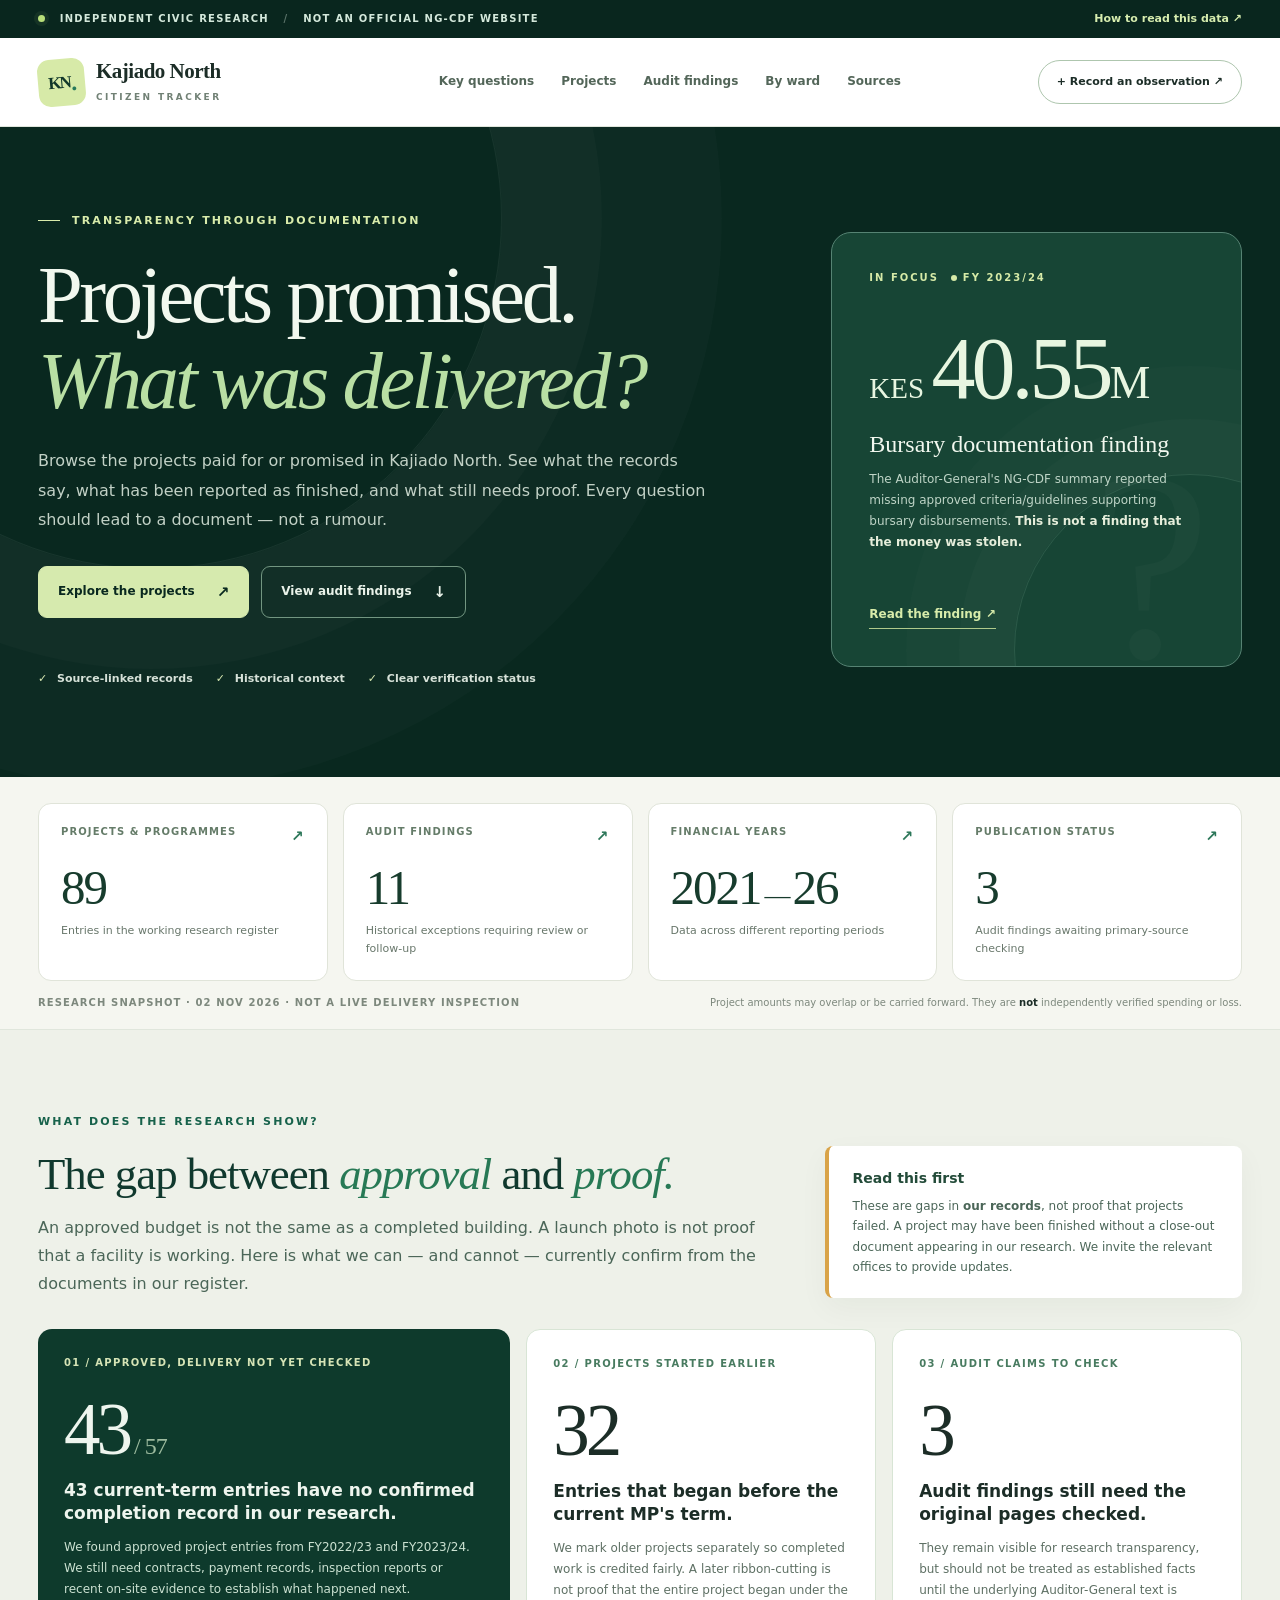
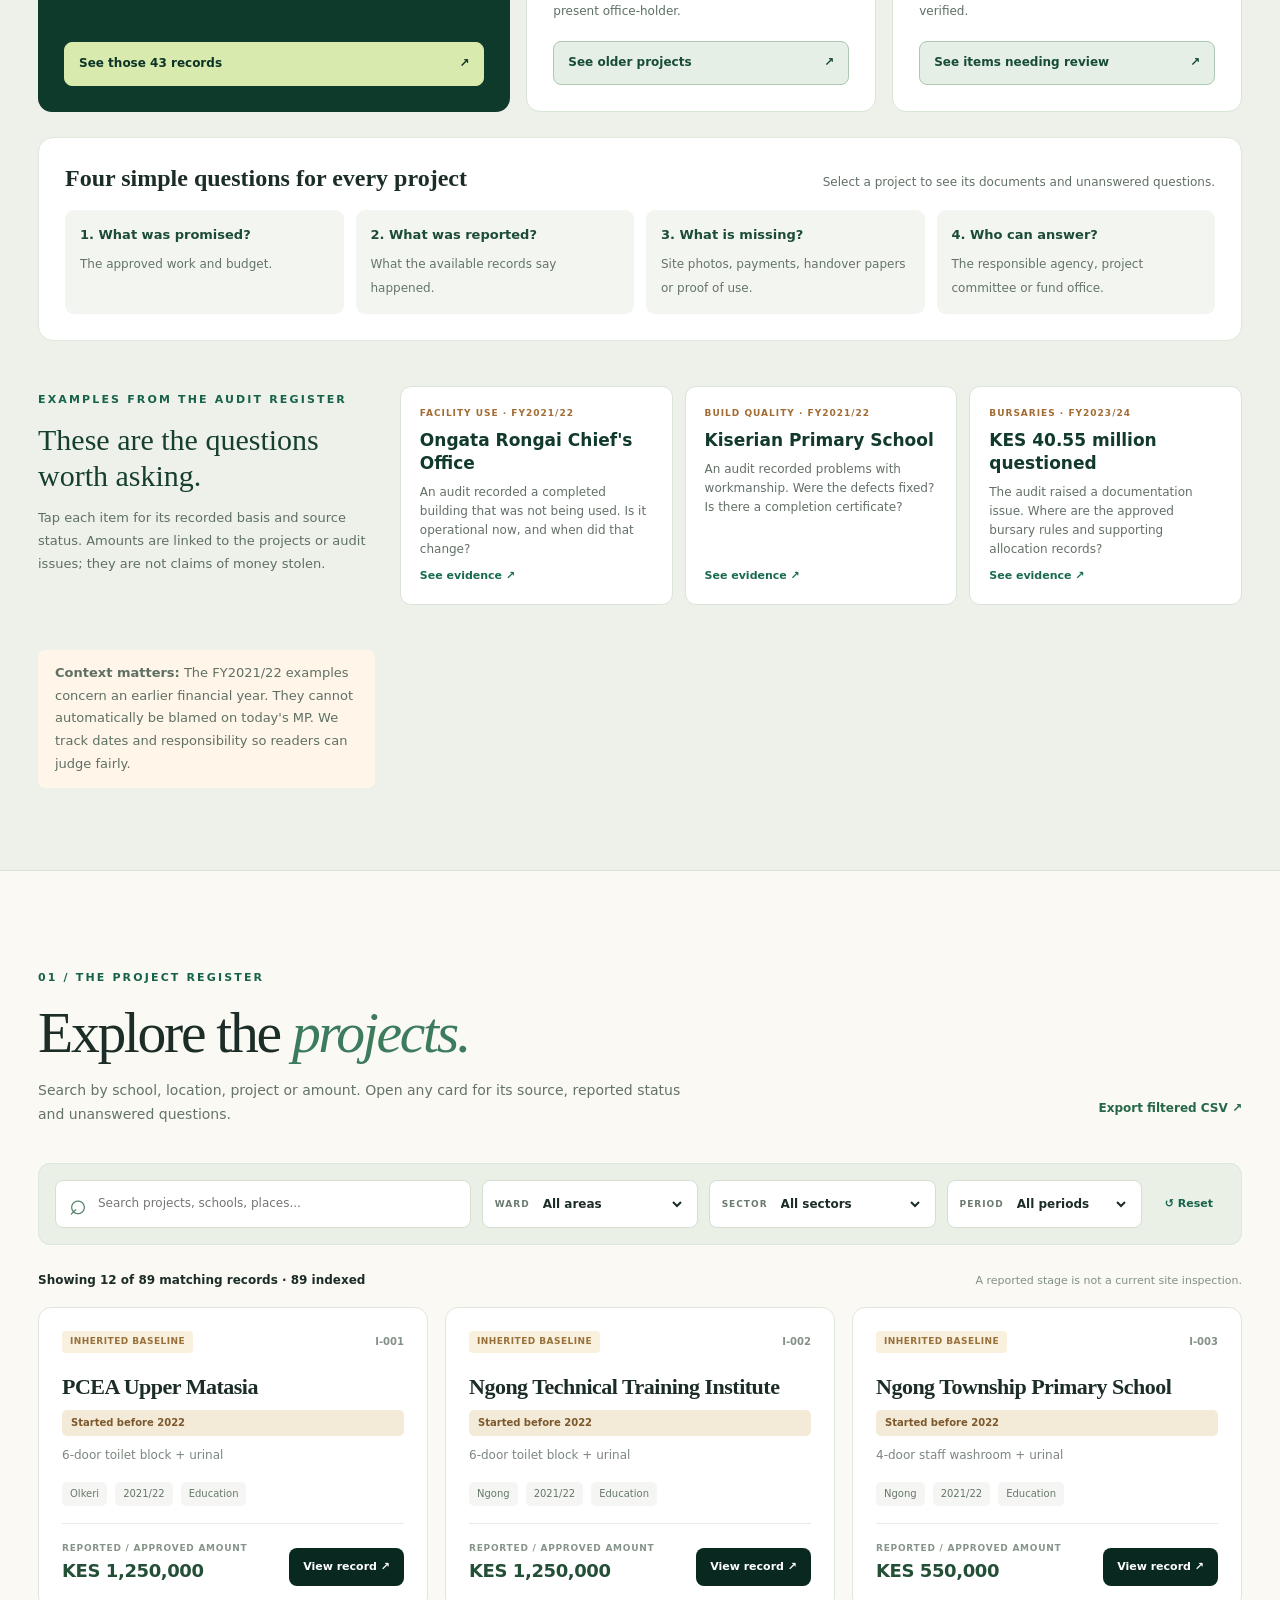
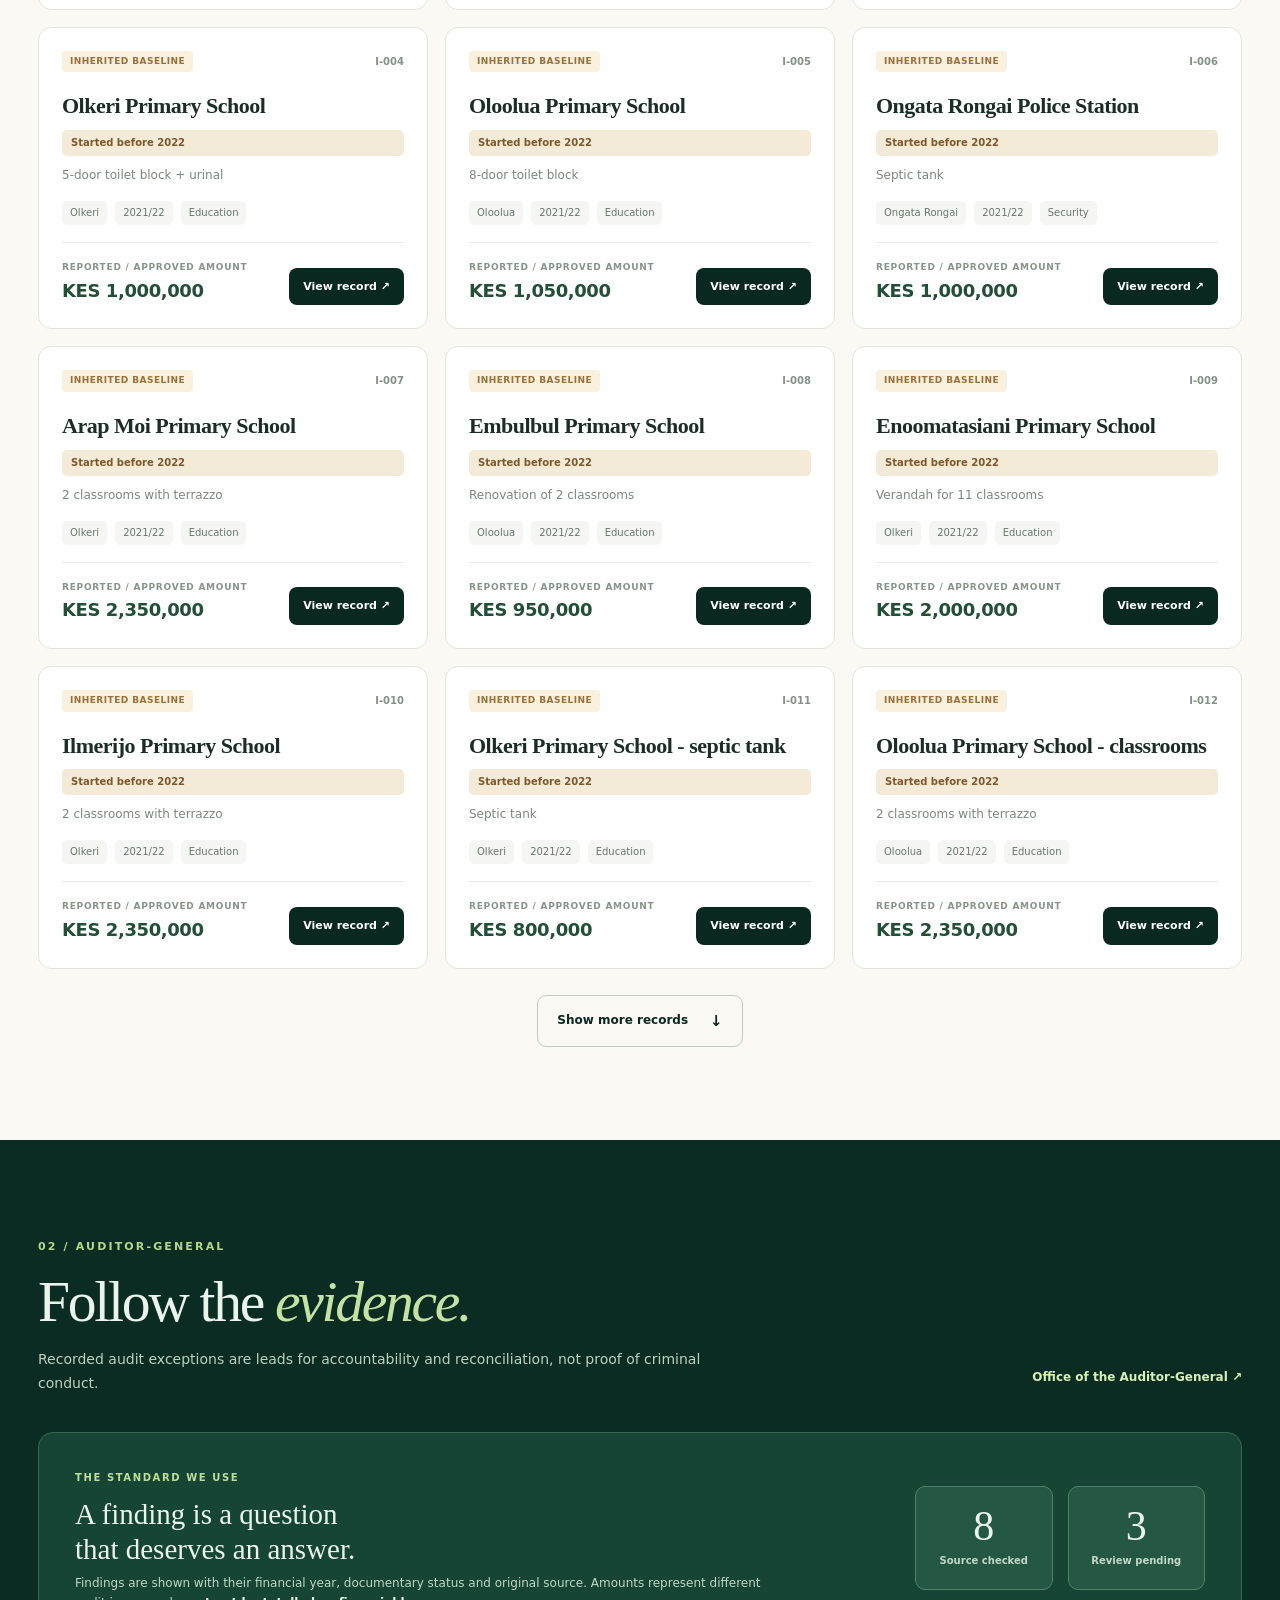
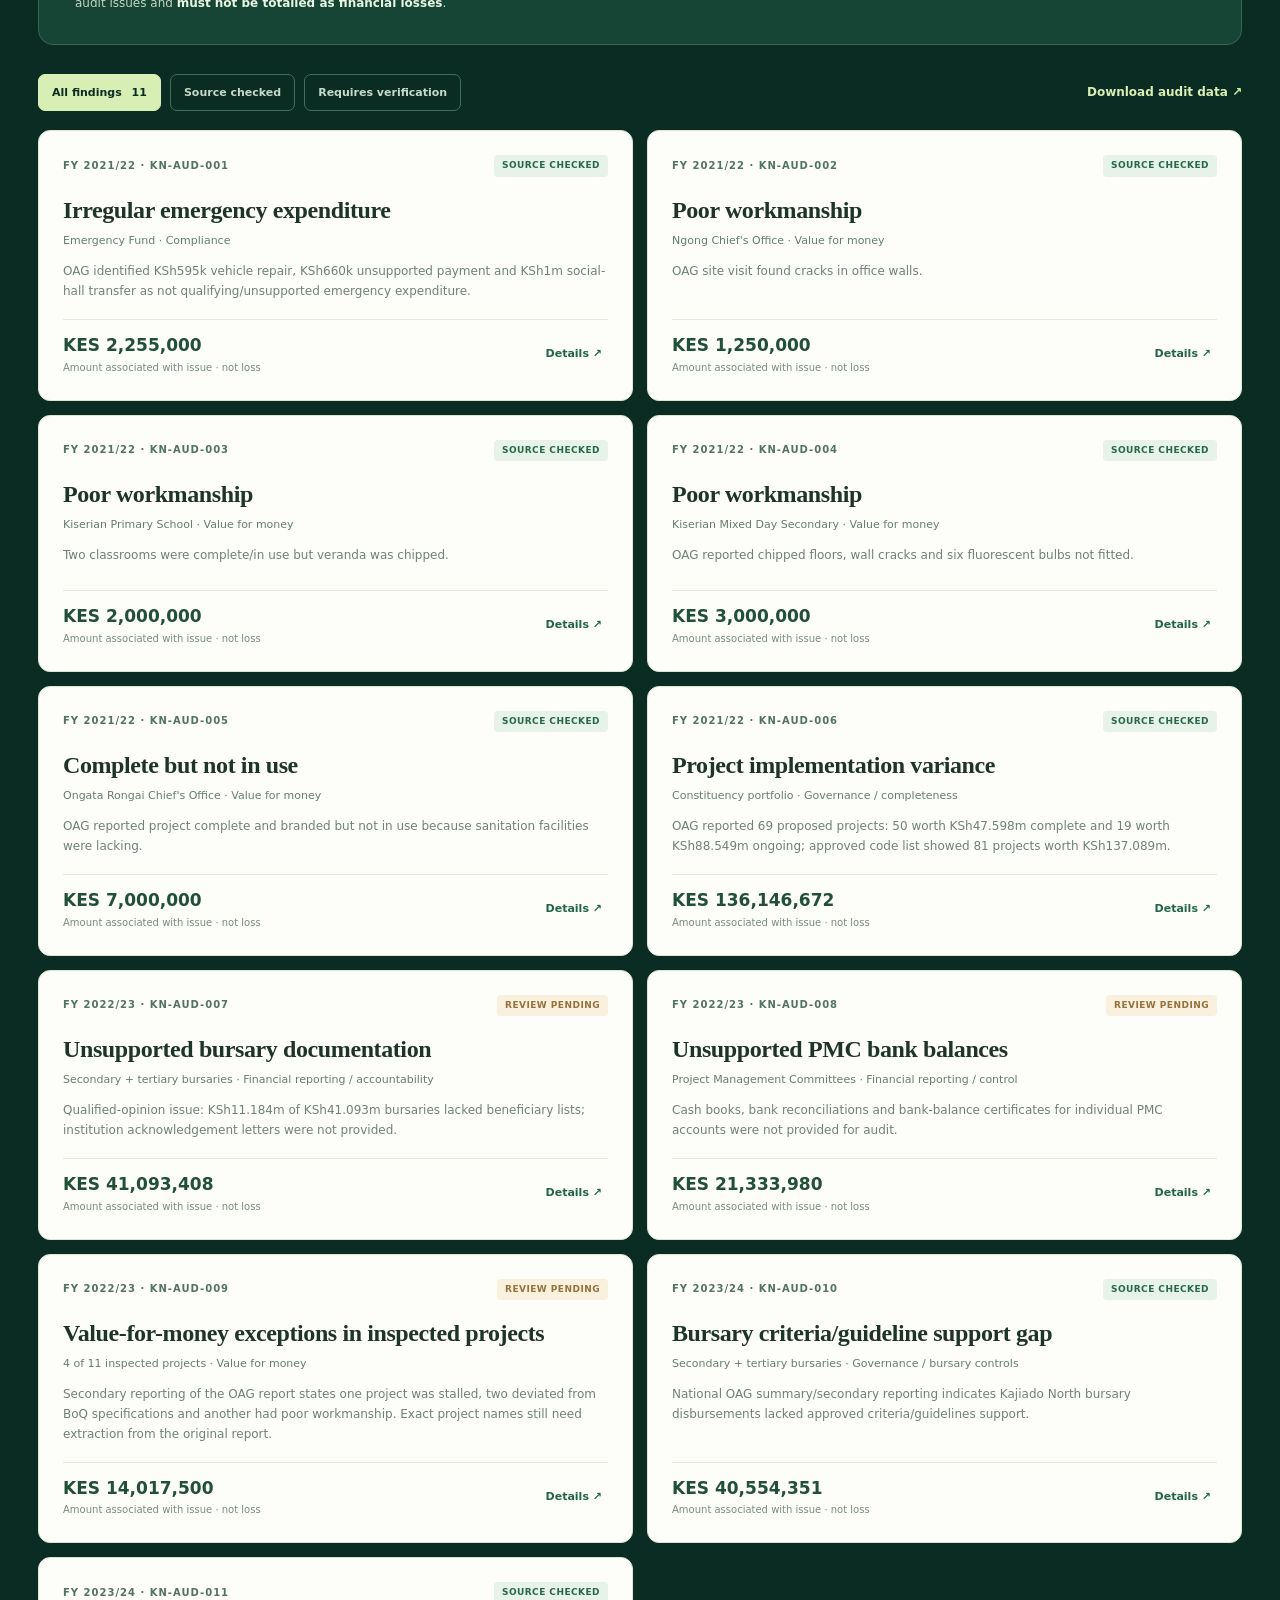
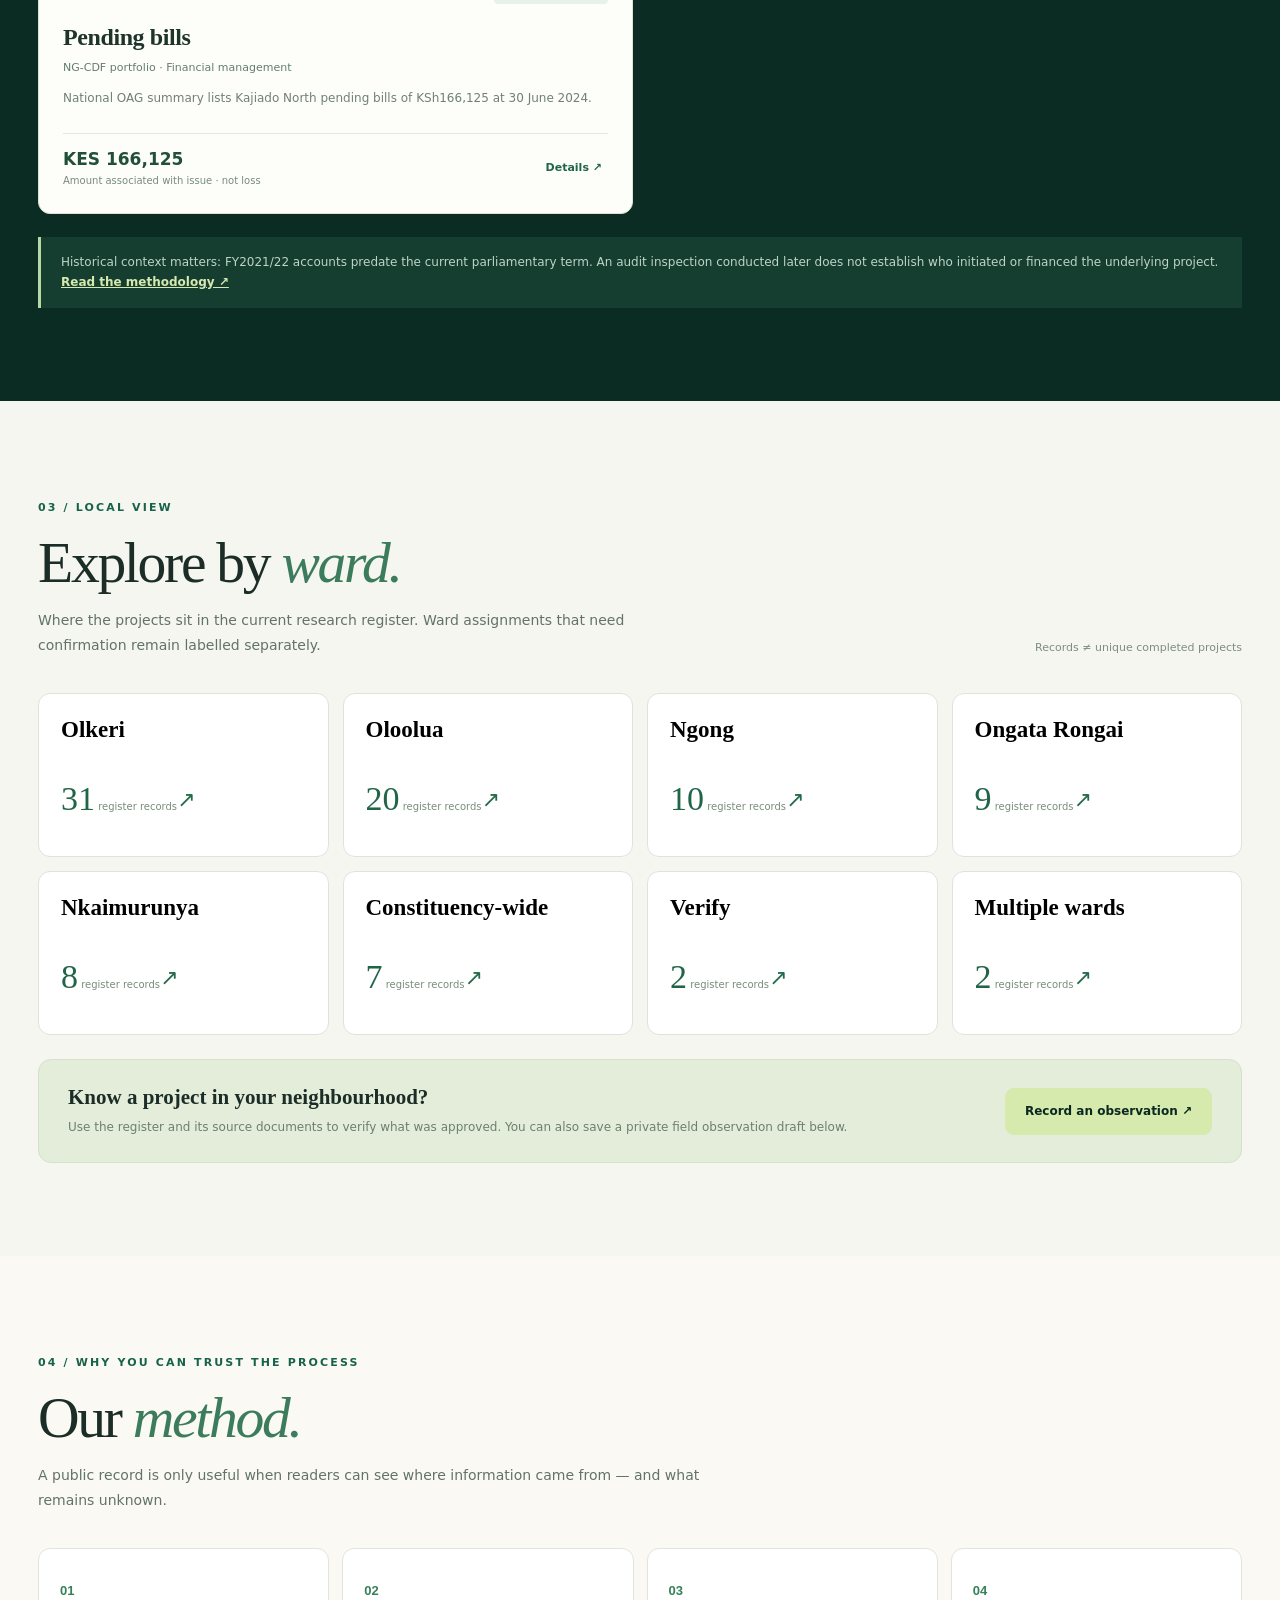
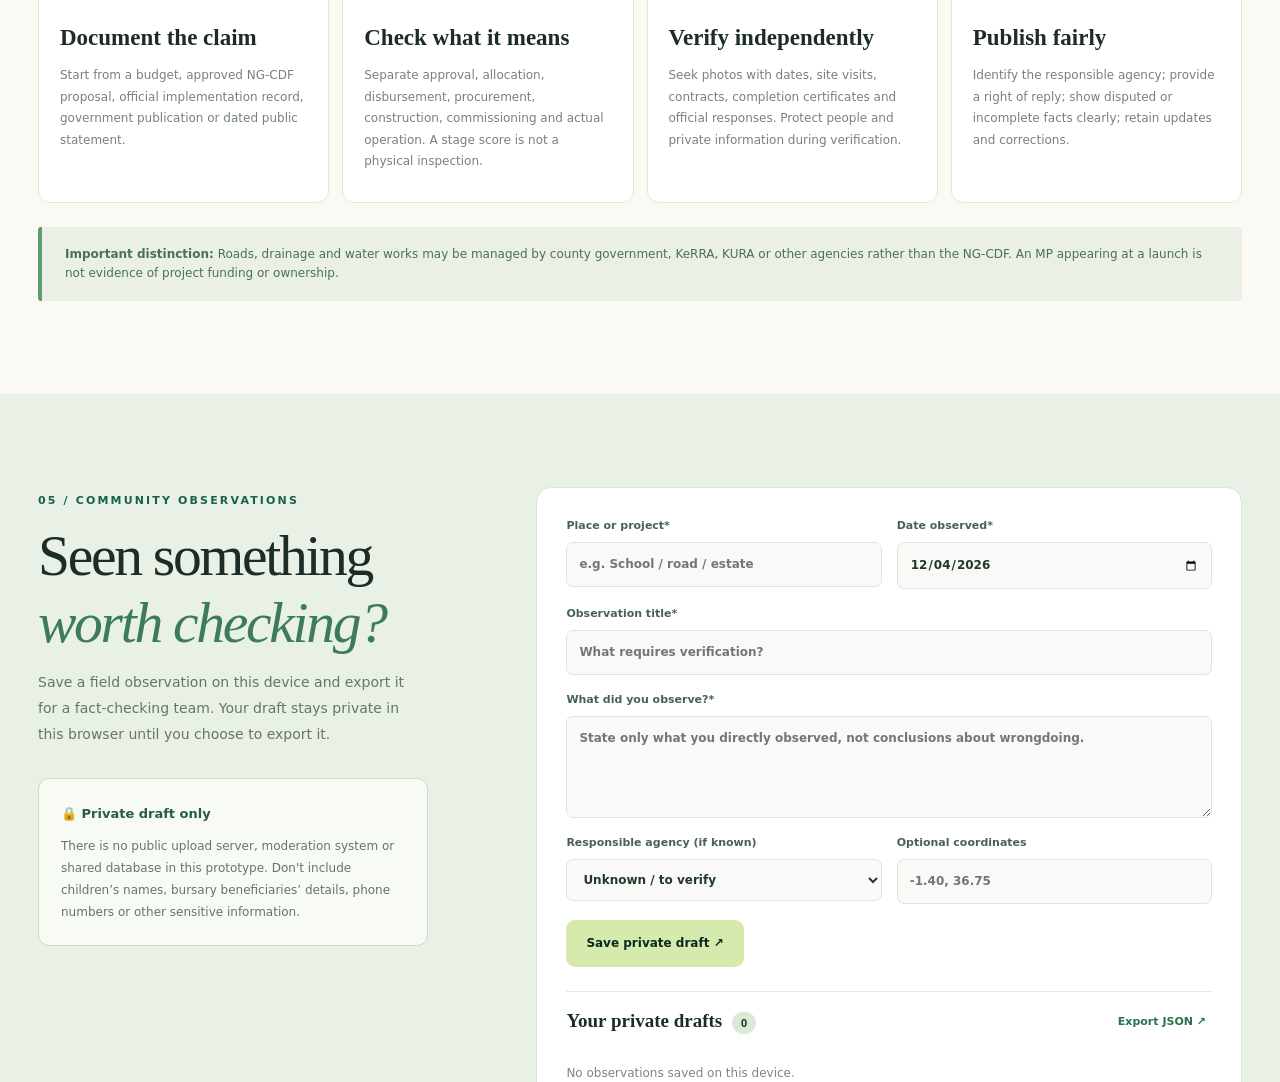
<file: index.html>
<!doctype html>
<html lang="en">
<head>
  <meta charset="utf-8">
  <meta name="viewport" content="width=device-width,initial-scale=1">
  <meta http-equiv="refresh" content="0;url=./kajiado-north-citizen-tracker/">
  <title>Kajiado North Citizen Tracker</title>
  <link rel="canonical" href="./kajiado-north-citizen-tracker/">
  <style>
    body{font-family:system-ui,-apple-system,BlinkMacSystemFont,"Segoe UI",sans-serif;background:#f6f7f1;color:#112f27;min-height:95vh;display:grid;place-items:center;padding:1rem;text-align:center}
    main{max-width:580px;padding:2rem;background:white;border-radius:20px;box-shadow:0 10px 40px #172e2812}
    a{display:inline-block;background:#146548;color:#fff;padding:.85rem 1.2rem;border-radius:9px;text-decoration:none;font-weight:650}
    p{line-height:1.65}
  </style>
</head>
<body>
<main>
  <h1>Kajiado North Citizen Tracker</h1>
  <p>Open the public research tracker to explore development project records, delivery questions and Auditor-General findings.</p>
  <p><a href="./kajiado-north-citizen-tracker/">Open the Citizen Tracker</a></p>
  <small>Independent civic research; not an official NG-CDF website.</small>
</main>
</body>
</html>
</file>
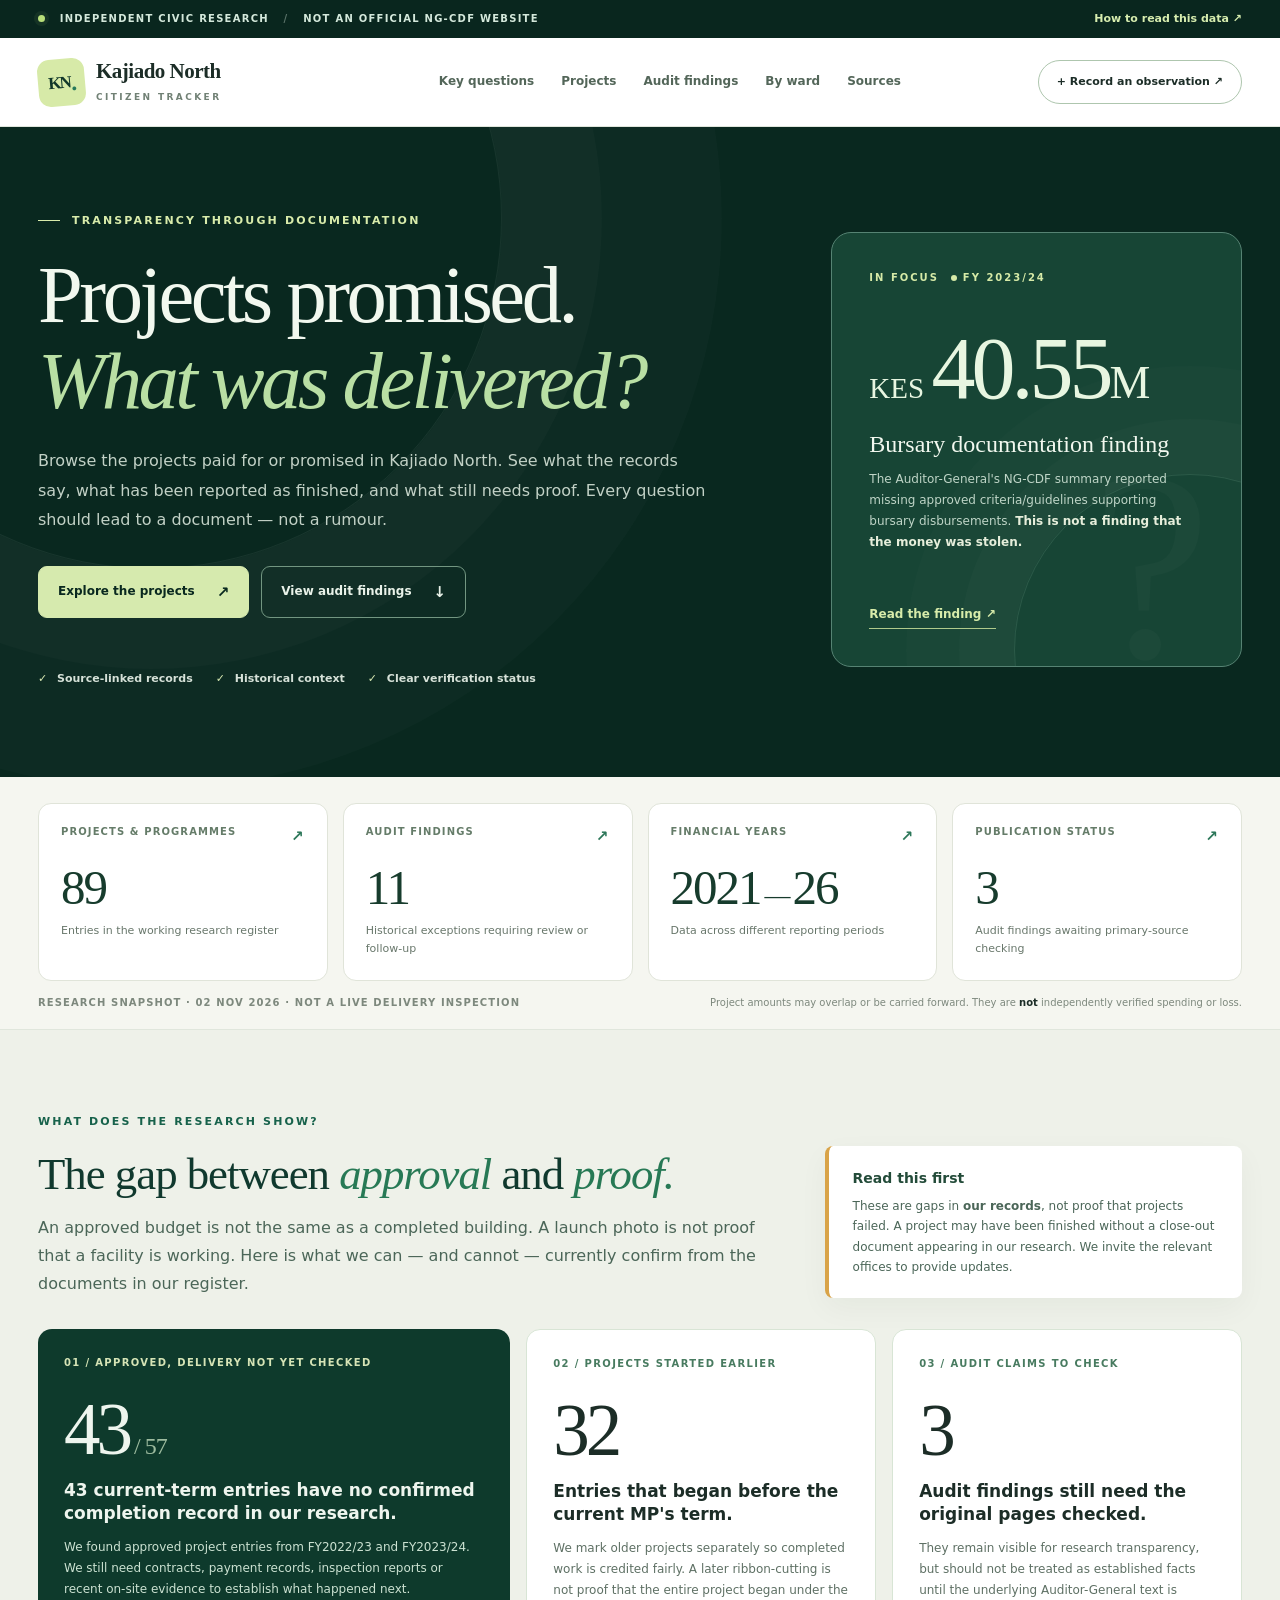
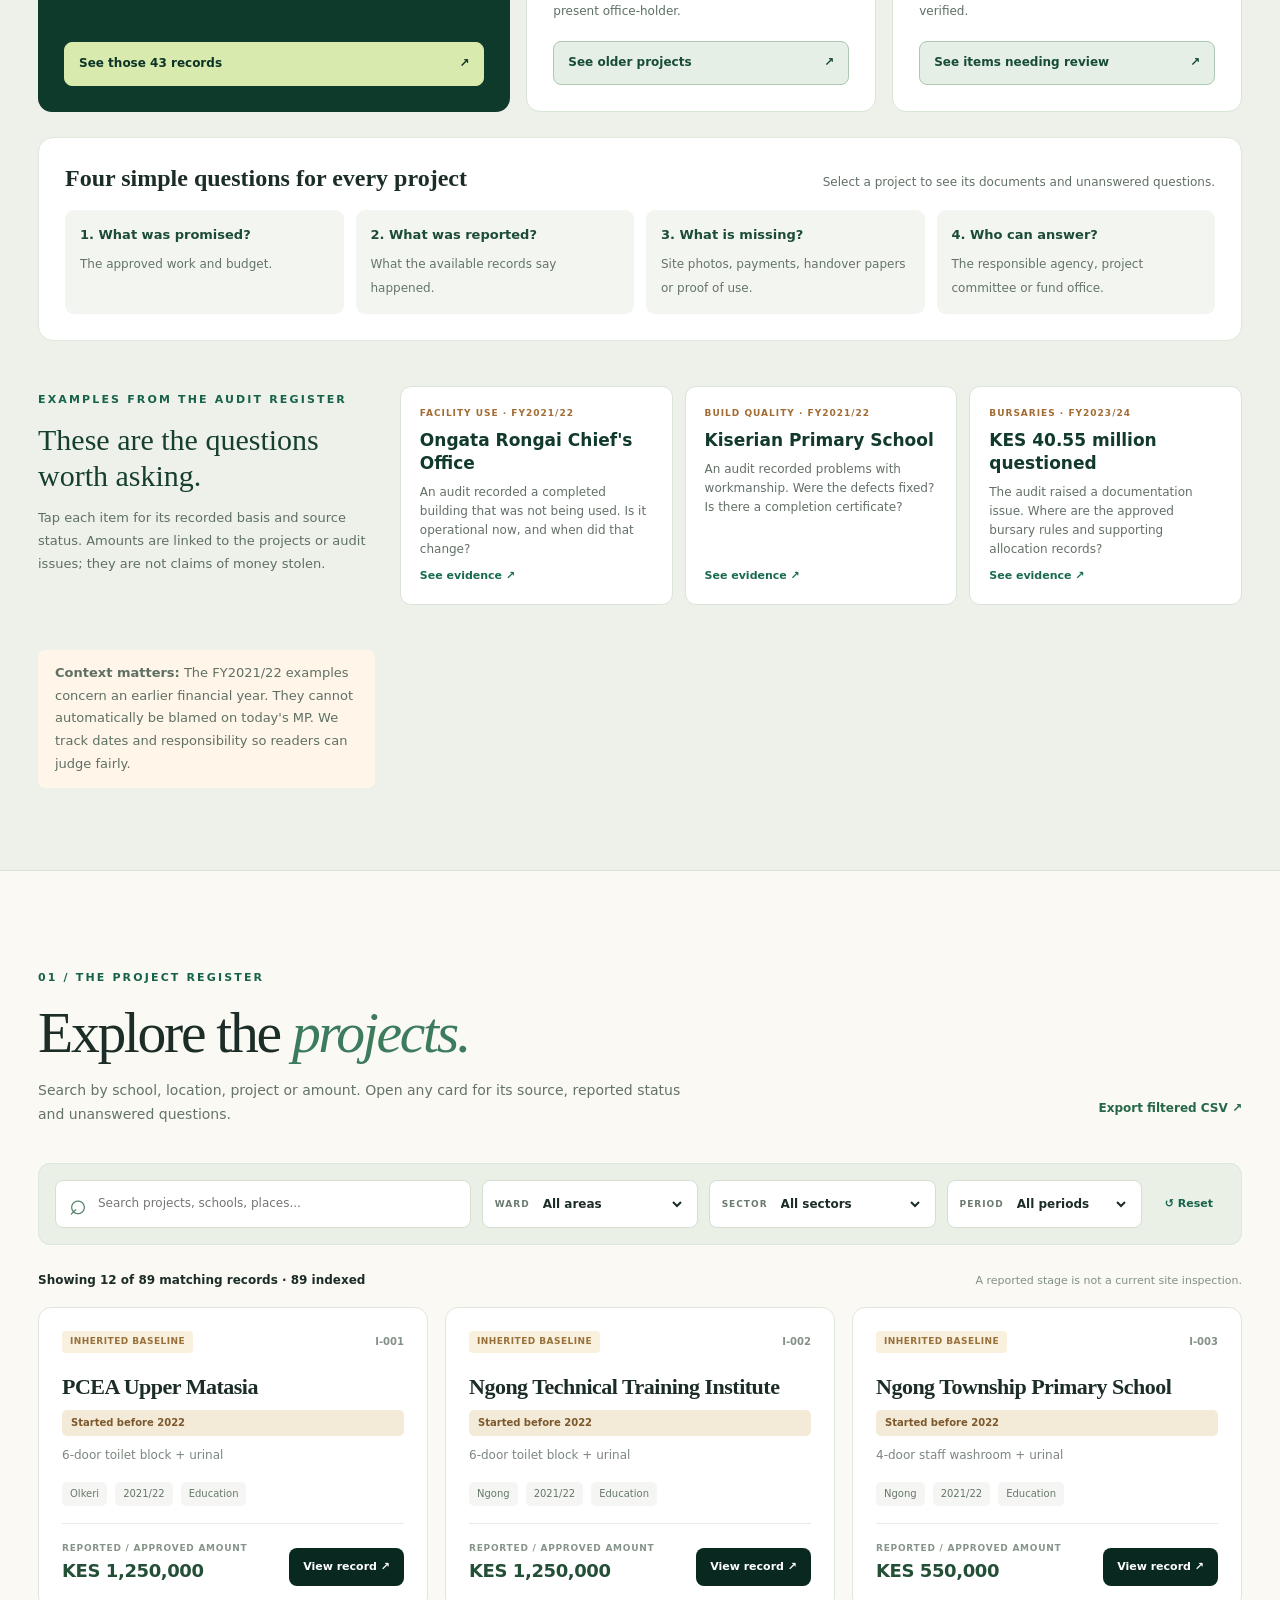
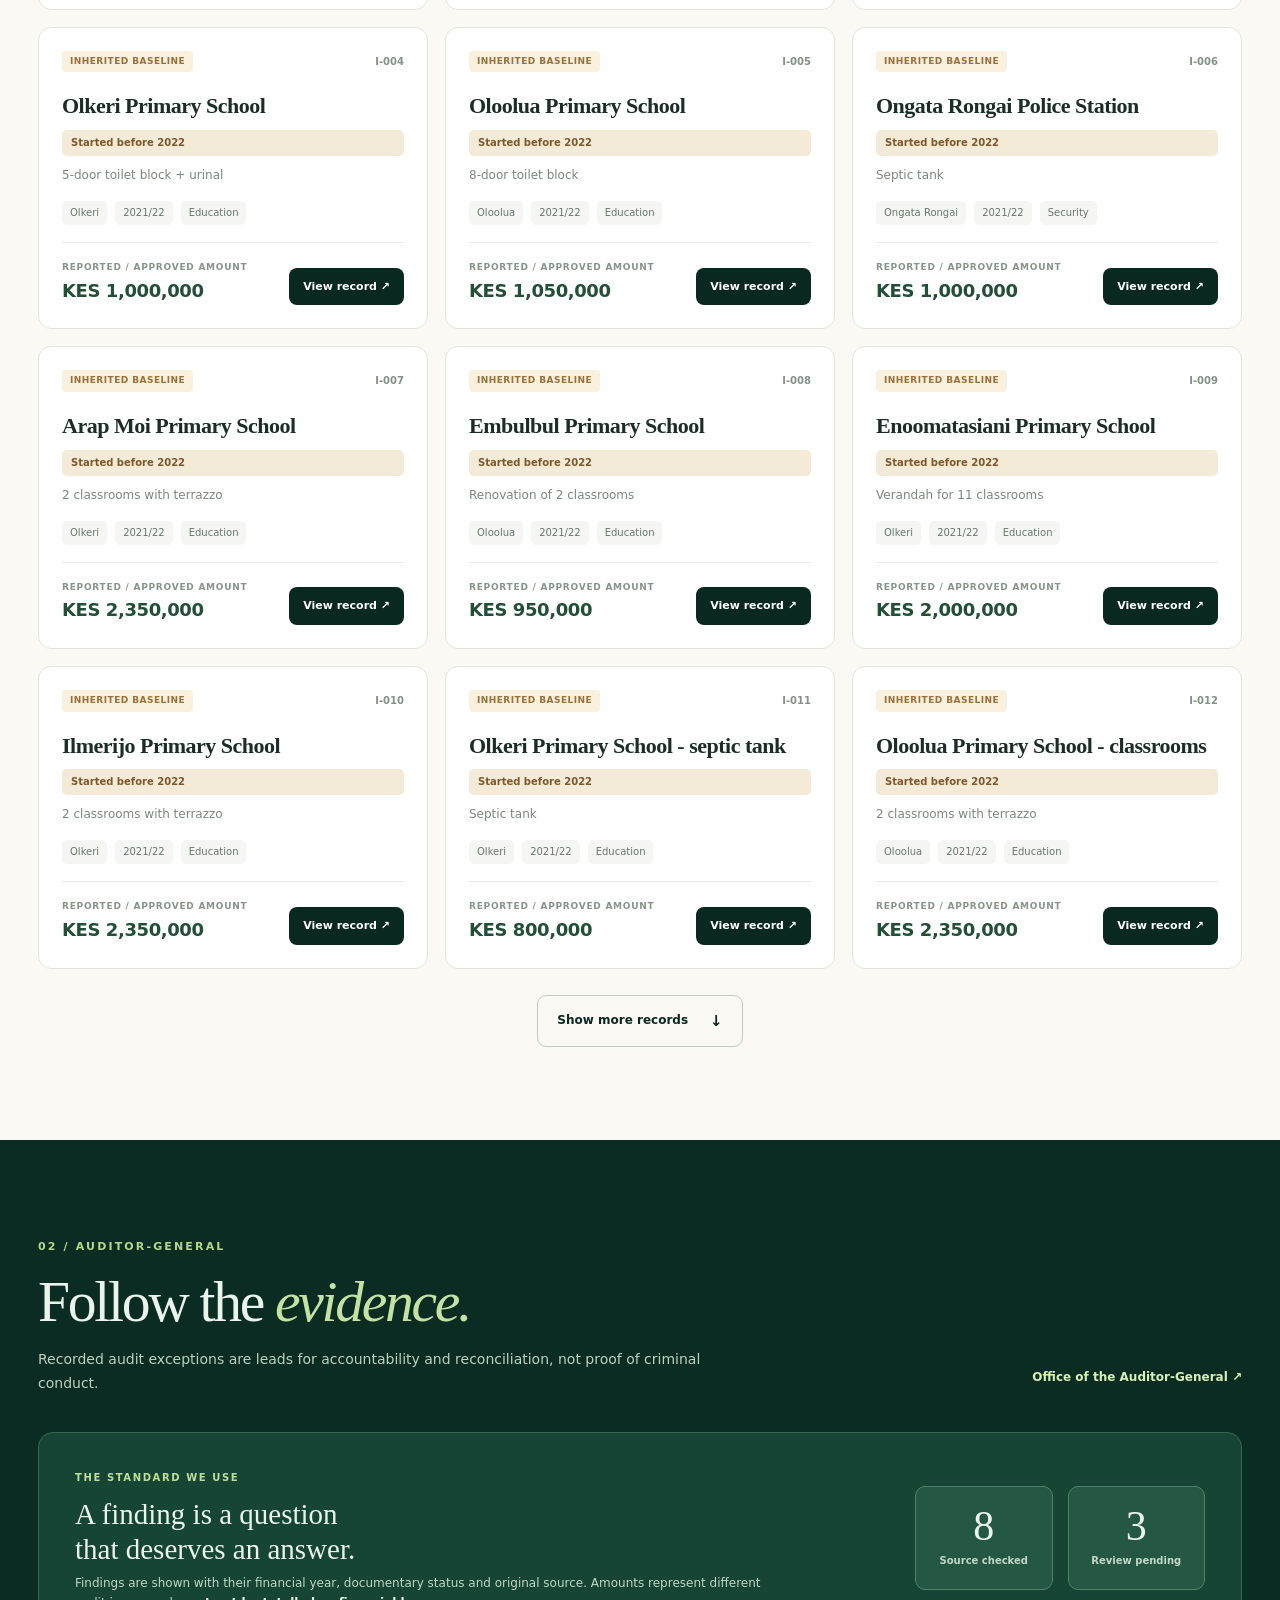
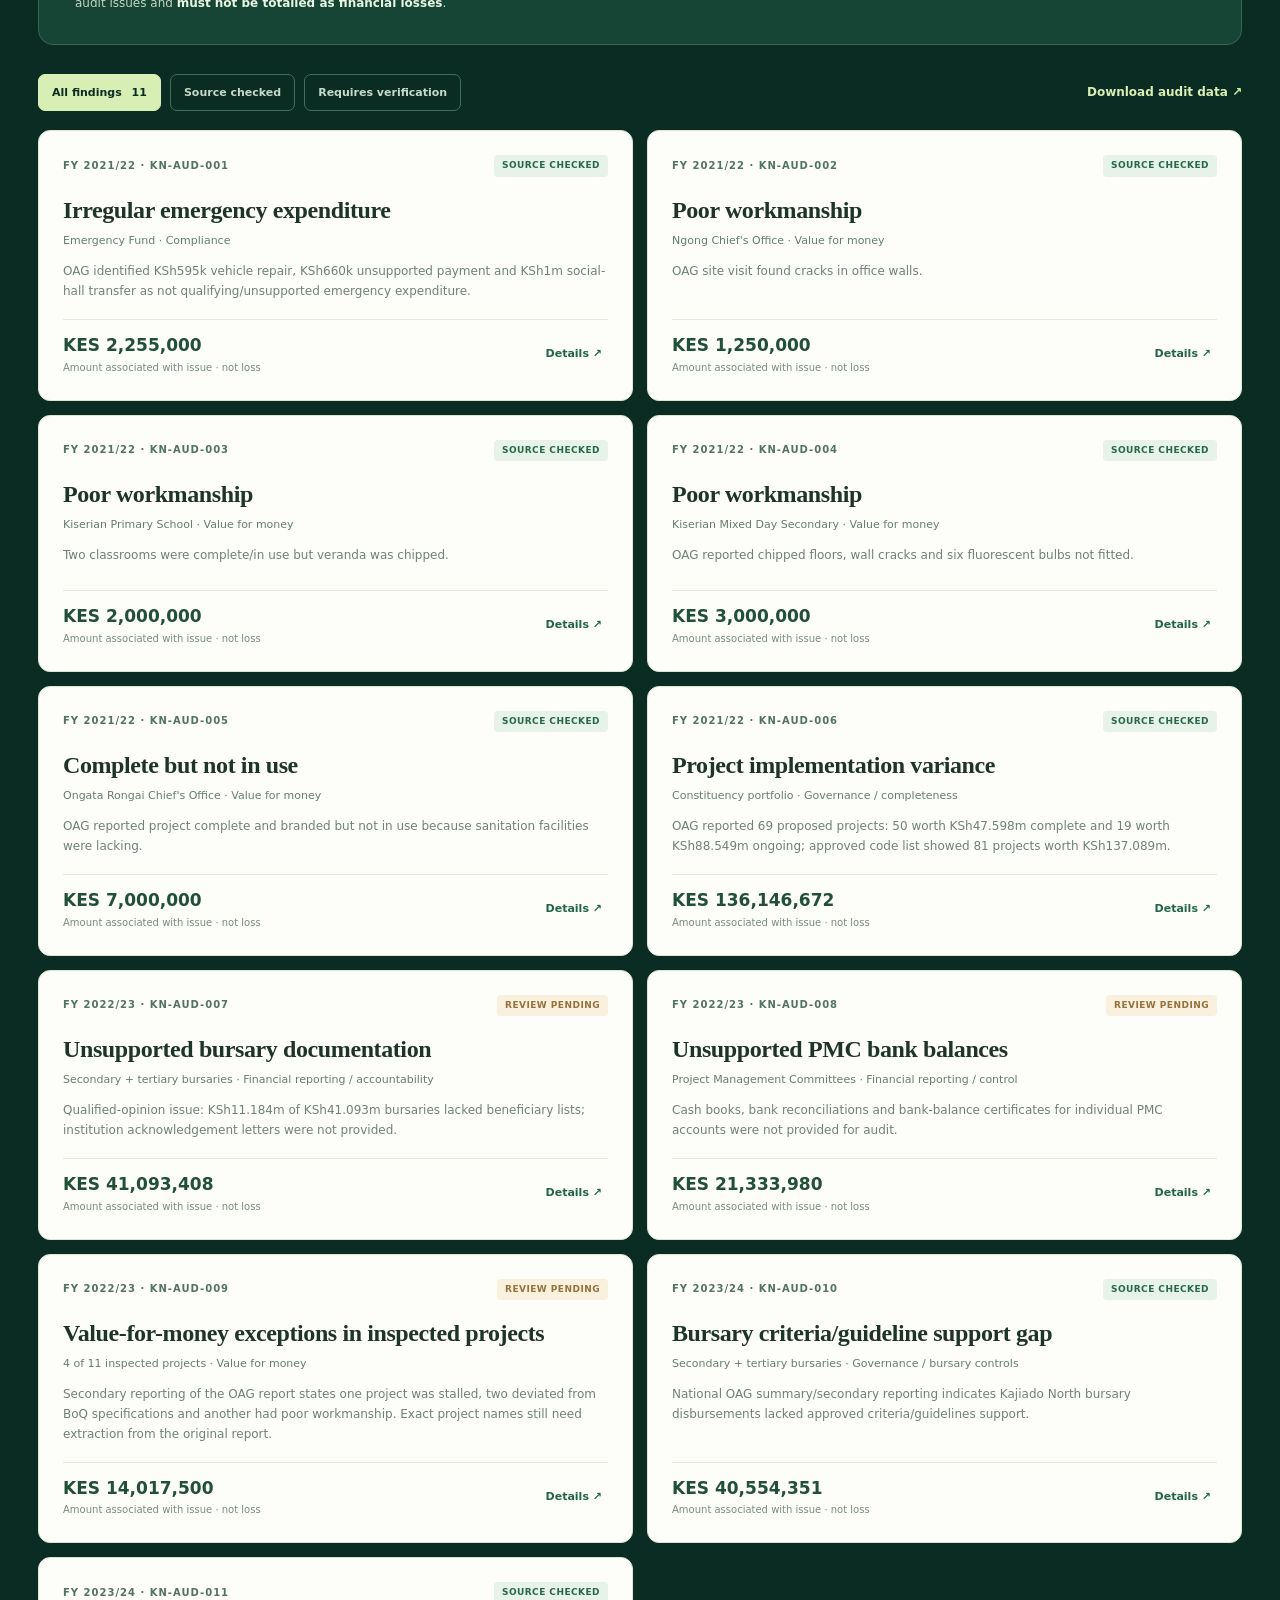
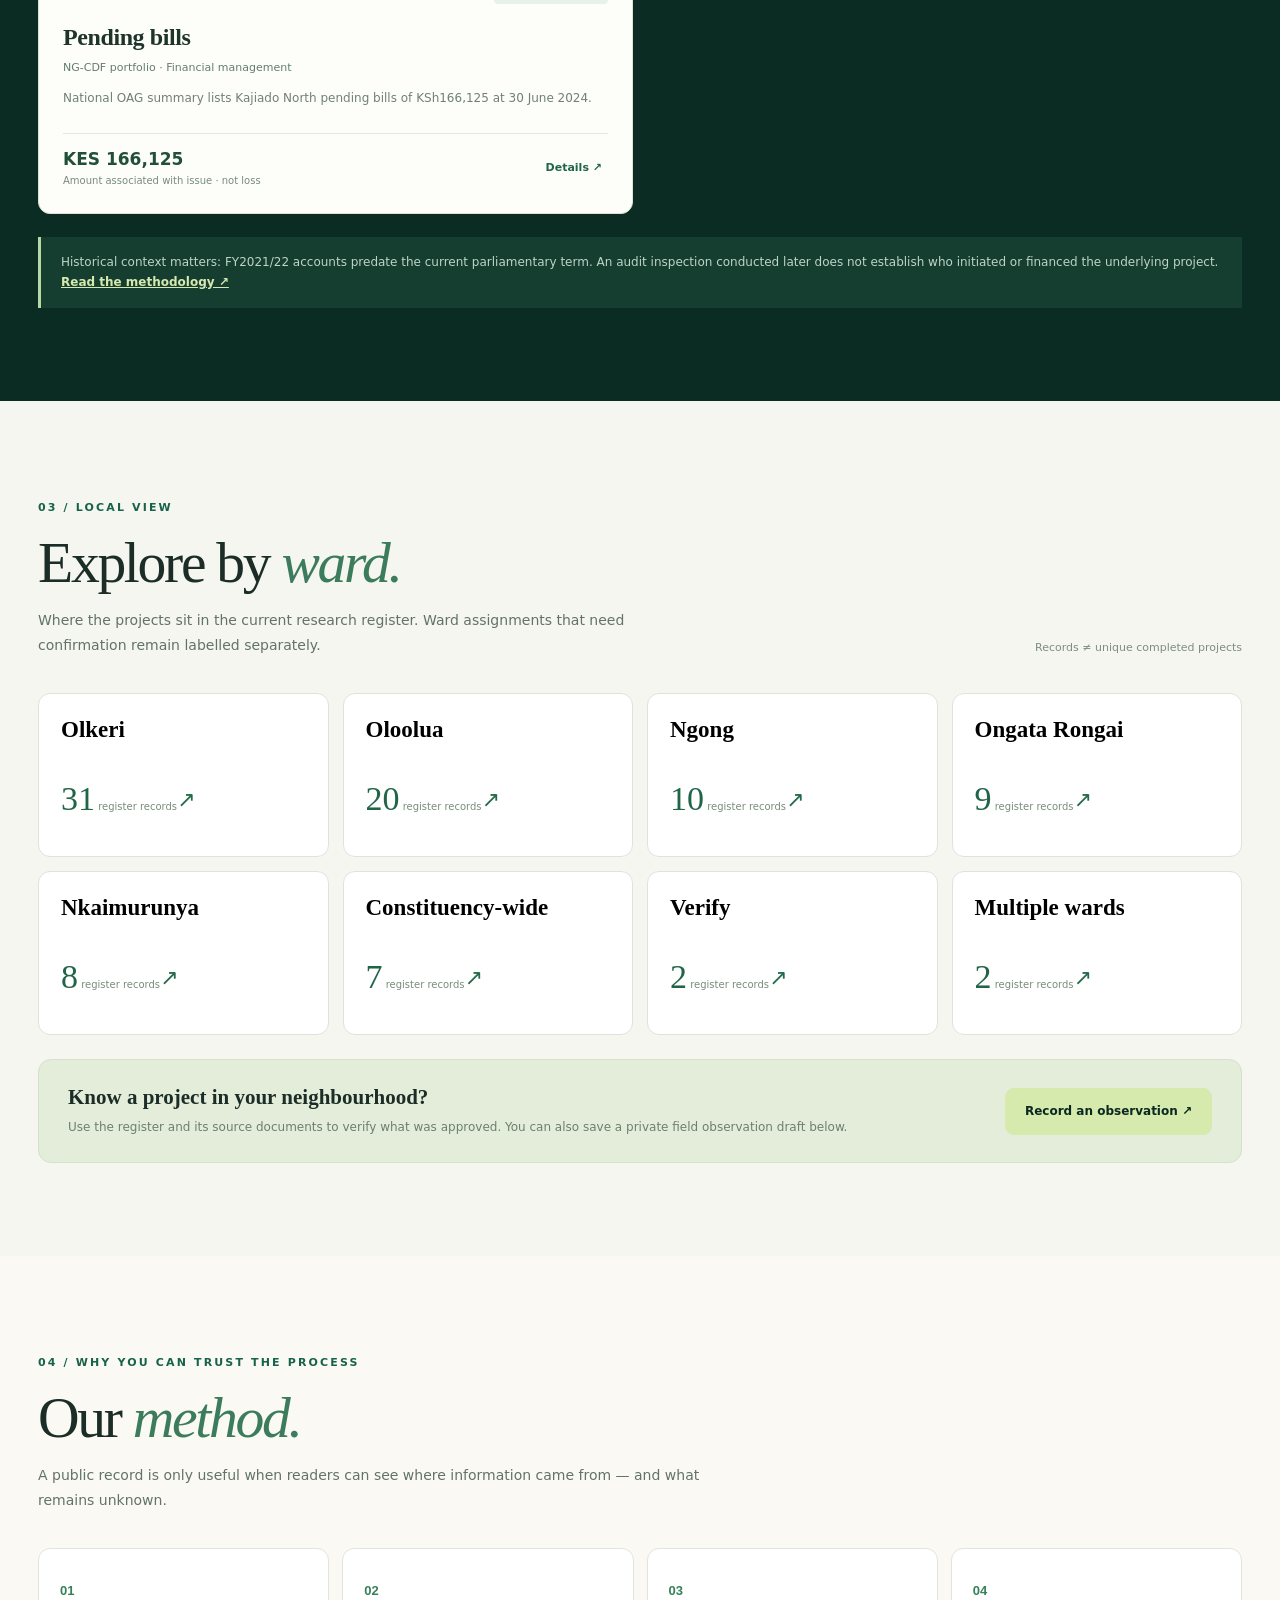
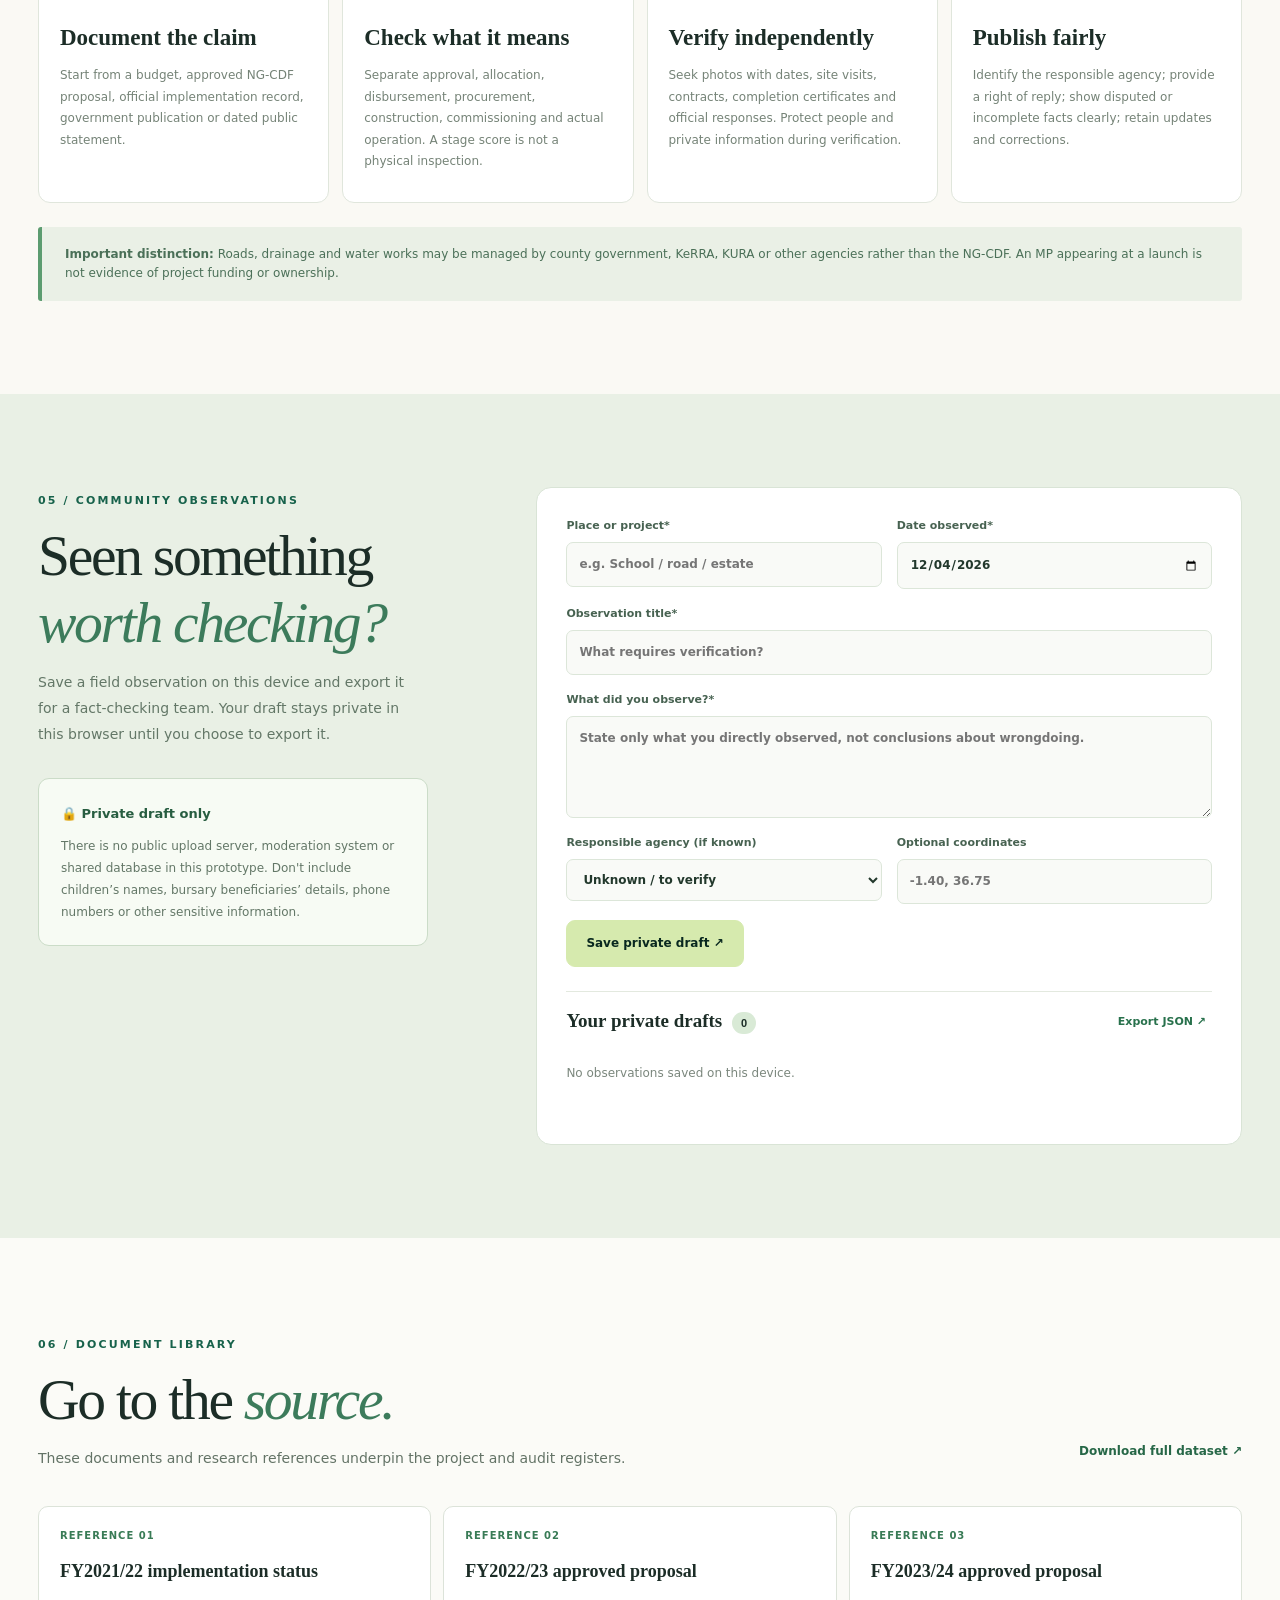
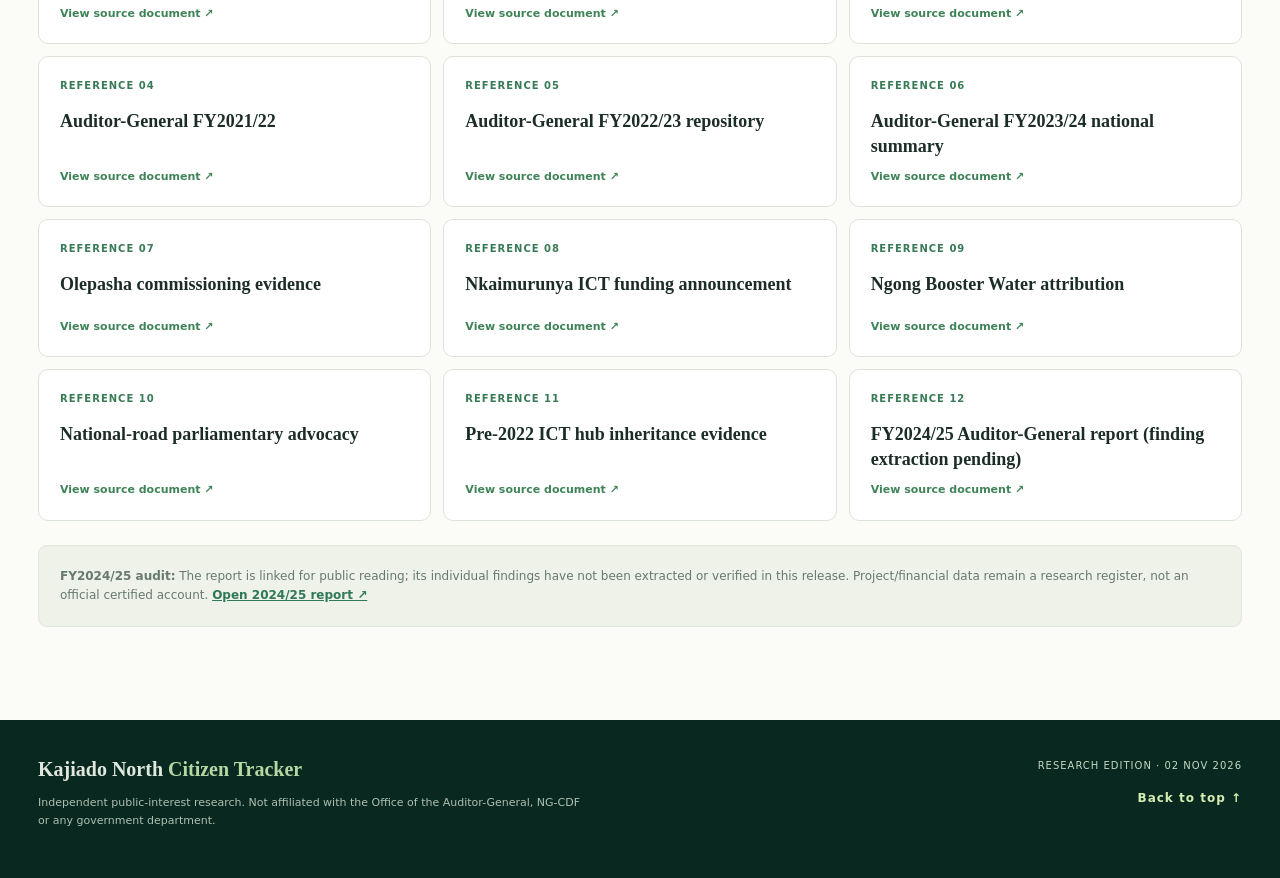
<file: kajiado-north-citizen-tracker/index.html>
<!DOCTYPE html>

<html lang="en">
<head>
<meta charset="utf-8"/>
<meta content="width=device-width,initial-scale=1.0" name="viewport"/>
<meta content="#09281f" name="theme-color"/>
<meta content="Explore public records of Kajiado North development projects, NG-CDF proposals and Auditor-General findings. Independent civic research platform." name="description"/>
<meta content="Kajiado North Citizen Tracker" property="og:title"/>
<meta content="What was approved. What the records show. What still needs verification." property="og:description"/>
<title>Kajiado North · Citizen Tracker</title>
<link href="style.css" rel="stylesheet"/>
</head>
<body>
<div class="notice"><div class="container notice-inner"><span><i class="pulse"></i> INDEPENDENT CIVIC RESEARCH <span class="notice-sep">/</span> NOT AN OFFICIAL NG-CDF WEBSITE</span><a href="#method">How to read this data <span aria-hidden="true">↗</span></a></div></div>
<header class="header"><div class="container head-inner"><a aria-label="Kajiado North Citizen Tracker home" class="brand" href="#top"><span class="brand-icon">KN<span class="brand-dot">.</span></span><span class="brand-name"><strong>Kajiado North</strong><small>CITIZEN TRACKER</small></span></a><nav aria-label="Main navigation" class="nav"><a href="#questions">Key questions</a><a href="#projects">Projects</a><a href="#audit">Audit findings</a><a href="#wards">By ward</a><a href="#sources">Sources</a></nav><a class="header-cta" href="#report">+ Record an observation <span aria-hidden="true">↗</span></a><button aria-expanded="false" aria-label="Open menu" class="menu-toggle js-only" id="menuToggle">☰</button><details class="fallback-mobile-menu no-js-only"><summary aria-label="Open sections">☰ Sections</summary><nav><a href="#questions">Key questions</a><a href="#projects">Projects</a><a href="#audit">Audit findings</a><a href="#wards">By ward</a><a href="#sources">Sources</a><a href="#report">Observations</a></nav></details></div><div class="mobile-nav" id="mobileNav"><a href="#questions">Key questions</a><a href="#projects">Projects</a><a href="#audit">Audit findings</a><a href="#wards">By ward</a><a href="#sources">Sources</a><a href="#report">Record an observation</a></div></header>
<main id="top">
<section class="hero"><div class="container hero-grid"><div class="hero-left"><div class="section-tag"><span class="tag-line"></span> TRANSPARENCY THROUGH DOCUMENTATION</div><h1>Projects promised.<br/><em>What was delivered?</em></h1><p class="hero-lead">Browse the projects paid for or promised in Kajiado North. See what the records say, what has been reported as finished, and what still needs proof. Every question should lead to a document — not a rumour.</p><div class="hero-actions"><a class="button primary" href="#projects">Explore the projects <span>↗</span></a><a class="button ghost" href="#audit">View audit findings <span>↓</span></a></div><div class="hero-trust"><span><i>✓</i> Source-linked records</span><span><i>✓</i> Historical context</span><span><i>✓</i> Clear verification status</span></div></div><aside class="hero-card"><span class="kicker">IN FOCUS <span class="small-circle"></span> FY 2023/24</span><div class="hero-amount">KES <strong>40.55<span>M</span></strong></div><h2>Bursary documentation finding</h2><p>The Auditor-General's NG-CDF summary reported missing approved criteria/guidelines supporting bursary disbursements. <b>This is not a finding that the money was stolen.</b></p><a href="#audit" id="spotlightLink">Read the finding <span>↗</span></a><div class="hero-watermark">?</div></aside></div></section>
<section class="stats-section"><div class="container"><div class="stats-grid"><div class="stat"><div class="stat-top">PROJECTS &amp; PROGRAMMES <span>↗</span></div><div class="stat-number" id="projectKpi">89</div><p>Entries in the working research register</p></div><div class="stat"><div class="stat-top">AUDIT FINDINGS <span>↗</span></div><div class="stat-number" id="auditKpi">11</div><p>Historical exceptions requiring review or follow-up</p></div><div class="stat"><div class="stat-top">FINANCIAL YEARS <span>↗</span></div><div class="stat-number">2021<span class="stat-small">—</span>26</div><p>Data across different reporting periods</p></div><div class="stat"><div class="stat-top">PUBLICATION STATUS <span>↗</span></div><div class="stat-number" id="reviewKpi">3</div><p>Audit findings awaiting primary-source checking</p></div></div><div class="stats-foot"><span>RESEARCH SNAPSHOT · 02 NOV 2026 · NOT A LIVE DELIVERY INSPECTION</span><span>Project amounts may overlap or be carried forward. They are <b>not</b> independently verified spending or loss.</span></div></div></section>

<section class="questions-section section" id="questions" aria-labelledby="questionsTitle"><div class="container">
  <div class="questions-header"><div><span class="eyebrow">WHAT DOES THE RESEARCH SHOW?</span><h2 id="questionsTitle">The gap between <em>approval</em> and <em>proof.</em></h2><p>An approved budget is not the same as a completed building. A launch photo is not proof that a facility is working. Here is what we can — and cannot — currently confirm from the documents in our register.</p></div><div class="read-this"><strong>Read this first</strong><p>These are gaps in <b>our records</b>, not proof that projects failed. A project may have been finished without a close-out document appearing in our research. We invite the relevant offices to provide updates.</p></div></div>
  <div class="questions-metrics">
    <article class="question-metric most-important"><div class="metric-top">01 / APPROVED, DELIVERY NOT YET CHECKED</div><div class="question-num">43<span> / 57</span></div><h3>43 current-term entries have no confirmed completion record in our research.</h3><p>We found approved project entries from FY2022/23 and FY2023/24. We still need contracts, payment records, inspection reports or recent on-site evidence to establish what happened next.</p><button class="gap-action" data-show-gap="unknown" type="button">See those 43 records <span>↗</span></button></article>
    <article class="question-metric"><div class="metric-top">02 / PROJECTS STARTED EARLIER</div><div class="question-num">32</div><h3>Entries that began before the current MP's term.</h3><p>We mark older projects separately so completed work is credited fairly. A later ribbon-cutting is not proof that the entire project began under the present office-holder.</p><button class="gap-action" data-show-gap="inherited" type="button">See older projects <span>↗</span></button></article>
    <article class="question-metric"><div class="metric-top">03 / AUDIT CLAIMS TO CHECK</div><div class="question-num">3</div><h3>Audit findings still need the original pages checked.</h3><p>They remain visible for research transparency, but should not be treated as established facts until the underlying Auditor-General text is verified.</p><a class="gap-action" href="#audit" data-pending-audits="true">See items needing review <span>↗</span></a></article>
  </div>
  <div class="four-step"><div class="four-step-head"><h3>Four simple questions for every project</h3><p>Select a project to see its documents and unanswered questions.</p></div><div class="four-step-grid"><div><b>1. What was promised?</b><span>The approved work and budget.</span></div><div><b>2. What was reported?</b><span>What the available records say happened.</span></div><div><b>3. What is missing?</b><span>Site photos, payments, handover papers or proof of use.</span></div><div><b>4. Who can answer?</b><span>The responsible agency, project committee or fund office.</span></div></div></div>
  <div class="questions-examples"><div><span class="eyebrow">EXAMPLES FROM THE AUDIT REGISTER</span><h3>These are the questions worth asking.</h3><p>Tap each item for its recorded basis and source status. Amounts are linked to the projects or audit issues; they are not claims of money stolen.</p></div><div class="examples-grid">
    <button type="button" data-open-audit="KN-AUD-005" class="example"><span>FACILITY USE · FY2021/22</span><b>Ongata Rongai Chief's Office</b><small>An audit recorded a completed building that was not being used. Is it operational now, and when did that change?</small><em>See evidence ↗</em></button>
    <button type="button" data-open-audit="KN-AUD-003" class="example"><span>BUILD QUALITY · FY2021/22</span><b>Kiserian Primary School</b><small>An audit recorded problems with workmanship. Were the defects fixed? Is there a completion certificate?</small><em>See evidence ↗</em></button>
    <button type="button" data-open-audit="KN-AUD-010" class="example"><span>BURSARIES · FY2023/24</span><b>KES 40.55 million questioned</b><small>The audit raised a documentation issue. Where are the approved bursary rules and supporting allocation records?</small><em>See evidence ↗</em></button>
  </div>
  <p class="historical-caution"><b>Context matters:</b> The FY2021/22 examples concern an earlier financial year. They cannot automatically be blamed on today's MP. We track dates and responsibility so readers can judge fairly.</p>
</div></section>
<section class="section" id="projects"><div class="container"><div class="section-heading"><div><span class="eyebrow">01 / THE PROJECT REGISTER</span><h2>Explore the <em>projects.</em></h2><p>Search by school, location, project or amount. Open any card for its source, reported status and unanswered questions.</p></div><button class="text-link js-only" id="exportProjects">Export filtered CSV ↗</button></div><div class="no-js-only compatibility-note"><strong>Browse-ready version:</strong> All 89 records and 11 audit findings are shown below. Tap <b>View record</b> or <b>Details</b> to expand a case without scripts. For live search, filters and exports, open the full website in Safari/Chrome or publish the folder on a web host.</div><div class="filters"><label class="search js-only"><span aria-hidden="true">⌕</span><input aria-label="Search projects" class="js-only" id="searchInput" placeholder="Search projects, schools, places..." type="search"/></label><label class="selectwrap js-only">WARD <select class="js-only" id="wardSelect"><option value="">All areas</option></select></label><label class="selectwrap js-only">SECTOR <select class="js-only" id="sectorSelect"><option value="">All sectors</option></select></label><label class="selectwrap js-only">PERIOD <select class="js-only" id="yearSelect"><option value="">All periods</option></select></label><button class="reset js-only" id="resetFilters" title="Clear filters">↺ Reset</button></div><div class="register-top"><span aria-live="polite" id="resultsCount">Loading records...</span><span class="muted">A reported stage is not a current site inspection.</span></div><div class="project-grid" id="projectGrid"><div class="ward-group-heading" id="ward-constituency-wide"><span>Constituency-wide</span><small>7 records</small></div><article class="project-card static-card" id="project-N23-018">
<div class="card-top"><span class="badge">RESEARCH REGISTER</span><span class="card-id">N23-018</span></div>
<h3>Kajiado North NG-CDF Strategic Plan</h3><p class="card-description">Prepare 5-year strategic plan</p>
<div class="card-subtags"><span>Constituency-wide</span><span>2022/23</span><span>Administration</span></div>
<div class="card-bottom"><div><small>Reported / approved amount</small><div class="card-money">KES 2,000,000</div></div><details class="fallback-detail"><summary class="card-open">View record ↓</summary><div class="static-panel"><dl class="static-fields"><div class="static-field"><dt>Year</dt><dd>2022/23</dd></div><div class="static-field"><dt>Ward</dt><dd>Constituency-wide</dd></div><div class="static-field"><dt>Sector</dt><dd>Administration</dd></div><div class="static-field"><dt>Reported stage</dt><dd>New</dd></div><div class="static-field"><dt>Attribution / funder</dt><dd>NG-CDF</dd></div><div class="static-field"><dt>Source basis</dt><dd>Official approved proposal</dd></div></dl><div class="static-note"><b>Recorded status</b><p>Approved; downstream procurement/payment/physical status still being reconciled</p></div><div class="static-note"><b>Open question</b><p>Needs tender, PMC, payment and physical-status reconciliation</p></div><div class="static-note disclaimer">The published allocation or reported stage does not prove actual spending or current physical progress.</div><div class="static-actions"><a class="static-source-link" href="https://kajiado-north.ngcdf.go.ke/wp-content/uploads/2024/09/3_Kajiado-North.pdf" rel="noopener noreferrer">Primary document ↗</a></div></div></details></div>
</article><article class="project-card static-card" id="project-N23-P01">
<div class="card-top"><span class="badge">RESEARCH REGISTER</span><span class="card-id">N23-P01</span></div>
<h3>Secondary-school bursaries</h3><p class="card-description">Bursary support to secondary-school students</p>
<div class="card-subtags"><span>Constituency-wide</span><span>2022/23</span><span>Education support</span></div>
<div class="card-bottom"><div><small>Reported / approved amount</small><div class="card-money">KES 28,750,000</div></div><details class="fallback-detail"><summary class="card-open">View record ↓</summary><div class="static-panel"><dl class="static-fields"><div class="static-field"><dt>Year</dt><dd>2022/23</dd></div><div class="static-field"><dt>Ward</dt><dd>Constituency-wide</dd></div><div class="static-field"><dt>Sector</dt><dd>Education support</dd></div><div class="static-field"><dt>Reported stage</dt><dd>New</dd></div><div class="static-field"><dt>Attribution / funder</dt><dd>NG-CDF</dd></div><div class="static-field"><dt>Source basis</dt><dd>Proposal + KNA + OAG</dd></div></dl><div class="static-note"><b>Recorded status</b><p>5,700+ students reported receiving KSh5,000 each in March 2023</p></div><div class="static-note"><b>Open question</b><p>FY22/23 OAG later identified missing beneficiary lists for part of total bursary expenditure and no institution acknowledgement letters</p></div><div class="static-note disclaimer">The published allocation or reported stage does not prove actual spending or current physical progress.</div><div class="static-actions"><a class="static-source-link" href="https://kajiado-north.ngcdf.go.ke/wp-content/uploads/2024/09/3_Kajiado-North.pdf" rel="noopener noreferrer">Primary document ↗</a><a class="static-source-link" href="https://www.kenyanews.go.ke/over-5700-students-in-kajiado-north-issued-with-bursaries/" rel="noopener noreferrer">Secondary evidence ↗</a></div></div></details></div>
</article><article class="project-card static-card" id="project-N23-P02">
<div class="card-top"><span class="badge">RESEARCH REGISTER</span><span class="card-id">N23-P02</span></div>
<h3>Tertiary bursaries</h3><p class="card-description">Bursary support to tertiary students</p>
<div class="card-subtags"><span>Constituency-wide</span><span>2022/23</span><span>Education support</span></div>
<div class="card-bottom"><div><small>Reported / approved amount</small><div class="card-money">KES 15,500,000</div></div><details class="fallback-detail"><summary class="card-open">View record ↓</summary><div class="static-panel"><dl class="static-fields"><div class="static-field"><dt>Year</dt><dd>2022/23</dd></div><div class="static-field"><dt>Ward</dt><dd>Constituency-wide</dd></div><div class="static-field"><dt>Sector</dt><dd>Education support</dd></div><div class="static-field"><dt>Reported stage</dt><dd>New</dd></div><div class="static-field"><dt>Attribution / funder</dt><dd>NG-CDF</dd></div><div class="static-field"><dt>Source basis</dt><dd>Official proposal + OAG</dd></div></dl><div class="static-note"><b>Recorded status</b><p>Tertiary support funded during term; exact beneficiary-by-beneficiary reconciliation pending</p></div><div class="static-note"><b>Open question</b><p>FY22/23 OAG identified support-document gaps in combined bursary expenditure</p></div><div class="static-note disclaimer">The published allocation or reported stage does not prove actual spending or current physical progress.</div><div class="static-actions"><a class="static-source-link" href="https://kajiado-north.ngcdf.go.ke/wp-content/uploads/2024/09/3_Kajiado-North.pdf" rel="noopener noreferrer">Primary document ↗</a><a class="static-source-link" href="https://libraryir.parliament.go.ke/handle/123456789/28429" rel="noopener noreferrer">Secondary evidence ↗</a></div></div></details></div>
</article><article class="project-card static-card" id="project-N23-P03">
<div class="card-top"><span class="badge">RESEARCH REGISTER</span><span class="card-id">N23-P03</span></div>
<h3>Driving-school programme</h3><p class="card-description">Driving school fees for 300 persons</p>
<div class="card-subtags"><span>Constituency-wide</span><span>2022/23</span><span>Youth</span></div>
<div class="card-bottom"><div><small>Reported / approved amount</small><div class="card-money">KES 3,500,000</div></div><details class="fallback-detail"><summary class="card-open">View record ↓</summary><div class="static-panel"><dl class="static-fields"><div class="static-field"><dt>Year</dt><dd>2022/23</dd></div><div class="static-field"><dt>Ward</dt><dd>Constituency-wide</dd></div><div class="static-field"><dt>Sector</dt><dd>Youth</dd></div><div class="static-field"><dt>Reported stage</dt><dd>New</dd></div><div class="static-field"><dt>Attribution / funder</dt><dd>NG-CDF</dd></div><div class="static-field"><dt>Source basis</dt><dd>Official proposal</dd></div></dl><div class="static-note"><b>Recorded status</b><p>Later annual driving cohorts reported; exact cohort-to-FY linkage needs reconciliation</p></div><div class="static-note"><b>Open question</b><p>Potential recurring programme; avoid double-counting beneficiaries across years</p></div><div class="static-note disclaimer">The published allocation or reported stage does not prove actual spending or current physical progress.</div><div class="static-actions"><a class="static-source-link" href="https://kajiado-north.ngcdf.go.ke/wp-content/uploads/2024/09/3_Kajiado-North.pdf" rel="noopener noreferrer">Primary document ↗</a></div></div></details></div>
</article><article class="project-card static-card" id="project-L-005">
<div class="card-top"><span class="badge">RESEARCH REGISTER</span><span class="card-id">L-005</span></div>
<h3>University &amp; college bursary programme 2026</h3><p class="card-description">University and college bursary programme</p>
<div class="card-subtags"><span>Constituency-wide</span><span>2026</span><span>Education support</span></div>
<div class="card-bottom"><div><small>Reported / approved amount</small><div class="card-money">KES 15,000,000</div></div><details class="fallback-detail"><summary class="card-open">View record ↓</summary><div class="static-panel"><dl class="static-fields"><div class="static-field"><dt>Year</dt><dd>2026</dd></div><div class="static-field"><dt>Ward</dt><dd>Constituency-wide</dd></div><div class="static-field"><dt>Sector</dt><dd>Education support</dd></div><div class="static-field"><dt>Reported stage</dt><dd>Launched</dd></div><div class="static-field"><dt>Attribution / funder</dt><dd>NG-CDF</dd></div><div class="static-field"><dt>Source basis</dt><dd>KNA</dd></div></dl><div class="static-note"><b>Recorded status</b><p>KNA reported launch May 2026; MP stated 21,000+ students supported over four years</p></div><div class="static-note"><b>Open question</b><p>21,000+ claim needs beneficiary-register reconciliation across FYs</p></div><div class="static-note disclaimer">The published allocation or reported stage does not prove actual spending or current physical progress.</div><div class="static-actions"><a class="static-source-link" href="https://www.kenyanews.go.ke/kajiado-north-launches-sh15-million-university-and-college-bursary-programme/" rel="noopener noreferrer">Primary document ↗</a></div></div></details></div>
</article><article class="project-card static-card" id="project-L-006">
<div class="card-top"><span class="badge">RESEARCH REGISTER</span><span class="card-id">L-006</span></div>
<h3>Youth vocational skills scholarships</h3><p class="card-description">100 youth scholarships across vocational trades</p>
<div class="card-subtags"><span>Constituency-wide</span><span>2026</span><span>Youth</span></div>
<div class="card-bottom"><div><small>Reported / approved amount</small><div class="card-money">Not recorded</div></div><details class="fallback-detail"><summary class="card-open">View record ↓</summary><div class="static-panel"><dl class="static-fields"><div class="static-field"><dt>Year</dt><dd>2026</dd></div><div class="static-field"><dt>Ward</dt><dd>Constituency-wide</dd></div><div class="static-field"><dt>Sector</dt><dd>Youth</dd></div><div class="static-field"><dt>Reported stage</dt><dd>Launched</dd></div><div class="static-field"><dt>Attribution / funder</dt><dd>NG-CDF</dd></div><div class="static-field"><dt>Source basis</dt><dd>Press report</dd></div></dl><div class="static-note"><b>Recorded status</b><p>Programme launched Jan 2026 at Beacon of Hope</p></div><div class="static-note"><b>Open question</b><p>Funding amount and completion outcomes still need documentary verification</p></div><div class="static-note disclaimer">The published allocation or reported stage does not prove actual spending or current physical progress.</div><div class="static-actions"><a class="static-source-link" href="https://www.themetropolitanshopper.co.ke/2026/01/21/ng-cdf-rolls-out-skills-scholarships-for-100-youth-in-kajiado-north/" rel="noopener noreferrer">Primary document ↗</a></div></div></details></div>
</article><article class="project-card static-card" id="project-L-007">
<div class="card-top"><span class="badge">RESEARCH REGISTER</span><span class="card-id">L-007</span></div>
<h3>Driving training programme</h3><p class="card-description">Fully sponsored driving training</p>
<div class="card-subtags"><span>Constituency-wide</span><span>2026</span><span>Youth</span></div>
<div class="card-bottom"><div><small>Reported / approved amount</small><div class="card-money">Not recorded</div></div><details class="fallback-detail"><summary class="card-open">View record ↓</summary><div class="static-panel"><dl class="static-fields"><div class="static-field"><dt>Year</dt><dd>2026</dd></div><div class="static-field"><dt>Ward</dt><dd>Constituency-wide</dd></div><div class="static-field"><dt>Sector</dt><dd>Youth</dd></div><div class="static-field"><dt>Reported stage</dt><dd>Completed</dd></div><div class="static-field"><dt>Attribution / funder</dt><dd>NG-CDF</dd></div><div class="static-field"><dt>Source basis</dt><dd>KNA</dd></div></dl><div class="static-note"><b>Recorded status</b><p>150 youth graduated in July 2026 and received interim licences/certificates</p></div><div class="static-note"><b>Open question</b><p>Reconcile with recurring driving-school allocations to avoid double-counting cohorts</p></div><div class="static-note disclaimer">The published allocation or reported stage does not prove actual spending or current physical progress.</div><div class="static-actions"><a class="static-source-link" href="https://www.kenyanews.go.ke/kajiado-north-youths-get-trained-in-driving/" rel="noopener noreferrer">Primary document ↗</a></div></div></details></div>
</article><div class="ward-group-heading" id="ward-multiple-wards"><span>Multiple wards</span><small>2 records</small></div><article class="project-card static-card" id="project-L-008">
<div class="card-top"><span class="badge">RESEARCH REGISTER</span><span class="card-id">L-008</span></div>
<h3>Ongata Rongai–Gataka–Embulbul; Cooperative College–Karen–Matasia–Nkoroi; Ongata Rongai–Nazarene–Rimpa roads</h3><p class="card-description">Request for parliamentary statement on stalled national road projects</p>
<div class="card-subtags"><span>Multiple wards</span><span>2023-present</span><span>Roads</span></div>
<div class="card-bottom"><div><small>Reported / approved amount</small><div class="card-money">Not recorded</div></div><details class="fallback-detail"><summary class="card-open">View record ↓</summary><div class="static-panel"><dl class="static-fields"><div class="static-field"><dt>Year</dt><dd>2023-present</dd></div><div class="static-field"><dt>Ward</dt><dd>Multiple wards</dd></div><div class="static-field"><dt>Sector</dt><dd>Roads</dd></div><div class="static-field"><dt>Reported stage</dt><dd>Advocacy</dd></div><div class="static-field"><dt>Attribution / funder</dt><dd>National Government</dd></div><div class="static-field"><dt>Source basis</dt><dd>Hansard</dd></div></dl><div class="static-note"><b>Recorded status</b><p>Documented parliamentary intervention</p></div><div class="static-note"><b>Open question</b><p>Do not count as MP/NG-CDF construction; measure separately as representation/oversight</p></div><div class="static-note disclaimer">The published allocation or reported stage does not prove actual spending or current physical progress.</div><div class="static-actions"><a class="static-source-link" href="https://info.mzalendo.com/hansard/sitting/national_assembly/2023-12-07-14-30-00" rel="noopener noreferrer">Primary document ↗</a></div></div></details></div>
</article><article class="project-card static-card" id="project-L-010">
<div class="card-top"><span class="badge amber">INHERITED BASELINE</span><span class="card-id">L-010</span></div>
<h3>Embulbul, Ngong and Ongata Rongai ICT hubs</h3><p class="card-description">FY2020/21: Embulbul hub KSh1.6m, Ngong hub KSh0.7m, Ongata Rongai hub KSh0.7m</p>
<div class="card-subtags"><span>Multiple wards</span><span>Pre-2022</span><span>ICT</span></div>
<div class="card-bottom"><div><small>Reported / approved amount</small><div class="card-money">KES 3,000,000</div></div><details class="fallback-detail"><summary class="card-open">View record ↓</summary><div class="static-panel"><dl class="static-fields"><div class="static-field"><dt>Year</dt><dd>Pre-2022</dd></div><div class="static-field"><dt>Ward</dt><dd>Multiple wards</dd></div><div class="static-field"><dt>Sector</dt><dd>ICT</dd></div><div class="static-field"><dt>Reported stage</dt><dd>Approved before Ngogoyo</dd></div><div class="static-field"><dt>Attribution / funder</dt><dd>NG-CDF</dd></div><div class="static-field"><dt>Source basis</dt><dd>Official FY2020/21 proposal</dd></div></dl><div class="static-note"><b>Recorded status</b><p>Shows that several later ICT-hub completion/equipment lines relate to pre-existing projects</p></div><div class="static-note"><b>Open question</b><p>Critical inheritance flag for claims describing the hubs as wholly new post-2022 projects</p></div><div class="static-note disclaimer">The published allocation or reported stage does not prove actual spending or current physical progress.</div><div class="static-actions"><a class="static-source-link" href="https://ngcdf.go.ke/wp-content/uploads/2021/08/Kajiado-north-2020-21.pdf" rel="noopener noreferrer">Primary document ↗</a></div></div></details></div>
</article><div class="ward-group-heading" id="ward-ngong"><span>Ngong</span><small>10 records</small></div><article class="project-card static-card" id="project-I-002">
<div class="card-top"><span class="badge amber">INHERITED BASELINE</span><span class="card-id">I-002</span></div>
<h3>Ngong Technical Training Institute</h3><p class="card-description">6-door toilet block + urinal</p>
<div class="card-subtags"><span>Ngong</span><span>2021/22</span><span>Education</span></div>
<div class="card-bottom"><div><small>Reported / approved amount</small><div class="card-money">KES 1,250,000</div></div><details class="fallback-detail"><summary class="card-open">View record ↓</summary><div class="static-panel"><dl class="static-fields"><div class="static-field"><dt>Year</dt><dd>2021/22</dd></div><div class="static-field"><dt>Ward</dt><dd>Ngong</dd></div><div class="static-field"><dt>Sector</dt><dd>Education</dd></div><div class="static-field"><dt>Reported stage</dt><dd>Awaiting award</dd></div><div class="static-field"><dt>Attribution / funder</dt><dd>NG-CDF</dd></div><div class="static-field"><dt>Source basis</dt><dd>Official pre-election implementation report</dd></div></dl><div class="static-note"><b>Recorded status</b><p>Funds disbursed; award pending</p></div><div class="static-note"><b>Open question</b><p>Inherited item: do not count as Ngogoyo initiation without later evidence</p></div><div class="static-note disclaimer">The published allocation or reported stage does not prove actual spending or current physical progress.</div><div class="static-actions"><a class="static-source-link" href="https://kajiado-north.ngcdf.go.ke/wp-content/uploads/2023/07/KAJIADO-NORTH.pdf" rel="noopener noreferrer">Primary document ↗</a></div></div></details></div>
</article><article class="project-card static-card" id="project-I-003">
<div class="card-top"><span class="badge amber">INHERITED BASELINE</span><span class="card-id">I-003</span></div>
<h3>Ngong Township Primary School</h3><p class="card-description">4-door staff washroom + urinal</p>
<div class="card-subtags"><span>Ngong</span><span>2021/22</span><span>Education</span></div>
<div class="card-bottom"><div><small>Reported / approved amount</small><div class="card-money">KES 550,000</div></div><details class="fallback-detail"><summary class="card-open">View record ↓</summary><div class="static-panel"><dl class="static-fields"><div class="static-field"><dt>Year</dt><dd>2021/22</dd></div><div class="static-field"><dt>Ward</dt><dd>Ngong</dd></div><div class="static-field"><dt>Sector</dt><dd>Education</dd></div><div class="static-field"><dt>Reported stage</dt><dd>Awaiting award</dd></div><div class="static-field"><dt>Attribution / funder</dt><dd>NG-CDF</dd></div><div class="static-field"><dt>Source basis</dt><dd>Official pre-election implementation report</dd></div></dl><div class="static-note"><b>Recorded status</b><p>Funds disbursed; award pending</p></div><div class="static-note"><b>Open question</b><p>Inherited item: do not count as Ngogoyo initiation without later evidence</p></div><div class="static-note disclaimer">The published allocation or reported stage does not prove actual spending or current physical progress.</div><div class="static-actions"><a class="static-source-link" href="https://kajiado-north.ngcdf.go.ke/wp-content/uploads/2023/07/KAJIADO-NORTH.pdf" rel="noopener noreferrer">Primary document ↗</a></div></div></details></div>
</article><article class="project-card static-card" id="project-I-017">
<div class="card-top"><span class="badge amber">INHERITED BASELINE</span><span class="card-id">I-017</span></div>
<h3>Olekasasi Secondary School</h3><p class="card-description">Additional funds to complete 2 classrooms</p>
<div class="card-subtags"><span>Ngong</span><span>2021/22</span><span>Education</span></div>
<div class="card-bottom"><div><small>Reported / approved amount</small><div class="card-money">KES 800,000</div></div><details class="fallback-detail"><summary class="card-open">View record ↓</summary><div class="static-panel"><dl class="static-fields"><div class="static-field"><dt>Year</dt><dd>2021/22</dd></div><div class="static-field"><dt>Ward</dt><dd>Ngong</dd></div><div class="static-field"><dt>Sector</dt><dd>Education</dd></div><div class="static-field"><dt>Reported stage</dt><dd>Not started</dd></div><div class="static-field"><dt>Attribution / funder</dt><dd>NG-CDF</dd></div><div class="static-field"><dt>Source basis</dt><dd>Official pre-election implementation report</dd></div></dl><div class="static-note"><b>Recorded status</b><p>Not started at 30 Jun 2022</p></div><div class="static-note"><b>Open question</b><p>Inherited item: do not count as Ngogoyo initiation without later evidence</p></div><div class="static-note disclaimer">The published allocation or reported stage does not prove actual spending or current physical progress.</div><div class="static-actions"><a class="static-source-link" href="https://kajiado-north.ngcdf.go.ke/wp-content/uploads/2023/07/KAJIADO-NORTH.pdf" rel="noopener noreferrer">Primary document ↗</a></div></div></details></div>
</article><article class="project-card static-card" id="project-I-018">
<div class="card-top"><span class="badge amber">INHERITED BASELINE</span><span class="card-id">I-018</span></div>
<h3>Ngong Technical Training Institute - classrooms</h3><p class="card-description">3 classrooms with suspended slab</p>
<div class="card-subtags"><span>Ngong</span><span>2021/22</span><span>Education</span></div>
<div class="card-bottom"><div><small>Reported / approved amount</small><div class="card-money">KES 5,600,000</div></div><details class="fallback-detail"><summary class="card-open">View record ↓</summary><div class="static-panel"><dl class="static-fields"><div class="static-field"><dt>Year</dt><dd>2021/22</dd></div><div class="static-field"><dt>Ward</dt><dd>Ngong</dd></div><div class="static-field"><dt>Sector</dt><dd>Education</dd></div><div class="static-field"><dt>Reported stage</dt><dd>Tendering</dd></div><div class="static-field"><dt>Attribution / funder</dt><dd>NG-CDF</dd></div><div class="static-field"><dt>Source basis</dt><dd>Official pre-election implementation report</dd></div></dl><div class="static-note"><b>Recorded status</b><p>At tendering stage</p></div><div class="static-note"><b>Open question</b><p>Inherited item: do not count as Ngogoyo initiation without later evidence</p></div><div class="static-note disclaimer">The published allocation or reported stage does not prove actual spending or current physical progress.</div><div class="static-actions"><a class="static-source-link" href="https://kajiado-north.ngcdf.go.ke/wp-content/uploads/2023/07/KAJIADO-NORTH.pdf" rel="noopener noreferrer">Primary document ↗</a></div></div></details></div>
</article><article class="project-card static-card" id="project-I-023">
<div class="card-top"><span class="badge amber">INHERITED BASELINE</span><span class="card-id">I-023</span></div>
<h3>Kajiado North Deputy County Commissioner's Office</h3><p class="card-description">Office renovation</p>
<div class="card-subtags"><span>Ngong</span><span>2021/22</span><span>Security/Admin</span></div>
<div class="card-bottom"><div><small>Reported / approved amount</small><div class="card-money">KES 500,000</div></div><details class="fallback-detail"><summary class="card-open">View record ↓</summary><div class="static-panel"><dl class="static-fields"><div class="static-field"><dt>Year</dt><dd>2021/22</dd></div><div class="static-field"><dt>Ward</dt><dd>Ngong</dd></div><div class="static-field"><dt>Sector</dt><dd>Security/Admin</dd></div><div class="static-field"><dt>Reported stage</dt><dd>Ongoing</dd></div><div class="static-field"><dt>Attribution / funder</dt><dd>NG-CDF</dd></div><div class="static-field"><dt>Source basis</dt><dd>Official pre-election implementation report</dd></div></dl><div class="static-note"><b>Recorded status</b><p>Awaiting award</p></div><div class="static-note"><b>Open question</b><p>Inherited item: do not count as Ngogoyo initiation without later evidence</p></div><div class="static-note disclaimer">The published allocation or reported stage does not prove actual spending or current physical progress.</div><div class="static-actions"><a class="static-source-link" href="https://kajiado-north.ngcdf.go.ke/wp-content/uploads/2023/07/KAJIADO-NORTH.pdf" rel="noopener noreferrer">Primary document ↗</a></div></div></details></div>
</article><article class="project-card static-card" id="project-N23-014">
<div class="card-top"><span class="badge">RESEARCH REGISTER</span><span class="card-id">N23-014</span></div>
<h3>Ngong Township Primary School</h3><p class="card-description">Renovate 12 classrooms to completion</p>
<div class="card-subtags"><span>Ngong</span><span>2022/23</span><span>Education</span></div>
<div class="card-bottom"><div><small>Reported / approved amount</small><div class="card-money">KES 7,500,000</div></div><details class="fallback-detail"><summary class="card-open">View record ↓</summary><div class="static-panel"><dl class="static-fields"><div class="static-field"><dt>Year</dt><dd>2022/23</dd></div><div class="static-field"><dt>Ward</dt><dd>Ngong</dd></div><div class="static-field"><dt>Sector</dt><dd>Education</dd></div><div class="static-field"><dt>Reported stage</dt><dd>New</dd></div><div class="static-field"><dt>Attribution / funder</dt><dd>NG-CDF</dd></div><div class="static-field"><dt>Source basis</dt><dd>Official approved proposal</dd></div></dl><div class="static-note"><b>Recorded status</b><p>Approved; downstream procurement/payment/physical status still being reconciled</p></div><div class="static-note"><b>Open question</b><p>Needs tender, PMC, payment and physical-status reconciliation</p></div><div class="static-note disclaimer">The published allocation or reported stage does not prove actual spending or current physical progress.</div><div class="static-actions"><a class="static-source-link" href="https://kajiado-north.ngcdf.go.ke/wp-content/uploads/2024/09/3_Kajiado-North.pdf" rel="noopener noreferrer">Primary document ↗</a></div></div></details></div>
</article><article class="project-card static-card" id="project-N24-017">
<div class="card-top"><span class="badge">RESEARCH REGISTER</span><span class="card-id">N24-017</span></div>
<h3>Ngong Township Secondary School</h3><p class="card-description">Paving walkways + planting flowers</p>
<div class="card-subtags"><span>Ngong</span><span>2023/24</span><span>Education</span></div>
<div class="card-bottom"><div><small>Reported / approved amount</small><div class="card-money">KES 1,400,000</div></div><details class="fallback-detail"><summary class="card-open">View record ↓</summary><div class="static-panel"><dl class="static-fields"><div class="static-field"><dt>Year</dt><dd>2023/24</dd></div><div class="static-field"><dt>Ward</dt><dd>Ngong</dd></div><div class="static-field"><dt>Sector</dt><dd>Education</dd></div><div class="static-field"><dt>Reported stage</dt><dd>New</dd></div><div class="static-field"><dt>Attribution / funder</dt><dd>NG-CDF</dd></div><div class="static-field"><dt>Source basis</dt><dd>Official proposal + public evidence</dd></div></dl><div class="static-note"><b>Recorded status</b><p>Approved proposal; downstream status pending reconciliation</p></div><div class="static-note"><b>Open question</b><p>Needs tender/PMC/payment and exact-scope verification</p></div><div class="static-note disclaimer">The published allocation or reported stage does not prove actual spending or current physical progress.</div><div class="static-actions"><a class="static-source-link" href="https://kajiado-north.ngcdf.go.ke/wp-content/uploads/2024/09/KAJIADO-NORTH.pdf" rel="noopener noreferrer">Primary document ↗</a></div></div></details></div>
</article><article class="project-card static-card" id="project-N24-026">
<div class="card-top"><span class="badge">RESEARCH REGISTER</span><span class="card-id">N24-026</span></div>
<h3>Ngong ICT Hub - chairs</h3><p class="card-description">38 workstation chairs</p>
<div class="card-subtags"><span>Ngong</span><span>2023/24</span><span>ICT</span></div>
<div class="card-bottom"><div><small>Reported / approved amount</small><div class="card-money">KES 190,000</div></div><details class="fallback-detail"><summary class="card-open">View record ↓</summary><div class="static-panel"><dl class="static-fields"><div class="static-field"><dt>Year</dt><dd>2023/24</dd></div><div class="static-field"><dt>Ward</dt><dd>Ngong</dd></div><div class="static-field"><dt>Sector</dt><dd>ICT</dd></div><div class="static-field"><dt>Reported stage</dt><dd>New</dd></div><div class="static-field"><dt>Attribution / funder</dt><dd>NG-CDF</dd></div><div class="static-field"><dt>Source basis</dt><dd>Official proposal + public evidence</dd></div></dl><div class="static-note"><b>Recorded status</b><p>Approved proposal; downstream status pending reconciliation</p></div><div class="static-note"><b>Open question</b><p>Needs tender/PMC/payment and exact-scope verification</p></div><div class="static-note disclaimer">The published allocation or reported stage does not prove actual spending or current physical progress.</div><div class="static-actions"><a class="static-source-link" href="https://kajiado-north.ngcdf.go.ke/wp-content/uploads/2024/09/KAJIADO-NORTH.pdf" rel="noopener noreferrer">Primary document ↗</a></div></div></details></div>
</article><article class="project-card static-card" id="project-L-002">
<div class="card-top"><span class="badge">RESEARCH REGISTER</span><span class="card-id">L-002</span></div>
<h3>Ngong Booster Water Project solarisation</h3><p class="card-description">Solar-powered borehole, fence, guard house + office</p>
<div class="card-subtags"><span>Ngong</span><span>2025</span><span>Water</span></div>
<div class="card-bottom"><div><small>Reported / approved amount</small><div class="card-money">Not recorded</div></div><details class="fallback-detail"><summary class="card-open">View record ↓</summary><div class="static-panel"><dl class="static-fields"><div class="static-field"><dt>Year</dt><dd>2025</dd></div><div class="static-field"><dt>Ward</dt><dd>Ngong</dd></div><div class="static-field"><dt>Sector</dt><dd>Water</dd></div><div class="static-field"><dt>Reported stage</dt><dd>Commissioned</dd></div><div class="static-field"><dt>Attribution / funder</dt><dd>County Government / FLLoCA</dd></div><div class="static-field"><dt>Source basis</dt><dd>County Government source</dd></div></dl><div class="static-note"><b>Recorded status</b><p>County says project commissioned May 2025 and serves 80,000+ residents</p></div><div class="static-note"><b>Open question</b><p>MP attendance does not establish NG-CDF funding</p></div><div class="static-note disclaimer">The published allocation or reported stage does not prove actual spending or current physical progress.</div><div class="static-actions"><a class="static-source-link" href="https://www.kajiado.go.ke/commissioning-of-solar-powered-ngong-booster-water-project/" rel="noopener noreferrer">Primary document ↗</a></div></div></details></div>
</article><article class="project-card static-card" id="project-L-003">
<div class="card-top"><span class="badge">RESEARCH REGISTER</span><span class="card-id">L-003</span></div>
<h3>Ngong Bounty–Law Courts–NG-CDF Offices–Kahara road link</h3><p class="card-description">Tarmacked link road</p>
<div class="card-subtags"><span>Ngong</span><span>2025</span><span>Roads</span></div>
<div class="card-bottom"><div><small>Reported / approved amount</small><div class="card-money">Not recorded</div></div><details class="fallback-detail"><summary class="card-open">View record ↓</summary><div class="static-panel"><dl class="static-fields"><div class="static-field"><dt>Year</dt><dd>2025</dd></div><div class="static-field"><dt>Ward</dt><dd>Ngong</dd></div><div class="static-field"><dt>Sector</dt><dd>Roads</dd></div><div class="static-field"><dt>Reported stage</dt><dd>Commissioned</dd></div><div class="static-field"><dt>Attribution / funder</dt><dd>Unclear / agency pending</dd></div><div class="static-field"><dt>Source basis</dt><dd>Press timeline</dd></div></dl><div class="static-note"><b>Recorded status</b><p>Publicly reported commissioned 11 Nov 2025</p></div><div class="static-note"><b>Open question</b><p>Funding and implementing agency not established from present evidence</p></div><div class="static-note disclaimer">The published allocation or reported stage does not prove actual spending or current physical progress.</div><div class="static-actions"><a class="static-source-link" href="https://www.themetropolitanshopper.co.ke/2025/11/11/ngong-transforms-as-mp-ngogoyo-commissions-new-tarmacked-road-link/" rel="noopener noreferrer">Primary document ↗</a></div></div></details></div>
</article><div class="ward-group-heading" id="ward-nkaimurunya"><span>Nkaimurunya</span><small>8 records</small></div><article class="project-card static-card" id="project-N23-016">
<div class="card-top"><span class="badge">RESEARCH REGISTER</span><span class="card-id">N23-016</span></div>
<h3>Nakeel Secondary School</h3><p class="card-description">45-student laboratory to roofing + drainage</p>
<div class="card-subtags"><span>Nkaimurunya</span><span>2022/23</span><span>Education</span></div>
<div class="card-bottom"><div><small>Reported / approved amount</small><div class="card-money">KES 3,800,000</div></div><details class="fallback-detail"><summary class="card-open">View record ↓</summary><div class="static-panel"><dl class="static-fields"><div class="static-field"><dt>Year</dt><dd>2022/23</dd></div><div class="static-field"><dt>Ward</dt><dd>Nkaimurunya</dd></div><div class="static-field"><dt>Sector</dt><dd>Education</dd></div><div class="static-field"><dt>Reported stage</dt><dd>New</dd></div><div class="static-field"><dt>Attribution / funder</dt><dd>NG-CDF</dd></div><div class="static-field"><dt>Source basis</dt><dd>Official approved proposal</dd></div></dl><div class="static-note"><b>Recorded status</b><p>Approved; downstream procurement/payment/physical status still being reconciled</p></div><div class="static-note"><b>Open question</b><p>Needs tender, PMC, payment and physical-status reconciliation</p></div><div class="static-note disclaimer">The published allocation or reported stage does not prove actual spending or current physical progress.</div><div class="static-actions"><a class="static-source-link" href="https://kajiado-north.ngcdf.go.ke/wp-content/uploads/2024/09/3_Kajiado-North.pdf" rel="noopener noreferrer">Primary document ↗</a></div></div></details></div>
</article><article class="project-card static-card" id="project-N24-002">
<div class="card-top"><span class="badge">RESEARCH REGISTER</span><span class="card-id">N24-002</span></div>
<h3>Nakeel Primary School - classrooms</h3><p class="card-description">Additional funds to complete 2 classrooms</p>
<div class="card-subtags"><span>Nkaimurunya</span><span>2023/24</span><span>Education</span></div>
<div class="card-bottom"><div><small>Reported / approved amount</small><div class="card-money">KES 600,000</div></div><details class="fallback-detail"><summary class="card-open">View record ↓</summary><div class="static-panel"><dl class="static-fields"><div class="static-field"><dt>Year</dt><dd>2023/24</dd></div><div class="static-field"><dt>Ward</dt><dd>Nkaimurunya</dd></div><div class="static-field"><dt>Sector</dt><dd>Education</dd></div><div class="static-field"><dt>Reported stage</dt><dd>Ongoing</dd></div><div class="static-field"><dt>Attribution / funder</dt><dd>NG-CDF</dd></div><div class="static-field"><dt>Source basis</dt><dd>Official proposal + public evidence</dd></div></dl><div class="static-note"><b>Recorded status</b><p>Approved proposal; downstream status pending reconciliation</p></div><div class="static-note"><b>Open question</b><p>Needs tender/PMC/payment and exact-scope verification</p></div><div class="static-note disclaimer">The published allocation or reported stage does not prove actual spending or current physical progress.</div><div class="static-actions"><a class="static-source-link" href="https://kajiado-north.ngcdf.go.ke/wp-content/uploads/2024/09/KAJIADO-NORTH.pdf" rel="noopener noreferrer">Primary document ↗</a></div></div></details></div>
</article><article class="project-card static-card" id="project-N24-005">
<div class="card-top"><span class="badge">RESEARCH REGISTER</span><span class="card-id">N24-005</span></div>
<h3>Nkaimurunya Primary School</h3><p class="card-description">Renovate 9 classrooms</p>
<div class="card-subtags"><span>Nkaimurunya</span><span>2023/24</span><span>Education</span></div>
<div class="card-bottom"><div><small>Reported / approved amount</small><div class="card-money">KES 6,000,000</div></div><details class="fallback-detail"><summary class="card-open">View record ↓</summary><div class="static-panel"><dl class="static-fields"><div class="static-field"><dt>Year</dt><dd>2023/24</dd></div><div class="static-field"><dt>Ward</dt><dd>Nkaimurunya</dd></div><div class="static-field"><dt>Sector</dt><dd>Education</dd></div><div class="static-field"><dt>Reported stage</dt><dd>New</dd></div><div class="static-field"><dt>Attribution / funder</dt><dd>NG-CDF</dd></div><div class="static-field"><dt>Source basis</dt><dd>Official proposal + public evidence</dd></div></dl><div class="static-note"><b>Recorded status</b><p>Approved proposal; downstream status pending reconciliation</p></div><div class="static-note"><b>Open question</b><p>Needs tender/PMC/payment and exact-scope verification</p></div><div class="static-note disclaimer">The published allocation or reported stage does not prove actual spending or current physical progress.</div><div class="static-actions"><a class="static-source-link" href="https://kajiado-north.ngcdf.go.ke/wp-content/uploads/2024/09/KAJIADO-NORTH.pdf" rel="noopener noreferrer">Primary document ↗</a></div></div></details></div>
</article><article class="project-card static-card" id="project-N24-006">
<div class="card-top"><span class="badge">RESEARCH REGISTER</span><span class="card-id">N24-006</span></div>
<h3>Nakeel Primary School - water</h3><p class="card-description">10,000L tank/base/gutters</p>
<div class="card-subtags"><span>Nkaimurunya</span><span>2023/24</span><span>Education</span></div>
<div class="card-bottom"><div><small>Reported / approved amount</small><div class="card-money">KES 270,000</div></div><details class="fallback-detail"><summary class="card-open">View record ↓</summary><div class="static-panel"><dl class="static-fields"><div class="static-field"><dt>Year</dt><dd>2023/24</dd></div><div class="static-field"><dt>Ward</dt><dd>Nkaimurunya</dd></div><div class="static-field"><dt>Sector</dt><dd>Education</dd></div><div class="static-field"><dt>Reported stage</dt><dd>New</dd></div><div class="static-field"><dt>Attribution / funder</dt><dd>NG-CDF</dd></div><div class="static-field"><dt>Source basis</dt><dd>Official proposal + public evidence</dd></div></dl><div class="static-note"><b>Recorded status</b><p>Approved proposal; downstream status pending reconciliation</p></div><div class="static-note"><b>Open question</b><p>Needs tender/PMC/payment and exact-scope verification</p></div><div class="static-note disclaimer">The published allocation or reported stage does not prove actual spending or current physical progress.</div><div class="static-actions"><a class="static-source-link" href="https://kajiado-north.ngcdf.go.ke/wp-content/uploads/2024/09/KAJIADO-NORTH.pdf" rel="noopener noreferrer">Primary document ↗</a></div></div></details></div>
</article><article class="project-card static-card" id="project-N24-016">
<div class="card-top"><span class="badge">RESEARCH REGISTER</span><span class="card-id">N24-016</span></div>
<h3>Nakeel Secondary School</h3><p class="card-description">Additional funds to complete 45-student lab</p>
<div class="card-subtags"><span>Nkaimurunya</span><span>2023/24</span><span>Education</span></div>
<div class="card-bottom"><div><small>Reported / approved amount</small><div class="card-money">KES 1,182,600</div></div><details class="fallback-detail"><summary class="card-open">View record ↓</summary><div class="static-panel"><dl class="static-fields"><div class="static-field"><dt>Year</dt><dd>2023/24</dd></div><div class="static-field"><dt>Ward</dt><dd>Nkaimurunya</dd></div><div class="static-field"><dt>Sector</dt><dd>Education</dd></div><div class="static-field"><dt>Reported stage</dt><dd>Ongoing</dd></div><div class="static-field"><dt>Attribution / funder</dt><dd>NG-CDF</dd></div><div class="static-field"><dt>Source basis</dt><dd>Official proposal + public evidence</dd></div></dl><div class="static-note"><b>Recorded status</b><p>Science laboratory at Nakeel reported commissioned Sept 2025; exact primary/secondary campus linkage still needs verification</p></div><div class="static-note"><b>Open question</b><p>Check exact institution/project line before matching commissioning to this allocation</p></div><div class="static-note disclaimer">The published allocation or reported stage does not prove actual spending or current physical progress.</div><div class="static-actions"><a class="static-source-link" href="https://kajiado-north.ngcdf.go.ke/wp-content/uploads/2024/09/KAJIADO-NORTH.pdf" rel="noopener noreferrer">Primary document ↗</a><a class="static-source-link" href="https://educationnews.co.ke/mp-ngogoyo-commissions-new-school-facilities-to-boost-education-in-kajiado/" rel="noopener noreferrer">Secondary evidence ↗</a></div></div></details></div>
</article><article class="project-card static-card" id="project-N24-018">
<div class="card-top"><span class="badge">RESEARCH REGISTER</span><span class="card-id">N24-018</span></div>
<h3>Nkaimurunya Secondary School</h3><p class="card-description">Ground-floor completion of 4-classroom block</p>
<div class="card-subtags"><span>Nkaimurunya</span><span>2023/24</span><span>Education</span></div>
<div class="card-bottom"><div><small>Reported / approved amount</small><div class="card-money">KES 4,500,000</div></div><details class="fallback-detail"><summary class="card-open">View record ↓</summary><div class="static-panel"><dl class="static-fields"><div class="static-field"><dt>Year</dt><dd>2023/24</dd></div><div class="static-field"><dt>Ward</dt><dd>Nkaimurunya</dd></div><div class="static-field"><dt>Sector</dt><dd>Education</dd></div><div class="static-field"><dt>Reported stage</dt><dd>New</dd></div><div class="static-field"><dt>Attribution / funder</dt><dd>NG-CDF</dd></div><div class="static-field"><dt>Source basis</dt><dd>Official proposal + public evidence</dd></div></dl><div class="static-note"><b>Recorded status</b><p>Approved proposal; downstream status pending reconciliation</p></div><div class="static-note"><b>Open question</b><p>Needs tender/PMC/payment and exact-scope verification</p></div><div class="static-note disclaimer">The published allocation or reported stage does not prove actual spending or current physical progress.</div><div class="static-actions"><a class="static-source-link" href="https://kajiado-north.ngcdf.go.ke/wp-content/uploads/2024/09/KAJIADO-NORTH.pdf" rel="noopener noreferrer">Primary document ↗</a></div></div></details></div>
</article><article class="project-card static-card" id="project-N24-022">
<div class="card-top"><span class="badge">RESEARCH REGISTER</span><span class="card-id">N24-022</span></div>
<h3>Kandisi Chief's Camp</h3><p class="card-description">Assistant chief's office with suspended slab/staircase</p>
<div class="card-subtags"><span>Nkaimurunya</span><span>2023/24</span><span>Security</span></div>
<div class="card-bottom"><div><small>Reported / approved amount</small><div class="card-money">KES 3,600,000</div></div><details class="fallback-detail"><summary class="card-open">View record ↓</summary><div class="static-panel"><dl class="static-fields"><div class="static-field"><dt>Year</dt><dd>2023/24</dd></div><div class="static-field"><dt>Ward</dt><dd>Nkaimurunya</dd></div><div class="static-field"><dt>Sector</dt><dd>Security</dd></div><div class="static-field"><dt>Reported stage</dt><dd>New</dd></div><div class="static-field"><dt>Attribution / funder</dt><dd>NG-CDF</dd></div><div class="static-field"><dt>Source basis</dt><dd>Official proposal + public evidence</dd></div></dl><div class="static-note"><b>Recorded status</b><p>Approved proposal; downstream status pending reconciliation</p></div><div class="static-note"><b>Open question</b><p>Needs tender/PMC/payment and exact-scope verification</p></div><div class="static-note disclaimer">The published allocation or reported stage does not prove actual spending or current physical progress.</div><div class="static-actions"><a class="static-source-link" href="https://kajiado-north.ngcdf.go.ke/wp-content/uploads/2024/09/KAJIADO-NORTH.pdf" rel="noopener noreferrer">Primary document ↗</a></div></div></details></div>
</article><article class="project-card static-card" id="project-L-001">
<div class="card-top"><span class="badge">RESEARCH REGISTER</span><span class="card-id">L-001</span></div>
<h3>Nkaimurunya ICT Hub</h3><p class="card-description">KSh3m publicly reported to kick-start ICT hub</p>
<div class="card-subtags"><span>Nkaimurunya</span><span>2024/25?</span><span>ICT</span></div>
<div class="card-bottom"><div><small>Reported / approved amount</small><div class="card-money">KES 3,000,000</div></div><details class="fallback-detail"><summary class="card-open">View record ↓</summary><div class="static-panel"><dl class="static-fields"><div class="static-field"><dt>Year</dt><dd>2024/25?</dd></div><div class="static-field"><dt>Ward</dt><dd>Nkaimurunya</dd></div><div class="static-field"><dt>Sector</dt><dd>ICT</dd></div><div class="static-field"><dt>Reported stage</dt><dd>Public announcement</dd></div><div class="static-field"><dt>Attribution / funder</dt><dd>NG-CDF</dd></div><div class="static-field"><dt>Source basis</dt><dd>Press/KNA timeline evidence</dd></div></dl><div class="static-note"><b>Recorded status</b><p>Funding/launch reported Aug 2024; May 2026 MP statement said five digital hubs existed constituency-wide</p></div><div class="static-note"><b>Open question</b><p>Exact FY Board code, contract value, completion and commissioning need verification</p></div><div class="static-note disclaimer">The published allocation or reported stage does not prove actual spending or current physical progress.</div><div class="static-actions"><a class="static-source-link" href="https://educationnews.co.ke/kajiado-north-ngcdf-sets-funds-aside-for-ict-hub-in-nkaimurunya/" rel="noopener noreferrer">Primary document ↗</a><a class="static-source-link" href="https://www.kenyanews.go.ke/kajiado-north-launches-sh15-million-university-and-college-bursary-programme/" rel="noopener noreferrer">Secondary evidence ↗</a></div></div></details></div>
</article><div class="ward-group-heading" id="ward-olkeri"><span>Olkeri</span><small>31 records</small></div><article class="project-card static-card" id="project-I-001">
<div class="card-top"><span class="badge amber">INHERITED BASELINE</span><span class="card-id">I-001</span></div>
<h3>PCEA Upper Matasia</h3><p class="card-description">6-door toilet block + urinal</p>
<div class="card-subtags"><span>Olkeri</span><span>2021/22</span><span>Education</span></div>
<div class="card-bottom"><div><small>Reported / approved amount</small><div class="card-money">KES 1,250,000</div></div><details class="fallback-detail"><summary class="card-open">View record ↓</summary><div class="static-panel"><dl class="static-fields"><div class="static-field"><dt>Year</dt><dd>2021/22</dd></div><div class="static-field"><dt>Ward</dt><dd>Olkeri</dd></div><div class="static-field"><dt>Sector</dt><dd>Education</dd></div><div class="static-field"><dt>Reported stage</dt><dd>Awaiting award</dd></div><div class="static-field"><dt>Attribution / funder</dt><dd>NG-CDF</dd></div><div class="static-field"><dt>Source basis</dt><dd>Official pre-election implementation report</dd></div></dl><div class="static-note"><b>Recorded status</b><p>Funds disbursed; award pending</p></div><div class="static-note"><b>Open question</b><p>Inherited item: do not count as Ngogoyo initiation without later evidence</p></div><div class="static-note disclaimer">The published allocation or reported stage does not prove actual spending or current physical progress.</div><div class="static-actions"><a class="static-source-link" href="https://kajiado-north.ngcdf.go.ke/wp-content/uploads/2023/07/KAJIADO-NORTH.pdf" rel="noopener noreferrer">Primary document ↗</a></div></div></details></div>
</article><article class="project-card static-card" id="project-I-004">
<div class="card-top"><span class="badge amber">INHERITED BASELINE</span><span class="card-id">I-004</span></div>
<h3>Olkeri Primary School</h3><p class="card-description">5-door toilet block + urinal</p>
<div class="card-subtags"><span>Olkeri</span><span>2021/22</span><span>Education</span></div>
<div class="card-bottom"><div><small>Reported / approved amount</small><div class="card-money">KES 1,000,000</div></div><details class="fallback-detail"><summary class="card-open">View record ↓</summary><div class="static-panel"><dl class="static-fields"><div class="static-field"><dt>Year</dt><dd>2021/22</dd></div><div class="static-field"><dt>Ward</dt><dd>Olkeri</dd></div><div class="static-field"><dt>Sector</dt><dd>Education</dd></div><div class="static-field"><dt>Reported stage</dt><dd>Ongoing</dd></div><div class="static-field"><dt>Attribution / funder</dt><dd>NG-CDF</dd></div><div class="static-field"><dt>Source basis</dt><dd>Official pre-election implementation report</dd></div></dl><div class="static-note"><b>Recorded status</b><p>Plastering ongoing</p></div><div class="static-note"><b>Open question</b><p>Inherited item: do not count as Ngogoyo initiation without later evidence</p></div><div class="static-note disclaimer">The published allocation or reported stage does not prove actual spending or current physical progress.</div><div class="static-actions"><a class="static-source-link" href="https://kajiado-north.ngcdf.go.ke/wp-content/uploads/2023/07/KAJIADO-NORTH.pdf" rel="noopener noreferrer">Primary document ↗</a></div></div></details></div>
</article><article class="project-card static-card" id="project-I-007">
<div class="card-top"><span class="badge amber">INHERITED BASELINE</span><span class="card-id">I-007</span></div>
<h3>Arap Moi Primary School</h3><p class="card-description">2 classrooms with terrazzo</p>
<div class="card-subtags"><span>Olkeri</span><span>2021/22</span><span>Education</span></div>
<div class="card-bottom"><div><small>Reported / approved amount</small><div class="card-money">KES 2,350,000</div></div><details class="fallback-detail"><summary class="card-open">View record ↓</summary><div class="static-panel"><dl class="static-fields"><div class="static-field"><dt>Year</dt><dd>2021/22</dd></div><div class="static-field"><dt>Ward</dt><dd>Olkeri</dd></div><div class="static-field"><dt>Sector</dt><dd>Education</dd></div><div class="static-field"><dt>Reported stage</dt><dd>Ongoing</dd></div><div class="static-field"><dt>Attribution / funder</dt><dd>NG-CDF</dd></div><div class="static-field"><dt>Source basis</dt><dd>Official pre-election implementation report</dd></div></dl><div class="static-note"><b>Recorded status</b><p>Walling ongoing</p></div><div class="static-note"><b>Open question</b><p>Inherited item: do not count as Ngogoyo initiation without later evidence</p></div><div class="static-note disclaimer">The published allocation or reported stage does not prove actual spending or current physical progress.</div><div class="static-actions"><a class="static-source-link" href="https://kajiado-north.ngcdf.go.ke/wp-content/uploads/2023/07/KAJIADO-NORTH.pdf" rel="noopener noreferrer">Primary document ↗</a></div></div></details></div>
</article><article class="project-card static-card" id="project-I-009">
<div class="card-top"><span class="badge amber">INHERITED BASELINE</span><span class="card-id">I-009</span></div>
<h3>Enoomatasiani Primary School</h3><p class="card-description">Verandah for 11 classrooms</p>
<div class="card-subtags"><span>Olkeri</span><span>2021/22</span><span>Education</span></div>
<div class="card-bottom"><div><small>Reported / approved amount</small><div class="card-money">KES 2,000,000</div></div><details class="fallback-detail"><summary class="card-open">View record ↓</summary><div class="static-panel"><dl class="static-fields"><div class="static-field"><dt>Year</dt><dd>2021/22</dd></div><div class="static-field"><dt>Ward</dt><dd>Olkeri</dd></div><div class="static-field"><dt>Sector</dt><dd>Education</dd></div><div class="static-field"><dt>Reported stage</dt><dd>Complete</dd></div><div class="static-field"><dt>Attribution / funder</dt><dd>NG-CDF</dd></div><div class="static-field"><dt>Source basis</dt><dd>Official pre-election implementation report</dd></div></dl><div class="static-note"><b>Recorded status</b><p>Complete and in use</p></div><div class="static-note"><b>Open question</b><p>Inherited item: do not count as Ngogoyo initiation without later evidence</p></div><div class="static-note disclaimer">The published allocation or reported stage does not prove actual spending or current physical progress.</div><div class="static-actions"><a class="static-source-link" href="https://kajiado-north.ngcdf.go.ke/wp-content/uploads/2023/07/KAJIADO-NORTH.pdf" rel="noopener noreferrer">Primary document ↗</a></div></div></details></div>
</article><article class="project-card static-card" id="project-I-010">
<div class="card-top"><span class="badge amber">INHERITED BASELINE</span><span class="card-id">I-010</span></div>
<h3>Ilmerijo Primary School</h3><p class="card-description">2 classrooms with terrazzo</p>
<div class="card-subtags"><span>Olkeri</span><span>2021/22</span><span>Education</span></div>
<div class="card-bottom"><div><small>Reported / approved amount</small><div class="card-money">KES 2,350,000</div></div><details class="fallback-detail"><summary class="card-open">View record ↓</summary><div class="static-panel"><dl class="static-fields"><div class="static-field"><dt>Year</dt><dd>2021/22</dd></div><div class="static-field"><dt>Ward</dt><dd>Olkeri</dd></div><div class="static-field"><dt>Sector</dt><dd>Education</dd></div><div class="static-field"><dt>Reported stage</dt><dd>Ongoing</dd></div><div class="static-field"><dt>Attribution / funder</dt><dd>NG-CDF</dd></div><div class="static-field"><dt>Source basis</dt><dd>Official pre-election implementation report</dd></div></dl><div class="static-note"><b>Recorded status</b><p>Awaiting award</p></div><div class="static-note"><b>Open question</b><p>Inherited item: do not count as Ngogoyo initiation without later evidence</p></div><div class="static-note disclaimer">The published allocation or reported stage does not prove actual spending or current physical progress.</div><div class="static-actions"><a class="static-source-link" href="https://kajiado-north.ngcdf.go.ke/wp-content/uploads/2023/07/KAJIADO-NORTH.pdf" rel="noopener noreferrer">Primary document ↗</a></div></div></details></div>
</article><article class="project-card static-card" id="project-I-011">
<div class="card-top"><span class="badge amber">INHERITED BASELINE</span><span class="card-id">I-011</span></div>
<h3>Olkeri Primary School - septic tank</h3><p class="card-description">Septic tank</p>
<div class="card-subtags"><span>Olkeri</span><span>2021/22</span><span>Education</span></div>
<div class="card-bottom"><div><small>Reported / approved amount</small><div class="card-money">KES 800,000</div></div><details class="fallback-detail"><summary class="card-open">View record ↓</summary><div class="static-panel"><dl class="static-fields"><div class="static-field"><dt>Year</dt><dd>2021/22</dd></div><div class="static-field"><dt>Ward</dt><dd>Olkeri</dd></div><div class="static-field"><dt>Sector</dt><dd>Education</dd></div><div class="static-field"><dt>Reported stage</dt><dd>Ongoing</dd></div><div class="static-field"><dt>Attribution / funder</dt><dd>NG-CDF</dd></div><div class="static-field"><dt>Source basis</dt><dd>Official pre-election implementation report</dd></div></dl><div class="static-note"><b>Recorded status</b><p>Walling ongoing</p></div><div class="static-note"><b>Open question</b><p>Inherited item: do not count as Ngogoyo initiation without later evidence</p></div><div class="static-note disclaimer">The published allocation or reported stage does not prove actual spending or current physical progress.</div><div class="static-actions"><a class="static-source-link" href="https://kajiado-north.ngcdf.go.ke/wp-content/uploads/2023/07/KAJIADO-NORTH.pdf" rel="noopener noreferrer">Primary document ↗</a></div></div></details></div>
</article><article class="project-card static-card" id="project-I-013">
<div class="card-top"><span class="badge amber">INHERITED BASELINE</span><span class="card-id">I-013</span></div>
<h3>PCEA Upper Matasia Primary School</h3><p class="card-description">Renovation of 6 classrooms</p>
<div class="card-subtags"><span>Olkeri</span><span>2021/22</span><span>Education</span></div>
<div class="card-bottom"><div><small>Reported / approved amount</small><div class="card-money">KES 2,150,000</div></div><details class="fallback-detail"><summary class="card-open">View record ↓</summary><div class="static-panel"><dl class="static-fields"><div class="static-field"><dt>Year</dt><dd>2021/22</dd></div><div class="static-field"><dt>Ward</dt><dd>Olkeri</dd></div><div class="static-field"><dt>Sector</dt><dd>Education</dd></div><div class="static-field"><dt>Reported stage</dt><dd>Complete</dd></div><div class="static-field"><dt>Attribution / funder</dt><dd>NG-CDF</dd></div><div class="static-field"><dt>Source basis</dt><dd>Official pre-election implementation report</dd></div></dl><div class="static-note"><b>Recorded status</b><p>Complete and in use</p></div><div class="static-note"><b>Open question</b><p>Inherited item: do not count as Ngogoyo initiation without later evidence</p></div><div class="static-note disclaimer">The published allocation or reported stage does not prove actual spending or current physical progress.</div><div class="static-actions"><a class="static-source-link" href="https://kajiado-north.ngcdf.go.ke/wp-content/uploads/2023/07/KAJIADO-NORTH.pdf" rel="noopener noreferrer">Primary document ↗</a></div></div></details></div>
</article><article class="project-card static-card" id="project-I-016">
<div class="card-top"><span class="badge amber">INHERITED BASELINE</span><span class="card-id">I-016</span></div>
<h3>Enoomatasiani Girls Secondary School</h3><p class="card-description">3 classrooms with suspended floor slab</p>
<div class="card-subtags"><span>Olkeri</span><span>2021/22</span><span>Education</span></div>
<div class="card-bottom"><div><small>Reported / approved amount</small><div class="card-money">KES 5,600,000</div></div><details class="fallback-detail"><summary class="card-open">View record ↓</summary><div class="static-panel"><dl class="static-fields"><div class="static-field"><dt>Year</dt><dd>2021/22</dd></div><div class="static-field"><dt>Ward</dt><dd>Olkeri</dd></div><div class="static-field"><dt>Sector</dt><dd>Education</dd></div><div class="static-field"><dt>Reported stage</dt><dd>Complete</dd></div><div class="static-field"><dt>Attribution / funder</dt><dd>NG-CDF</dd></div><div class="static-field"><dt>Source basis</dt><dd>Official pre-election implementation report</dd></div></dl><div class="static-note"><b>Recorded status</b><p>Complete and in use</p></div><div class="static-note"><b>Open question</b><p>Inherited item: do not count as Ngogoyo initiation without later evidence</p></div><div class="static-note disclaimer">The published allocation or reported stage does not prove actual spending or current physical progress.</div><div class="static-actions"><a class="static-source-link" href="https://kajiado-north.ngcdf.go.ke/wp-content/uploads/2023/07/KAJIADO-NORTH.pdf" rel="noopener noreferrer">Primary document ↗</a></div></div></details></div>
</article><article class="project-card static-card" id="project-I-020">
<div class="card-top"><span class="badge amber">INHERITED BASELINE</span><span class="card-id">I-020</span></div>
<h3>Kahuho Chief's Office</h3><p class="card-description">4-door pit latrine</p>
<div class="card-subtags"><span>Olkeri</span><span>2021/22</span><span>Security</span></div>
<div class="card-bottom"><div><small>Reported / approved amount</small><div class="card-money">KES 550,000</div></div><details class="fallback-detail"><summary class="card-open">View record ↓</summary><div class="static-panel"><dl class="static-fields"><div class="static-field"><dt>Year</dt><dd>2021/22</dd></div><div class="static-field"><dt>Ward</dt><dd>Olkeri</dd></div><div class="static-field"><dt>Sector</dt><dd>Security</dd></div><div class="static-field"><dt>Reported stage</dt><dd>Ongoing</dd></div><div class="static-field"><dt>Attribution / funder</dt><dd>NG-CDF</dd></div><div class="static-field"><dt>Source basis</dt><dd>Official pre-election implementation report</dd></div></dl><div class="static-note"><b>Recorded status</b><p>Walling ongoing</p></div><div class="static-note"><b>Open question</b><p>Inherited item: do not count as Ngogoyo initiation without later evidence</p></div><div class="static-note disclaimer">The published allocation or reported stage does not prove actual spending or current physical progress.</div><div class="static-actions"><a class="static-source-link" href="https://kajiado-north.ngcdf.go.ke/wp-content/uploads/2023/07/KAJIADO-NORTH.pdf" rel="noopener noreferrer">Primary document ↗</a></div></div></details></div>
</article><article class="project-card static-card" id="project-I-021">
<div class="card-top"><span class="badge amber">INHERITED BASELINE</span><span class="card-id">I-021</span></div>
<h3>Kiserian Chief's Office</h3><p class="card-description">4-door pit latrine</p>
<div class="card-subtags"><span>Olkeri</span><span>2021/22</span><span>Security</span></div>
<div class="card-bottom"><div><small>Reported / approved amount</small><div class="card-money">KES 550,000</div></div><details class="fallback-detail"><summary class="card-open">View record ↓</summary><div class="static-panel"><dl class="static-fields"><div class="static-field"><dt>Year</dt><dd>2021/22</dd></div><div class="static-field"><dt>Ward</dt><dd>Olkeri</dd></div><div class="static-field"><dt>Sector</dt><dd>Security</dd></div><div class="static-field"><dt>Reported stage</dt><dd>Ongoing</dd></div><div class="static-field"><dt>Attribution / funder</dt><dd>NG-CDF</dd></div><div class="static-field"><dt>Source basis</dt><dd>Official pre-election implementation report</dd></div></dl><div class="static-note"><b>Recorded status</b><p>Walling ongoing</p></div><div class="static-note"><b>Open question</b><p>Inherited item: do not count as Ngogoyo initiation without later evidence</p></div><div class="static-note disclaimer">The published allocation or reported stage does not prove actual spending or current physical progress.</div><div class="static-actions"><a class="static-source-link" href="https://kajiado-north.ngcdf.go.ke/wp-content/uploads/2023/07/KAJIADO-NORTH.pdf" rel="noopener noreferrer">Primary document ↗</a></div></div></details></div>
</article><article class="project-card static-card" id="project-I-025">
<div class="card-top"><span class="badge amber">INHERITED BASELINE</span><span class="card-id">I-025</span></div>
<h3>Kiserian Police Station</h3><p class="card-description">Police station administration block</p>
<div class="card-subtags"><span>Olkeri</span><span>2021/22</span><span>Security</span></div>
<div class="card-bottom"><div><small>Reported / approved amount</small><div class="card-money">KES 8,600,000</div></div><details class="fallback-detail"><summary class="card-open">View record ↓</summary><div class="static-panel"><dl class="static-fields"><div class="static-field"><dt>Year</dt><dd>2021/22</dd></div><div class="static-field"><dt>Ward</dt><dd>Olkeri</dd></div><div class="static-field"><dt>Sector</dt><dd>Security</dd></div><div class="static-field"><dt>Reported stage</dt><dd>Ongoing</dd></div><div class="static-field"><dt>Attribution / funder</dt><dd>NG-CDF</dd></div><div class="static-field"><dt>Source basis</dt><dd>Official pre-election implementation report</dd></div></dl><div class="static-note"><b>Recorded status</b><p>Awaiting award</p></div><div class="static-note"><b>Open question</b><p>Inherited item: do not count as Ngogoyo initiation without later evidence</p></div><div class="static-note disclaimer">The published allocation or reported stage does not prove actual spending or current physical progress.</div><div class="static-actions"><a class="static-source-link" href="https://kajiado-north.ngcdf.go.ke/wp-content/uploads/2023/07/KAJIADO-NORTH.pdf" rel="noopener noreferrer">Primary document ↗</a></div></div></details></div>
</article><article class="project-card static-card" id="project-I-028">
<div class="card-top"><span class="badge amber">INHERITED BASELINE</span><span class="card-id">I-028</span></div>
<h3>Upper Nkoroi Chief's Office</h3><p class="card-description">Chief's office renovation</p>
<div class="card-subtags"><span>Olkeri</span><span>2021/22</span><span>Security</span></div>
<div class="card-bottom"><div><small>Reported / approved amount</small><div class="card-money">KES 500,000</div></div><details class="fallback-detail"><summary class="card-open">View record ↓</summary><div class="static-panel"><dl class="static-fields"><div class="static-field"><dt>Year</dt><dd>2021/22</dd></div><div class="static-field"><dt>Ward</dt><dd>Olkeri</dd></div><div class="static-field"><dt>Sector</dt><dd>Security</dd></div><div class="static-field"><dt>Reported stage</dt><dd>Ongoing</dd></div><div class="static-field"><dt>Attribution / funder</dt><dd>NG-CDF</dd></div><div class="static-field"><dt>Source basis</dt><dd>Official pre-election implementation report</dd></div></dl><div class="static-note"><b>Recorded status</b><p>Awaiting award</p></div><div class="static-note"><b>Open question</b><p>Inherited item: do not count as Ngogoyo initiation without later evidence</p></div><div class="static-note disclaimer">The published allocation or reported stage does not prove actual spending or current physical progress.</div><div class="static-actions"><a class="static-source-link" href="https://kajiado-north.ngcdf.go.ke/wp-content/uploads/2023/07/KAJIADO-NORTH.pdf" rel="noopener noreferrer">Primary document ↗</a></div></div></details></div>
</article><article class="project-card static-card" id="project-I-029">
<div class="card-top"><span class="badge amber">INHERITED BASELINE</span><span class="card-id">I-029</span></div>
<h3>Ole Roimen Police Post</h3><p class="card-description">Additional funds for office block</p>
<div class="card-subtags"><span>Olkeri</span><span>2021/22</span><span>Security</span></div>
<div class="card-bottom"><div><small>Reported / approved amount</small><div class="card-money">KES 2,100,000</div></div><details class="fallback-detail"><summary class="card-open">View record ↓</summary><div class="static-panel"><dl class="static-fields"><div class="static-field"><dt>Year</dt><dd>2021/22</dd></div><div class="static-field"><dt>Ward</dt><dd>Olkeri</dd></div><div class="static-field"><dt>Sector</dt><dd>Security</dd></div><div class="static-field"><dt>Reported stage</dt><dd>Ongoing</dd></div><div class="static-field"><dt>Attribution / funder</dt><dd>NG-CDF</dd></div><div class="static-field"><dt>Source basis</dt><dd>Official pre-election implementation report</dd></div></dl><div class="static-note"><b>Recorded status</b><p>Awaiting award</p></div><div class="static-note"><b>Open question</b><p>Inherited item: do not count as Ngogoyo initiation without later evidence</p></div><div class="static-note disclaimer">The published allocation or reported stage does not prove actual spending or current physical progress.</div><div class="static-actions"><a class="static-source-link" href="https://kajiado-north.ngcdf.go.ke/wp-content/uploads/2023/07/KAJIADO-NORTH.pdf" rel="noopener noreferrer">Primary document ↗</a></div></div></details></div>
</article><article class="project-card static-card" id="project-I-031">
<div class="card-top"><span class="badge amber">INHERITED BASELINE</span><span class="card-id">I-031</span></div>
<h3>Olkeri Police Post</h3><p class="card-description">Chain-link fence + concrete posts</p>
<div class="card-subtags"><span>Olkeri</span><span>2021/22</span><span>Security</span></div>
<div class="card-bottom"><div><small>Reported / approved amount</small><div class="card-money">KES 1,050,000</div></div><details class="fallback-detail"><summary class="card-open">View record ↓</summary><div class="static-panel"><dl class="static-fields"><div class="static-field"><dt>Year</dt><dd>2021/22</dd></div><div class="static-field"><dt>Ward</dt><dd>Olkeri</dd></div><div class="static-field"><dt>Sector</dt><dd>Security</dd></div><div class="static-field"><dt>Reported stage</dt><dd>Complete</dd></div><div class="static-field"><dt>Attribution / funder</dt><dd>NG-CDF</dd></div><div class="static-field"><dt>Source basis</dt><dd>Official pre-election implementation report</dd></div></dl><div class="static-note"><b>Recorded status</b><p>Complete and in use</p></div><div class="static-note"><b>Open question</b><p>Inherited item: do not count as Ngogoyo initiation without later evidence</p></div><div class="static-note disclaimer">The published allocation or reported stage does not prove actual spending or current physical progress.</div><div class="static-actions"><a class="static-source-link" href="https://kajiado-north.ngcdf.go.ke/wp-content/uploads/2023/07/KAJIADO-NORTH.pdf" rel="noopener noreferrer">Primary document ↗</a></div></div></details></div>
</article><article class="project-card static-card" id="project-N23-002">
<div class="card-top"><span class="badge">RESEARCH REGISTER</span><span class="card-id">N23-002</span></div>
<h3>Kiserian Mixed Day Secondary School</h3><p class="card-description">2 x 10,000L tanks, bases + gutters</p>
<div class="card-subtags"><span>Olkeri</span><span>2022/23</span><span>Education</span></div>
<div class="card-bottom"><div><small>Reported / approved amount</small><div class="card-money">KES 430,000</div></div><details class="fallback-detail"><summary class="card-open">View record ↓</summary><div class="static-panel"><dl class="static-fields"><div class="static-field"><dt>Year</dt><dd>2022/23</dd></div><div class="static-field"><dt>Ward</dt><dd>Olkeri</dd></div><div class="static-field"><dt>Sector</dt><dd>Education</dd></div><div class="static-field"><dt>Reported stage</dt><dd>New</dd></div><div class="static-field"><dt>Attribution / funder</dt><dd>NG-CDF</dd></div><div class="static-field"><dt>Source basis</dt><dd>Official approved proposal</dd></div></dl><div class="static-note"><b>Recorded status</b><p>Approved; downstream procurement/payment/physical status still being reconciled</p></div><div class="static-note"><b>Open question</b><p>Needs tender, PMC, payment and physical-status reconciliation</p></div><div class="static-note disclaimer">The published allocation or reported stage does not prove actual spending or current physical progress.</div><div class="static-actions"><a class="static-source-link" href="https://kajiado-north.ngcdf.go.ke/wp-content/uploads/2024/09/3_Kajiado-North.pdf" rel="noopener noreferrer">Primary document ↗</a></div></div></details></div>
</article><article class="project-card static-card" id="project-N23-004">
<div class="card-top"><span class="badge">RESEARCH REGISTER</span><span class="card-id">N23-004</span></div>
<h3>Kahuho Chief's Camp</h3><p class="card-description">5,000L tank + base</p>
<div class="card-subtags"><span>Olkeri</span><span>2022/23</span><span>Security</span></div>
<div class="card-bottom"><div><small>Reported / approved amount</small><div class="card-money">KES 200,000</div></div><details class="fallback-detail"><summary class="card-open">View record ↓</summary><div class="static-panel"><dl class="static-fields"><div class="static-field"><dt>Year</dt><dd>2022/23</dd></div><div class="static-field"><dt>Ward</dt><dd>Olkeri</dd></div><div class="static-field"><dt>Sector</dt><dd>Security</dd></div><div class="static-field"><dt>Reported stage</dt><dd>New</dd></div><div class="static-field"><dt>Attribution / funder</dt><dd>NG-CDF</dd></div><div class="static-field"><dt>Source basis</dt><dd>Official approved proposal</dd></div></dl><div class="static-note"><b>Recorded status</b><p>Approved; downstream procurement/payment/physical status still being reconciled</p></div><div class="static-note"><b>Open question</b><p>Needs tender, PMC, payment and physical-status reconciliation</p></div><div class="static-note disclaimer">The published allocation or reported stage does not prove actual spending or current physical progress.</div><div class="static-actions"><a class="static-source-link" href="https://kajiado-north.ngcdf.go.ke/wp-content/uploads/2024/09/3_Kajiado-North.pdf" rel="noopener noreferrer">Primary document ↗</a></div></div></details></div>
</article><article class="project-card static-card" id="project-N23-008">
<div class="card-top"><span class="badge">RESEARCH REGISTER</span><span class="card-id">N23-008</span></div>
<h3>Olkeri Primary School</h3><p class="card-description">Variation for 5 classroom renovations</p>
<div class="card-subtags"><span>Olkeri</span><span>2022/23</span><span>Education</span></div>
<div class="card-bottom"><div><small>Reported / approved amount</small><div class="card-money">KES 478,028</div></div><details class="fallback-detail"><summary class="card-open">View record ↓</summary><div class="static-panel"><dl class="static-fields"><div class="static-field"><dt>Year</dt><dd>2022/23</dd></div><div class="static-field"><dt>Ward</dt><dd>Olkeri</dd></div><div class="static-field"><dt>Sector</dt><dd>Education</dd></div><div class="static-field"><dt>Reported stage</dt><dd>Ongoing</dd></div><div class="static-field"><dt>Attribution / funder</dt><dd>NG-CDF</dd></div><div class="static-field"><dt>Source basis</dt><dd>Official approved proposal</dd></div></dl><div class="static-note"><b>Recorded status</b><p>Approved; downstream procurement/payment/physical status still being reconciled</p></div><div class="static-note"><b>Open question</b><p>Needs tender, PMC, payment and physical-status reconciliation</p></div><div class="static-note disclaimer">The published allocation or reported stage does not prove actual spending or current physical progress.</div><div class="static-actions"><a class="static-source-link" href="https://kajiado-north.ngcdf.go.ke/wp-content/uploads/2024/09/3_Kajiado-North.pdf" rel="noopener noreferrer">Primary document ↗</a></div></div></details></div>
</article><article class="project-card static-card" id="project-N23-010">
<div class="card-top"><span class="badge">RESEARCH REGISTER</span><span class="card-id">N23-010</span></div>
<h3>Kiserian Primary School</h3><p class="card-description">Renovate 13 classrooms to completion</p>
<div class="card-subtags"><span>Olkeri</span><span>2022/23</span><span>Education</span></div>
<div class="card-bottom"><div><small>Reported / approved amount</small><div class="card-money">KES 8,880,000</div></div><details class="fallback-detail"><summary class="card-open">View record ↓</summary><div class="static-panel"><dl class="static-fields"><div class="static-field"><dt>Year</dt><dd>2022/23</dd></div><div class="static-field"><dt>Ward</dt><dd>Olkeri</dd></div><div class="static-field"><dt>Sector</dt><dd>Education</dd></div><div class="static-field"><dt>Reported stage</dt><dd>New</dd></div><div class="static-field"><dt>Attribution / funder</dt><dd>NG-CDF</dd></div><div class="static-field"><dt>Source basis</dt><dd>Official approved proposal</dd></div></dl><div class="static-note"><b>Recorded status</b><p>Approved; downstream procurement/payment/physical status still being reconciled</p></div><div class="static-note"><b>Open question</b><p>Needs tender, PMC, payment and physical-status reconciliation</p></div><div class="static-note disclaimer">The published allocation or reported stage does not prove actual spending or current physical progress.</div><div class="static-actions"><a class="static-source-link" href="https://kajiado-north.ngcdf.go.ke/wp-content/uploads/2024/09/3_Kajiado-North.pdf" rel="noopener noreferrer">Primary document ↗</a></div></div></details></div>
</article><article class="project-card static-card" id="project-N23-011">
<div class="card-top"><span class="badge">RESEARCH REGISTER</span><span class="card-id">N23-011</span></div>
<h3>PCEA Upper Matasia Primary School</h3><p class="card-description">Renovate 6 classrooms to completion</p>
<div class="card-subtags"><span>Olkeri</span><span>2022/23</span><span>Education</span></div>
<div class="card-bottom"><div><small>Reported / approved amount</small><div class="card-money">KES 3,900,000</div></div><details class="fallback-detail"><summary class="card-open">View record ↓</summary><div class="static-panel"><dl class="static-fields"><div class="static-field"><dt>Year</dt><dd>2022/23</dd></div><div class="static-field"><dt>Ward</dt><dd>Olkeri</dd></div><div class="static-field"><dt>Sector</dt><dd>Education</dd></div><div class="static-field"><dt>Reported stage</dt><dd>New</dd></div><div class="static-field"><dt>Attribution / funder</dt><dd>NG-CDF</dd></div><div class="static-field"><dt>Source basis</dt><dd>Official approved proposal</dd></div></dl><div class="static-note"><b>Recorded status</b><p>Approved; downstream procurement/payment/physical status still being reconciled</p></div><div class="static-note"><b>Open question</b><p>Needs tender, PMC, payment and physical-status reconciliation</p></div><div class="static-note disclaimer">The published allocation or reported stage does not prove actual spending or current physical progress.</div><div class="static-actions"><a class="static-source-link" href="https://kajiado-north.ngcdf.go.ke/wp-content/uploads/2024/09/3_Kajiado-North.pdf" rel="noopener noreferrer">Primary document ↗</a></div></div></details></div>
</article><article class="project-card static-card" id="project-N23-012">
<div class="card-top"><span class="badge">RESEARCH REGISTER</span><span class="card-id">N23-012</span></div>
<h3>Nalepo Primary School</h3><p class="card-description">45-student laboratory to roofing</p>
<div class="card-subtags"><span>Olkeri</span><span>2022/23</span><span>Education</span></div>
<div class="card-bottom"><div><small>Reported / approved amount</small><div class="card-money">KES 1,930,606</div></div><details class="fallback-detail"><summary class="card-open">View record ↓</summary><div class="static-panel"><dl class="static-fields"><div class="static-field"><dt>Year</dt><dd>2022/23</dd></div><div class="static-field"><dt>Ward</dt><dd>Olkeri</dd></div><div class="static-field"><dt>Sector</dt><dd>Education</dd></div><div class="static-field"><dt>Reported stage</dt><dd>New</dd></div><div class="static-field"><dt>Attribution / funder</dt><dd>NG-CDF</dd></div><div class="static-field"><dt>Source basis</dt><dd>Official approved proposal</dd></div></dl><div class="static-note"><b>Recorded status</b><p>Approved; downstream procurement/payment/physical status still being reconciled</p></div><div class="static-note"><b>Open question</b><p>Needs tender, PMC, payment and physical-status reconciliation</p></div><div class="static-note disclaimer">The published allocation or reported stage does not prove actual spending or current physical progress.</div><div class="static-actions"><a class="static-source-link" href="https://kajiado-north.ngcdf.go.ke/wp-content/uploads/2024/09/3_Kajiado-North.pdf" rel="noopener noreferrer">Primary document ↗</a></div></div></details></div>
</article><article class="project-card static-card" id="project-N23-015">
<div class="card-top"><span class="badge">RESEARCH REGISTER</span><span class="card-id">N23-015</span></div>
<h3>Enoomatasiani Primary School</h3><p class="card-description">45-student laboratory to roofing + drainage</p>
<div class="card-subtags"><span>Olkeri</span><span>2022/23</span><span>Education</span></div>
<div class="card-bottom"><div><small>Reported / approved amount</small><div class="card-money">KES 3,800,000</div></div><details class="fallback-detail"><summary class="card-open">View record ↓</summary><div class="static-panel"><dl class="static-fields"><div class="static-field"><dt>Year</dt><dd>2022/23</dd></div><div class="static-field"><dt>Ward</dt><dd>Olkeri</dd></div><div class="static-field"><dt>Sector</dt><dd>Education</dd></div><div class="static-field"><dt>Reported stage</dt><dd>New</dd></div><div class="static-field"><dt>Attribution / funder</dt><dd>NG-CDF</dd></div><div class="static-field"><dt>Source basis</dt><dd>Official approved proposal</dd></div></dl><div class="static-note"><b>Recorded status</b><p>Approved; downstream procurement/payment/physical status still being reconciled</p></div><div class="static-note"><b>Open question</b><p>Needs tender, PMC, payment and physical-status reconciliation</p></div><div class="static-note disclaimer">The published allocation or reported stage does not prove actual spending or current physical progress.</div><div class="static-actions"><a class="static-source-link" href="https://kajiado-north.ngcdf.go.ke/wp-content/uploads/2024/09/3_Kajiado-North.pdf" rel="noopener noreferrer">Primary document ↗</a></div></div></details></div>
</article><article class="project-card static-card" id="project-N24-001">
<div class="card-top"><span class="badge">RESEARCH REGISTER</span><span class="card-id">N24-001</span></div>
<h3>Enoomatasiani Primary School</h3><p class="card-description">Complete 45-student laboratory</p>
<div class="card-subtags"><span>Olkeri</span><span>2023/24</span><span>Education</span></div>
<div class="card-bottom"><div><small>Reported / approved amount</small><div class="card-money">KES 1,187,060</div></div><details class="fallback-detail"><summary class="card-open">View record ↓</summary><div class="static-panel"><dl class="static-fields"><div class="static-field"><dt>Year</dt><dd>2023/24</dd></div><div class="static-field"><dt>Ward</dt><dd>Olkeri</dd></div><div class="static-field"><dt>Sector</dt><dd>Education</dd></div><div class="static-field"><dt>Reported stage</dt><dd>Ongoing</dd></div><div class="static-field"><dt>Attribution / funder</dt><dd>NG-CDF</dd></div><div class="static-field"><dt>Source basis</dt><dd>Official proposal + public evidence</dd></div></dl><div class="static-note"><b>Recorded status</b><p>Approved proposal; downstream status pending reconciliation</p></div><div class="static-note"><b>Open question</b><p>Needs tender/PMC/payment and exact-scope verification</p></div><div class="static-note disclaimer">The published allocation or reported stage does not prove actual spending or current physical progress.</div><div class="static-actions"><a class="static-source-link" href="https://kajiado-north.ngcdf.go.ke/wp-content/uploads/2024/09/KAJIADO-NORTH.pdf" rel="noopener noreferrer">Primary document ↗</a></div></div></details></div>
</article><article class="project-card static-card" id="project-N24-008">
<div class="card-top"><span class="badge">RESEARCH REGISTER</span><span class="card-id">N24-008</span></div>
<h3>Nalepo Primary School</h3><p class="card-description">Complete 45-student laboratory incl. variation</p>
<div class="card-subtags"><span>Olkeri</span><span>2023/24</span><span>Education</span></div>
<div class="card-bottom"><div><small>Reported / approved amount</small><div class="card-money">KES 3,852,204</div></div><details class="fallback-detail"><summary class="card-open">View record ↓</summary><div class="static-panel"><dl class="static-fields"><div class="static-field"><dt>Year</dt><dd>2023/24</dd></div><div class="static-field"><dt>Ward</dt><dd>Olkeri</dd></div><div class="static-field"><dt>Sector</dt><dd>Education</dd></div><div class="static-field"><dt>Reported stage</dt><dd>Ongoing</dd></div><div class="static-field"><dt>Attribution / funder</dt><dd>NG-CDF</dd></div><div class="static-field"><dt>Source basis</dt><dd>Official proposal + public evidence</dd></div></dl><div class="static-note"><b>Recorded status</b><p>Approved proposal; downstream status pending reconciliation</p></div><div class="static-note"><b>Open question</b><p>Needs tender/PMC/payment and exact-scope verification</p></div><div class="static-note disclaimer">The published allocation or reported stage does not prove actual spending or current physical progress.</div><div class="static-actions"><a class="static-source-link" href="https://kajiado-north.ngcdf.go.ke/wp-content/uploads/2024/09/KAJIADO-NORTH.pdf" rel="noopener noreferrer">Primary document ↗</a></div></div></details></div>
</article><article class="project-card static-card" id="project-N24-009">
<div class="card-top"><span class="badge">RESEARCH REGISTER</span><span class="card-id">N24-009</span></div>
<h3>Ilmerijo Primary School</h3><p class="card-description">One-storey building comprising 4 classrooms</p>
<div class="card-subtags"><span>Olkeri</span><span>2023/24</span><span>Education</span></div>
<div class="card-bottom"><div><small>Reported / approved amount</small><div class="card-money">KES 6,000,000</div></div><details class="fallback-detail"><summary class="card-open">View record ↓</summary><div class="static-panel"><dl class="static-fields"><div class="static-field"><dt>Year</dt><dd>2023/24</dd></div><div class="static-field"><dt>Ward</dt><dd>Olkeri</dd></div><div class="static-field"><dt>Sector</dt><dd>Education</dd></div><div class="static-field"><dt>Reported stage</dt><dd>New</dd></div><div class="static-field"><dt>Attribution / funder</dt><dd>NG-CDF</dd></div><div class="static-field"><dt>Source basis</dt><dd>Official proposal + public evidence</dd></div></dl><div class="static-note"><b>Recorded status</b><p>Approved proposal; downstream status pending reconciliation</p></div><div class="static-note"><b>Open question</b><p>Needs tender/PMC/payment and exact-scope verification</p></div><div class="static-note disclaimer">The published allocation or reported stage does not prove actual spending or current physical progress.</div><div class="static-actions"><a class="static-source-link" href="https://kajiado-north.ngcdf.go.ke/wp-content/uploads/2024/09/KAJIADO-NORTH.pdf" rel="noopener noreferrer">Primary document ↗</a></div></div></details></div>
</article><article class="project-card static-card" id="project-N24-011">
<div class="card-top"><span class="badge">RESEARCH REGISTER</span><span class="card-id">N24-011</span></div>
<h3>Olkeri Primary School</h3><p class="card-description">Composite mobile laboratory</p>
<div class="card-subtags"><span>Olkeri</span><span>2023/24</span><span>Education</span></div>
<div class="card-bottom"><div><small>Reported / approved amount</small><div class="card-money">KES 230,000</div></div><details class="fallback-detail"><summary class="card-open">View record ↓</summary><div class="static-panel"><dl class="static-fields"><div class="static-field"><dt>Year</dt><dd>2023/24</dd></div><div class="static-field"><dt>Ward</dt><dd>Olkeri</dd></div><div class="static-field"><dt>Sector</dt><dd>Education</dd></div><div class="static-field"><dt>Reported stage</dt><dd>New</dd></div><div class="static-field"><dt>Attribution / funder</dt><dd>NG-CDF</dd></div><div class="static-field"><dt>Source basis</dt><dd>Official proposal + public evidence</dd></div></dl><div class="static-note"><b>Recorded status</b><p>Approved proposal; downstream status pending reconciliation</p></div><div class="static-note"><b>Open question</b><p>Needs tender/PMC/payment and exact-scope verification</p></div><div class="static-note disclaimer">The published allocation or reported stage does not prove actual spending or current physical progress.</div><div class="static-actions"><a class="static-source-link" href="https://kajiado-north.ngcdf.go.ke/wp-content/uploads/2024/09/KAJIADO-NORTH.pdf" rel="noopener noreferrer">Primary document ↗</a></div></div></details></div>
</article><article class="project-card static-card" id="project-N24-012">
<div class="card-top"><span class="badge">RESEARCH REGISTER</span><span class="card-id">N24-012</span></div>
<h3>Ilmerijo Primary School - mobile lab</h3><p class="card-description">Composite mobile laboratory</p>
<div class="card-subtags"><span>Olkeri</span><span>2023/24</span><span>Education</span></div>
<div class="card-bottom"><div><small>Reported / approved amount</small><div class="card-money">KES 230,000</div></div><details class="fallback-detail"><summary class="card-open">View record ↓</summary><div class="static-panel"><dl class="static-fields"><div class="static-field"><dt>Year</dt><dd>2023/24</dd></div><div class="static-field"><dt>Ward</dt><dd>Olkeri</dd></div><div class="static-field"><dt>Sector</dt><dd>Education</dd></div><div class="static-field"><dt>Reported stage</dt><dd>New</dd></div><div class="static-field"><dt>Attribution / funder</dt><dd>NG-CDF</dd></div><div class="static-field"><dt>Source basis</dt><dd>Official proposal + public evidence</dd></div></dl><div class="static-note"><b>Recorded status</b><p>Approved proposal; downstream status pending reconciliation</p></div><div class="static-note"><b>Open question</b><p>Needs tender/PMC/payment and exact-scope verification</p></div><div class="static-note disclaimer">The published allocation or reported stage does not prove actual spending or current physical progress.</div><div class="static-actions"><a class="static-source-link" href="https://kajiado-north.ngcdf.go.ke/wp-content/uploads/2024/09/KAJIADO-NORTH.pdf" rel="noopener noreferrer">Primary document ↗</a></div></div></details></div>
</article><article class="project-card static-card" id="project-N24-013">
<div class="card-top"><span class="badge">RESEARCH REGISTER</span><span class="card-id">N24-013</span></div>
<h3>Upper Matasia Primary School - mobile lab</h3><p class="card-description">Composite mobile laboratory</p>
<div class="card-subtags"><span>Olkeri</span><span>2023/24</span><span>Education</span></div>
<div class="card-bottom"><div><small>Reported / approved amount</small><div class="card-money">KES 230,000</div></div><details class="fallback-detail"><summary class="card-open">View record ↓</summary><div class="static-panel"><dl class="static-fields"><div class="static-field"><dt>Year</dt><dd>2023/24</dd></div><div class="static-field"><dt>Ward</dt><dd>Olkeri</dd></div><div class="static-field"><dt>Sector</dt><dd>Education</dd></div><div class="static-field"><dt>Reported stage</dt><dd>New</dd></div><div class="static-field"><dt>Attribution / funder</dt><dd>NG-CDF</dd></div><div class="static-field"><dt>Source basis</dt><dd>Official proposal + public evidence</dd></div></dl><div class="static-note"><b>Recorded status</b><p>Approved proposal; downstream status pending reconciliation</p></div><div class="static-note"><b>Open question</b><p>Needs tender/PMC/payment and exact-scope verification</p></div><div class="static-note disclaimer">The published allocation or reported stage does not prove actual spending or current physical progress.</div><div class="static-actions"><a class="static-source-link" href="https://kajiado-north.ngcdf.go.ke/wp-content/uploads/2024/09/KAJIADO-NORTH.pdf" rel="noopener noreferrer">Primary document ↗</a></div></div></details></div>
</article><article class="project-card static-card" id="project-N24-015">
<div class="card-top"><span class="badge">RESEARCH REGISTER</span><span class="card-id">N24-015</span></div>
<h3>Arap Moi Primary School</h3><p class="card-description">Complete 4 classrooms + 200 lockers/chairs</p>
<div class="card-subtags"><span>Olkeri</span><span>2023/24</span><span>Education</span></div>
<div class="card-bottom"><div><small>Reported / approved amount</small><div class="card-money">KES 11,174,333</div></div><details class="fallback-detail"><summary class="card-open">View record ↓</summary><div class="static-panel"><dl class="static-fields"><div class="static-field"><dt>Year</dt><dd>2023/24</dd></div><div class="static-field"><dt>Ward</dt><dd>Olkeri</dd></div><div class="static-field"><dt>Sector</dt><dd>Education</dd></div><div class="static-field"><dt>Reported stage</dt><dd>New</dd></div><div class="static-field"><dt>Attribution / funder</dt><dd>NG-CDF</dd></div><div class="static-field"><dt>Source basis</dt><dd>Official proposal + public evidence</dd></div></dl><div class="static-note"><b>Recorded status</b><p>Approved proposal; downstream status pending reconciliation</p></div><div class="static-note"><b>Open question</b><p>Needs tender/PMC/payment and exact-scope verification</p></div><div class="static-note disclaimer">The published allocation or reported stage does not prove actual spending or current physical progress.</div><div class="static-actions"><a class="static-source-link" href="https://kajiado-north.ngcdf.go.ke/wp-content/uploads/2024/09/KAJIADO-NORTH.pdf" rel="noopener noreferrer">Primary document ↗</a></div></div></details></div>
</article><article class="project-card static-card" id="project-N24-020">
<div class="card-top"><span class="badge">RESEARCH REGISTER</span><span class="card-id">N24-020</span></div>
<h3>Kiserian Mixed Day Secondary School</h3><p class="card-description">Complete 2 classrooms on existing second-floor slab + ramp</p>
<div class="card-subtags"><span>Olkeri</span><span>2023/24</span><span>Education</span></div>
<div class="card-bottom"><div><small>Reported / approved amount</small><div class="card-money">KES 4,000,000</div></div><details class="fallback-detail"><summary class="card-open">View record ↓</summary><div class="static-panel"><dl class="static-fields"><div class="static-field"><dt>Year</dt><dd>2023/24</dd></div><div class="static-field"><dt>Ward</dt><dd>Olkeri</dd></div><div class="static-field"><dt>Sector</dt><dd>Education</dd></div><div class="static-field"><dt>Reported stage</dt><dd>New</dd></div><div class="static-field"><dt>Attribution / funder</dt><dd>NG-CDF</dd></div><div class="static-field"><dt>Source basis</dt><dd>Official proposal + public evidence</dd></div></dl><div class="static-note"><b>Recorded status</b><p>Approved proposal; downstream status pending reconciliation</p></div><div class="static-note"><b>Open question</b><p>Needs tender/PMC/payment and exact-scope verification</p></div><div class="static-note disclaimer">The published allocation or reported stage does not prove actual spending or current physical progress.</div><div class="static-actions"><a class="static-source-link" href="https://kajiado-north.ngcdf.go.ke/wp-content/uploads/2024/09/KAJIADO-NORTH.pdf" rel="noopener noreferrer">Primary document ↗</a></div></div></details></div>
</article><article class="project-card static-card" id="project-N24-021">
<div class="card-top"><span class="badge">RESEARCH REGISTER</span><span class="card-id">N24-021</span></div>
<h3>Olkeri Chief's Office</h3><p class="card-description">10,000L tank/base/gutters</p>
<div class="card-subtags"><span>Olkeri</span><span>2023/24</span><span>Security</span></div>
<div class="card-bottom"><div><small>Reported / approved amount</small><div class="card-money">KES 270,000</div></div><details class="fallback-detail"><summary class="card-open">View record ↓</summary><div class="static-panel"><dl class="static-fields"><div class="static-field"><dt>Year</dt><dd>2023/24</dd></div><div class="static-field"><dt>Ward</dt><dd>Olkeri</dd></div><div class="static-field"><dt>Sector</dt><dd>Security</dd></div><div class="static-field"><dt>Reported stage</dt><dd>New</dd></div><div class="static-field"><dt>Attribution / funder</dt><dd>NG-CDF</dd></div><div class="static-field"><dt>Source basis</dt><dd>Official proposal + public evidence</dd></div></dl><div class="static-note"><b>Recorded status</b><p>Approved proposal; downstream status pending reconciliation</p></div><div class="static-note"><b>Open question</b><p>Needs tender/PMC/payment and exact-scope verification</p></div><div class="static-note disclaimer">The published allocation or reported stage does not prove actual spending or current physical progress.</div><div class="static-actions"><a class="static-source-link" href="https://kajiado-north.ngcdf.go.ke/wp-content/uploads/2024/09/KAJIADO-NORTH.pdf" rel="noopener noreferrer">Primary document ↗</a></div></div></details></div>
</article><article class="project-card static-card" id="project-L-004">
<div class="card-top"><span class="badge">RESEARCH REGISTER</span><span class="card-id">L-004</span></div>
<h3>Enoomatasiani Girls Secondary - BPDP classrooms</h3><p class="card-description">2 classrooms with storey foundation/staircase</p>
<div class="card-subtags"><span>Olkeri</span><span>2025/26</span><span>Education</span></div>
<div class="card-bottom"><div><small>Reported / approved amount</small><div class="card-money">Not recorded</div></div><details class="fallback-detail"><summary class="card-open">View record ↓</summary><div class="static-panel"><dl class="static-fields"><div class="static-field"><dt>Year</dt><dd>2025/26</dd></div><div class="static-field"><dt>Ward</dt><dd>Olkeri</dd></div><div class="static-field"><dt>Sector</dt><dd>Education</dd></div><div class="static-field"><dt>Reported stage</dt><dd>Groundbreaking</dd></div><div class="static-field"><dt>Attribution / funder</dt><dd>NG-CDF Board BPDP</dd></div><div class="static-field"><dt>Source basis</dt><dd>NG-CDF Board source</dd></div></dl><div class="static-note"><b>Recorded status</b><p>Foundation stone laid under NG-CDF Board Best Practice Demonstration Programme</p></div><div class="static-note"><b>Open question</b><p>Board BPDP should be financially separated from ordinary constituency allocation</p></div><div class="static-note disclaimer">The published allocation or reported stage does not prove actual spending or current physical progress.</div><div class="static-actions"><a class="static-source-link" href="https://ngcdf.go.ke/our_news/%F0%9D%90%86%F0%9D%90%91%F0%9D%90%8E%F0%9D%90%94%F0%9D%90%8D%F0%9D%90%83-%F0%9D%90%81%F0%9D%90%91%F0%9D%90%84%F0%9D%90%80%F0%9D%90%8A%F0%9D%90%88%F0%9D%90%8D%F0%9D%90%86-%F0%9D%90%80%F0%9D%90%8D/" rel="noopener noreferrer">Primary document ↗</a></div></div></details></div>
</article><div class="ward-group-heading" id="ward-oloolua"><span>Oloolua</span><small>20 records</small></div><article class="project-card static-card" id="project-I-005">
<div class="card-top"><span class="badge amber">INHERITED BASELINE</span><span class="card-id">I-005</span></div>
<h3>Oloolua Primary School</h3><p class="card-description">8-door toilet block</p>
<div class="card-subtags"><span>Oloolua</span><span>2021/22</span><span>Education</span></div>
<div class="card-bottom"><div><small>Reported / approved amount</small><div class="card-money">KES 1,050,000</div></div><details class="fallback-detail"><summary class="card-open">View record ↓</summary><div class="static-panel"><dl class="static-fields"><div class="static-field"><dt>Year</dt><dd>2021/22</dd></div><div class="static-field"><dt>Ward</dt><dd>Oloolua</dd></div><div class="static-field"><dt>Sector</dt><dd>Education</dd></div><div class="static-field"><dt>Reported stage</dt><dd>Ongoing</dd></div><div class="static-field"><dt>Attribution / funder</dt><dd>NG-CDF</dd></div><div class="static-field"><dt>Source basis</dt><dd>Official pre-election implementation report</dd></div></dl><div class="static-note"><b>Recorded status</b><p>Walling ongoing</p></div><div class="static-note"><b>Open question</b><p>Inherited item: do not count as Ngogoyo initiation without later evidence</p></div><div class="static-note disclaimer">The published allocation or reported stage does not prove actual spending or current physical progress.</div><div class="static-actions"><a class="static-source-link" href="https://kajiado-north.ngcdf.go.ke/wp-content/uploads/2023/07/KAJIADO-NORTH.pdf" rel="noopener noreferrer">Primary document ↗</a></div></div></details></div>
</article><article class="project-card static-card" id="project-I-008">
<div class="card-top"><span class="badge amber">INHERITED BASELINE</span><span class="card-id">I-008</span></div>
<h3>Embulbul Primary School</h3><p class="card-description">Renovation of 2 classrooms</p>
<div class="card-subtags"><span>Oloolua</span><span>2021/22</span><span>Education</span></div>
<div class="card-bottom"><div><small>Reported / approved amount</small><div class="card-money">KES 950,000</div></div><details class="fallback-detail"><summary class="card-open">View record ↓</summary><div class="static-panel"><dl class="static-fields"><div class="static-field"><dt>Year</dt><dd>2021/22</dd></div><div class="static-field"><dt>Ward</dt><dd>Oloolua</dd></div><div class="static-field"><dt>Sector</dt><dd>Education</dd></div><div class="static-field"><dt>Reported stage</dt><dd>Complete</dd></div><div class="static-field"><dt>Attribution / funder</dt><dd>NG-CDF</dd></div><div class="static-field"><dt>Source basis</dt><dd>Official pre-election implementation report</dd></div></dl><div class="static-note"><b>Recorded status</b><p>Complete and in use</p></div><div class="static-note"><b>Open question</b><p>Inherited item: do not count as Ngogoyo initiation without later evidence</p></div><div class="static-note disclaimer">The published allocation or reported stage does not prove actual spending or current physical progress.</div><div class="static-actions"><a class="static-source-link" href="https://kajiado-north.ngcdf.go.ke/wp-content/uploads/2023/07/KAJIADO-NORTH.pdf" rel="noopener noreferrer">Primary document ↗</a></div></div></details></div>
</article><article class="project-card static-card" id="project-I-012">
<div class="card-top"><span class="badge amber">INHERITED BASELINE</span><span class="card-id">I-012</span></div>
<h3>Oloolua Primary School - classrooms</h3><p class="card-description">2 classrooms with terrazzo</p>
<div class="card-subtags"><span>Oloolua</span><span>2021/22</span><span>Education</span></div>
<div class="card-bottom"><div><small>Reported / approved amount</small><div class="card-money">KES 2,350,000</div></div><details class="fallback-detail"><summary class="card-open">View record ↓</summary><div class="static-panel"><dl class="static-fields"><div class="static-field"><dt>Year</dt><dd>2021/22</dd></div><div class="static-field"><dt>Ward</dt><dd>Oloolua</dd></div><div class="static-field"><dt>Sector</dt><dd>Education</dd></div><div class="static-field"><dt>Reported stage</dt><dd>Ongoing</dd></div><div class="static-field"><dt>Attribution / funder</dt><dd>NG-CDF</dd></div><div class="static-field"><dt>Source basis</dt><dd>Official pre-election implementation report</dd></div></dl><div class="static-note"><b>Recorded status</b><p>Awaiting award</p></div><div class="static-note"><b>Open question</b><p>Inherited item: do not count as Ngogoyo initiation without later evidence</p></div><div class="static-note disclaimer">The published allocation or reported stage does not prove actual spending or current physical progress.</div><div class="static-actions"><a class="static-source-link" href="https://kajiado-north.ngcdf.go.ke/wp-content/uploads/2023/07/KAJIADO-NORTH.pdf" rel="noopener noreferrer">Primary document ↗</a></div></div></details></div>
</article><article class="project-card static-card" id="project-I-014">
<div class="card-top"><span class="badge amber">INHERITED BASELINE</span><span class="card-id">I-014</span></div>
<h3>Kerarapon Secondary School</h3><p class="card-description">12-door pit latrine</p>
<div class="card-subtags"><span>Oloolua</span><span>2021/22</span><span>Education</span></div>
<div class="card-bottom"><div><small>Reported / approved amount</small><div class="card-money">KES 2,250,000</div></div><details class="fallback-detail"><summary class="card-open">View record ↓</summary><div class="static-panel"><dl class="static-fields"><div class="static-field"><dt>Year</dt><dd>2021/22</dd></div><div class="static-field"><dt>Ward</dt><dd>Oloolua</dd></div><div class="static-field"><dt>Sector</dt><dd>Education</dd></div><div class="static-field"><dt>Reported stage</dt><dd>Ongoing</dd></div><div class="static-field"><dt>Attribution / funder</dt><dd>NG-CDF</dd></div><div class="static-field"><dt>Source basis</dt><dd>Official pre-election implementation report</dd></div></dl><div class="static-note"><b>Recorded status</b><p>Excavation ongoing</p></div><div class="static-note"><b>Open question</b><p>Inherited item: do not count as Ngogoyo initiation without later evidence</p></div><div class="static-note disclaimer">The published allocation or reported stage does not prove actual spending or current physical progress.</div><div class="static-actions"><a class="static-source-link" href="https://kajiado-north.ngcdf.go.ke/wp-content/uploads/2023/07/KAJIADO-NORTH.pdf" rel="noopener noreferrer">Primary document ↗</a></div></div></details></div>
</article><article class="project-card static-card" id="project-I-015">
<div class="card-top"><span class="badge amber">INHERITED BASELINE</span><span class="card-id">I-015</span></div>
<h3>Oloolua Secondary School</h3><p class="card-description">6-door toilet block</p>
<div class="card-subtags"><span>Oloolua</span><span>2021/22</span><span>Education</span></div>
<div class="card-bottom"><div><small>Reported / approved amount</small><div class="card-money">KES 1,050,000</div></div><details class="fallback-detail"><summary class="card-open">View record ↓</summary><div class="static-panel"><dl class="static-fields"><div class="static-field"><dt>Year</dt><dd>2021/22</dd></div><div class="static-field"><dt>Ward</dt><dd>Oloolua</dd></div><div class="static-field"><dt>Sector</dt><dd>Education</dd></div><div class="static-field"><dt>Reported stage</dt><dd>Complete</dd></div><div class="static-field"><dt>Attribution / funder</dt><dd>NG-CDF</dd></div><div class="static-field"><dt>Source basis</dt><dd>Official pre-election implementation report</dd></div></dl><div class="static-note"><b>Recorded status</b><p>Complete and in use</p></div><div class="static-note"><b>Open question</b><p>Inherited item: do not count as Ngogoyo initiation without later evidence</p></div><div class="static-note disclaimer">The published allocation or reported stage does not prove actual spending or current physical progress.</div><div class="static-actions"><a class="static-source-link" href="https://kajiado-north.ngcdf.go.ke/wp-content/uploads/2023/07/KAJIADO-NORTH.pdf" rel="noopener noreferrer">Primary document ↗</a></div></div></details></div>
</article><article class="project-card static-card" id="project-I-019">
<div class="card-top"><span class="badge amber">INHERITED BASELINE</span><span class="card-id">I-019</span></div>
<h3>Embulbul Police Post</h3><p class="card-description">Fence</p>
<div class="card-subtags"><span>Oloolua</span><span>2021/22</span><span>Security</span></div>
<div class="card-bottom"><div><small>Reported / approved amount</small><div class="card-money">KES 550,000</div></div><details class="fallback-detail"><summary class="card-open">View record ↓</summary><div class="static-panel"><dl class="static-fields"><div class="static-field"><dt>Year</dt><dd>2021/22</dd></div><div class="static-field"><dt>Ward</dt><dd>Oloolua</dd></div><div class="static-field"><dt>Sector</dt><dd>Security</dd></div><div class="static-field"><dt>Reported stage</dt><dd>Complete</dd></div><div class="static-field"><dt>Attribution / funder</dt><dd>NG-CDF</dd></div><div class="static-field"><dt>Source basis</dt><dd>Official pre-election implementation report</dd></div></dl><div class="static-note"><b>Recorded status</b><p>Complete; awaiting handover</p></div><div class="static-note"><b>Open question</b><p>Inherited item: do not count as Ngogoyo initiation without later evidence</p></div><div class="static-note disclaimer">The published allocation or reported stage does not prove actual spending or current physical progress.</div><div class="static-actions"><a class="static-source-link" href="https://kajiado-north.ngcdf.go.ke/wp-content/uploads/2023/07/KAJIADO-NORTH.pdf" rel="noopener noreferrer">Primary document ↗</a></div></div></details></div>
</article><article class="project-card static-card" id="project-I-022">
<div class="card-top"><span class="badge amber">INHERITED BASELINE</span><span class="card-id">I-022</span></div>
<h3>Oloolua Chief's Office</h3><p class="card-description">4-door pit latrine</p>
<div class="card-subtags"><span>Oloolua</span><span>2021/22</span><span>Security</span></div>
<div class="card-bottom"><div><small>Reported / approved amount</small><div class="card-money">KES 550,000</div></div><details class="fallback-detail"><summary class="card-open">View record ↓</summary><div class="static-panel"><dl class="static-fields"><div class="static-field"><dt>Year</dt><dd>2021/22</dd></div><div class="static-field"><dt>Ward</dt><dd>Oloolua</dd></div><div class="static-field"><dt>Sector</dt><dd>Security</dd></div><div class="static-field"><dt>Reported stage</dt><dd>Ongoing</dd></div><div class="static-field"><dt>Attribution / funder</dt><dd>NG-CDF</dd></div><div class="static-field"><dt>Source basis</dt><dd>Official pre-election implementation report</dd></div></dl><div class="static-note"><b>Recorded status</b><p>Awaiting award</p></div><div class="static-note"><b>Open question</b><p>Inherited item: do not count as Ngogoyo initiation without later evidence</p></div><div class="static-note disclaimer">The published allocation or reported stage does not prove actual spending or current physical progress.</div><div class="static-actions"><a class="static-source-link" href="https://kajiado-north.ngcdf.go.ke/wp-content/uploads/2023/07/KAJIADO-NORTH.pdf" rel="noopener noreferrer">Primary document ↗</a></div></div></details></div>
</article><article class="project-card static-card" id="project-I-024">
<div class="card-top"><span class="badge amber">INHERITED BASELINE</span><span class="card-id">I-024</span></div>
<h3>Kerarapon Chief's Office</h3><p class="card-description">Chief's office construction</p>
<div class="card-subtags"><span>Oloolua</span><span>2021/22</span><span>Security</span></div>
<div class="card-bottom"><div><small>Reported / approved amount</small><div class="card-money">KES 1,850,000</div></div><details class="fallback-detail"><summary class="card-open">View record ↓</summary><div class="static-panel"><dl class="static-fields"><div class="static-field"><dt>Year</dt><dd>2021/22</dd></div><div class="static-field"><dt>Ward</dt><dd>Oloolua</dd></div><div class="static-field"><dt>Sector</dt><dd>Security</dd></div><div class="static-field"><dt>Reported stage</dt><dd>Ongoing</dd></div><div class="static-field"><dt>Attribution / funder</dt><dd>NG-CDF</dd></div><div class="static-field"><dt>Source basis</dt><dd>Official pre-election implementation report</dd></div></dl><div class="static-note"><b>Recorded status</b><p>Awaiting award</p></div><div class="static-note"><b>Open question</b><p>Inherited item: do not count as Ngogoyo initiation without later evidence</p></div><div class="static-note disclaimer">The published allocation or reported stage does not prove actual spending or current physical progress.</div><div class="static-actions"><a class="static-source-link" href="https://kajiado-north.ngcdf.go.ke/wp-content/uploads/2023/07/KAJIADO-NORTH.pdf" rel="noopener noreferrer">Primary document ↗</a></div></div></details></div>
</article><article class="project-card static-card" id="project-N23-001">
<div class="card-top"><span class="badge">RESEARCH REGISTER</span><span class="card-id">N23-001</span></div>
<h3>Oloolua Secondary School</h3><p class="card-description">2 x 10,000L tanks + concrete bases</p>
<div class="card-subtags"><span>Oloolua</span><span>2022/23</span><span>Education</span></div>
<div class="card-bottom"><div><small>Reported / approved amount</small><div class="card-money">KES 380,000</div></div><details class="fallback-detail"><summary class="card-open">View record ↓</summary><div class="static-panel"><dl class="static-fields"><div class="static-field"><dt>Year</dt><dd>2022/23</dd></div><div class="static-field"><dt>Ward</dt><dd>Oloolua</dd></div><div class="static-field"><dt>Sector</dt><dd>Education</dd></div><div class="static-field"><dt>Reported stage</dt><dd>New</dd></div><div class="static-field"><dt>Attribution / funder</dt><dd>NG-CDF</dd></div><div class="static-field"><dt>Source basis</dt><dd>Official approved proposal</dd></div></dl><div class="static-note"><b>Recorded status</b><p>Approved; downstream procurement/payment/physical status still being reconciled</p></div><div class="static-note"><b>Open question</b><p>Needs tender, PMC, payment and physical-status reconciliation</p></div><div class="static-note disclaimer">The published allocation or reported stage does not prove actual spending or current physical progress.</div><div class="static-actions"><a class="static-source-link" href="https://kajiado-north.ngcdf.go.ke/wp-content/uploads/2024/09/3_Kajiado-North.pdf" rel="noopener noreferrer">Primary document ↗</a></div></div></details></div>
</article><article class="project-card static-card" id="project-N23-003">
<div class="card-top"><span class="badge">RESEARCH REGISTER</span><span class="card-id">N23-003</span></div>
<h3>Oloolua Police Post</h3><p class="card-description">5,000L tank, base + gutters</p>
<div class="card-subtags"><span>Oloolua</span><span>2022/23</span><span>Security</span></div>
<div class="card-bottom"><div><small>Reported / approved amount</small><div class="card-money">KES 250,000</div></div><details class="fallback-detail"><summary class="card-open">View record ↓</summary><div class="static-panel"><dl class="static-fields"><div class="static-field"><dt>Year</dt><dd>2022/23</dd></div><div class="static-field"><dt>Ward</dt><dd>Oloolua</dd></div><div class="static-field"><dt>Sector</dt><dd>Security</dd></div><div class="static-field"><dt>Reported stage</dt><dd>New</dd></div><div class="static-field"><dt>Attribution / funder</dt><dd>NG-CDF</dd></div><div class="static-field"><dt>Source basis</dt><dd>Official approved proposal</dd></div></dl><div class="static-note"><b>Recorded status</b><p>Approved; downstream procurement/payment/physical status still being reconciled</p></div><div class="static-note"><b>Open question</b><p>Needs tender, PMC, payment and physical-status reconciliation</p></div><div class="static-note disclaimer">The published allocation or reported stage does not prove actual spending or current physical progress.</div><div class="static-actions"><a class="static-source-link" href="https://kajiado-north.ngcdf.go.ke/wp-content/uploads/2024/09/3_Kajiado-North.pdf" rel="noopener noreferrer">Primary document ↗</a></div></div></details></div>
</article><article class="project-card static-card" id="project-N23-007">
<div class="card-top"><span class="badge">RESEARCH REGISTER</span><span class="card-id">N23-007</span></div>
<h3>Kerarapon Primary School</h3><p class="card-description">Completion variation for 2 classrooms</p>
<div class="card-subtags"><span>Oloolua</span><span>2022/23</span><span>Education</span></div>
<div class="card-bottom"><div><small>Reported / approved amount</small><div class="card-money">KES 184,000</div></div><details class="fallback-detail"><summary class="card-open">View record ↓</summary><div class="static-panel"><dl class="static-fields"><div class="static-field"><dt>Year</dt><dd>2022/23</dd></div><div class="static-field"><dt>Ward</dt><dd>Oloolua</dd></div><div class="static-field"><dt>Sector</dt><dd>Education</dd></div><div class="static-field"><dt>Reported stage</dt><dd>Ongoing</dd></div><div class="static-field"><dt>Attribution / funder</dt><dd>NG-CDF</dd></div><div class="static-field"><dt>Source basis</dt><dd>Official approved proposal</dd></div></dl><div class="static-note"><b>Recorded status</b><p>Approved; downstream procurement/payment/physical status still being reconciled</p></div><div class="static-note"><b>Open question</b><p>Needs tender, PMC, payment and physical-status reconciliation</p></div><div class="static-note disclaimer">The published allocation or reported stage does not prove actual spending or current physical progress.</div><div class="static-actions"><a class="static-source-link" href="https://kajiado-north.ngcdf.go.ke/wp-content/uploads/2024/09/3_Kajiado-North.pdf" rel="noopener noreferrer">Primary document ↗</a></div></div></details></div>
</article><article class="project-card static-card" id="project-N23-009">
<div class="card-top"><span class="badge">RESEARCH REGISTER</span><span class="card-id">N23-009</span></div>
<h3>Oloolua Primary School</h3><p class="card-description">Renovate 11 classrooms to completion</p>
<div class="card-subtags"><span>Oloolua</span><span>2022/23</span><span>Education</span></div>
<div class="card-bottom"><div><small>Reported / approved amount</small><div class="card-money">KES 7,500,000</div></div><details class="fallback-detail"><summary class="card-open">View record ↓</summary><div class="static-panel"><dl class="static-fields"><div class="static-field"><dt>Year</dt><dd>2022/23</dd></div><div class="static-field"><dt>Ward</dt><dd>Oloolua</dd></div><div class="static-field"><dt>Sector</dt><dd>Education</dd></div><div class="static-field"><dt>Reported stage</dt><dd>New</dd></div><div class="static-field"><dt>Attribution / funder</dt><dd>NG-CDF</dd></div><div class="static-field"><dt>Source basis</dt><dd>Official approved proposal</dd></div></dl><div class="static-note"><b>Recorded status</b><p>Approved; downstream procurement/payment/physical status still being reconciled</p></div><div class="static-note"><b>Open question</b><p>Needs tender, PMC, payment and physical-status reconciliation</p></div><div class="static-note disclaimer">The published allocation or reported stage does not prove actual spending or current physical progress.</div><div class="static-actions"><a class="static-source-link" href="https://kajiado-north.ngcdf.go.ke/wp-content/uploads/2024/09/3_Kajiado-North.pdf" rel="noopener noreferrer">Primary document ↗</a></div></div></details></div>
</article><article class="project-card static-card" id="project-N24-003">
<div class="card-top"><span class="badge">RESEARCH REGISTER</span><span class="card-id">N24-003</span></div>
<h3>Kerarapon Primary School</h3><p class="card-description">Renovate 6 classrooms + construct 1</p>
<div class="card-subtags"><span>Oloolua</span><span>2023/24</span><span>Education</span></div>
<div class="card-bottom"><div><small>Reported / approved amount</small><div class="card-money">KES 5,500,000</div></div><details class="fallback-detail"><summary class="card-open">View record ↓</summary><div class="static-panel"><dl class="static-fields"><div class="static-field"><dt>Year</dt><dd>2023/24</dd></div><div class="static-field"><dt>Ward</dt><dd>Oloolua</dd></div><div class="static-field"><dt>Sector</dt><dd>Education</dd></div><div class="static-field"><dt>Reported stage</dt><dd>New</dd></div><div class="static-field"><dt>Attribution / funder</dt><dd>NG-CDF</dd></div><div class="static-field"><dt>Source basis</dt><dd>Official proposal + public evidence</dd></div></dl><div class="static-note"><b>Recorded status</b><p>Approved proposal; downstream status pending reconciliation</p></div><div class="static-note"><b>Open question</b><p>Needs tender/PMC/payment and exact-scope verification</p></div><div class="static-note disclaimer">The published allocation or reported stage does not prove actual spending or current physical progress.</div><div class="static-actions"><a class="static-source-link" href="https://kajiado-north.ngcdf.go.ke/wp-content/uploads/2024/09/KAJIADO-NORTH.pdf" rel="noopener noreferrer">Primary document ↗</a></div></div></details></div>
</article><article class="project-card static-card" id="project-N24-010">
<div class="card-top"><span class="badge">RESEARCH REGISTER</span><span class="card-id">N24-010</span></div>
<h3>Embulbul Primary School</h3><p class="card-description">Complete one-storey building comprising 8 classrooms</p>
<div class="card-subtags"><span>Oloolua</span><span>2023/24</span><span>Education</span></div>
<div class="card-bottom"><div><small>Reported / approved amount</small><div class="card-money">KES 17,000,000</div></div><details class="fallback-detail"><summary class="card-open">View record ↓</summary><div class="static-panel"><dl class="static-fields"><div class="static-field"><dt>Year</dt><dd>2023/24</dd></div><div class="static-field"><dt>Ward</dt><dd>Oloolua</dd></div><div class="static-field"><dt>Sector</dt><dd>Education</dd></div><div class="static-field"><dt>Reported stage</dt><dd>New</dd></div><div class="static-field"><dt>Attribution / funder</dt><dd>NG-CDF</dd></div><div class="static-field"><dt>Source basis</dt><dd>Official proposal + public evidence</dd></div></dl><div class="static-note"><b>Recorded status</b><p>Approved proposal; downstream status pending reconciliation</p></div><div class="static-note"><b>Open question</b><p>Needs tender/PMC/payment and exact-scope verification</p></div><div class="static-note disclaimer">The published allocation or reported stage does not prove actual spending or current physical progress.</div><div class="static-actions"><a class="static-source-link" href="https://kajiado-north.ngcdf.go.ke/wp-content/uploads/2024/09/KAJIADO-NORTH.pdf" rel="noopener noreferrer">Primary document ↗</a></div></div></details></div>
</article><article class="project-card static-card" id="project-N24-014">
<div class="card-top"><span class="badge">RESEARCH REGISTER</span><span class="card-id">N24-014</span></div>
<h3>Kerarapon Primary School - mobile lab</h3><p class="card-description">Composite mobile laboratory</p>
<div class="card-subtags"><span>Oloolua</span><span>2023/24</span><span>Education</span></div>
<div class="card-bottom"><div><small>Reported / approved amount</small><div class="card-money">KES 230,000</div></div><details class="fallback-detail"><summary class="card-open">View record ↓</summary><div class="static-panel"><dl class="static-fields"><div class="static-field"><dt>Year</dt><dd>2023/24</dd></div><div class="static-field"><dt>Ward</dt><dd>Oloolua</dd></div><div class="static-field"><dt>Sector</dt><dd>Education</dd></div><div class="static-field"><dt>Reported stage</dt><dd>New</dd></div><div class="static-field"><dt>Attribution / funder</dt><dd>NG-CDF</dd></div><div class="static-field"><dt>Source basis</dt><dd>Official proposal + public evidence</dd></div></dl><div class="static-note"><b>Recorded status</b><p>Approved proposal; downstream status pending reconciliation</p></div><div class="static-note"><b>Open question</b><p>Needs tender/PMC/payment and exact-scope verification</p></div><div class="static-note disclaimer">The published allocation or reported stage does not prove actual spending or current physical progress.</div><div class="static-actions"><a class="static-source-link" href="https://kajiado-north.ngcdf.go.ke/wp-content/uploads/2024/09/KAJIADO-NORTH.pdf" rel="noopener noreferrer">Primary document ↗</a></div></div></details></div>
</article><article class="project-card static-card" id="project-N24-019">
<div class="card-top"><span class="badge">RESEARCH REGISTER</span><span class="card-id">N24-019</span></div>
<h3>Kerarapon Secondary School</h3><p class="card-description">Substructure for 4-classroom block</p>
<div class="card-subtags"><span>Oloolua</span><span>2023/24</span><span>Education</span></div>
<div class="card-bottom"><div><small>Reported / approved amount</small><div class="card-money">KES 3,500,000</div></div><details class="fallback-detail"><summary class="card-open">View record ↓</summary><div class="static-panel"><dl class="static-fields"><div class="static-field"><dt>Year</dt><dd>2023/24</dd></div><div class="static-field"><dt>Ward</dt><dd>Oloolua</dd></div><div class="static-field"><dt>Sector</dt><dd>Education</dd></div><div class="static-field"><dt>Reported stage</dt><dd>New</dd></div><div class="static-field"><dt>Attribution / funder</dt><dd>NG-CDF</dd></div><div class="static-field"><dt>Source basis</dt><dd>Official proposal + public evidence</dd></div></dl><div class="static-note"><b>Recorded status</b><p>Approved proposal; downstream status pending reconciliation</p></div><div class="static-note"><b>Open question</b><p>Needs tender/PMC/payment and exact-scope verification</p></div><div class="static-note disclaimer">The published allocation or reported stage does not prove actual spending or current physical progress.</div><div class="static-actions"><a class="static-source-link" href="https://kajiado-north.ngcdf.go.ke/wp-content/uploads/2024/09/KAJIADO-NORTH.pdf" rel="noopener noreferrer">Primary document ↗</a></div></div></details></div>
</article><article class="project-card static-card" id="project-N24-023">
<div class="card-top"><span class="badge">RESEARCH REGISTER</span><span class="card-id">N24-023</span></div>
<h3>Embulbul ICT Hub - completion</h3><p class="card-description">Benches/electrical/painting/roof/internet cabling</p>
<div class="card-subtags"><span>Oloolua</span><span>2023/24</span><span>ICT</span></div>
<div class="card-bottom"><div><small>Reported / approved amount</small><div class="card-money">KES 636,000</div></div><details class="fallback-detail"><summary class="card-open">View record ↓</summary><div class="static-panel"><dl class="static-fields"><div class="static-field"><dt>Year</dt><dd>2023/24</dd></div><div class="static-field"><dt>Ward</dt><dd>Oloolua</dd></div><div class="static-field"><dt>Sector</dt><dd>ICT</dd></div><div class="static-field"><dt>Reported stage</dt><dd>Ongoing</dd></div><div class="static-field"><dt>Attribution / funder</dt><dd>NG-CDF</dd></div><div class="static-field"><dt>Source basis</dt><dd>Official proposal + public evidence</dd></div></dl><div class="static-note"><b>Recorded status</b><p>Approved proposal; downstream status pending reconciliation</p></div><div class="static-note"><b>Open question</b><p>Needs tender/PMC/payment and exact-scope verification</p></div><div class="static-note disclaimer">The published allocation or reported stage does not prove actual spending or current physical progress.</div><div class="static-actions"><a class="static-source-link" href="https://kajiado-north.ngcdf.go.ke/wp-content/uploads/2024/09/KAJIADO-NORTH.pdf" rel="noopener noreferrer">Primary document ↗</a></div></div></details></div>
</article><article class="project-card static-card" id="project-N24-024">
<div class="card-top"><span class="badge">RESEARCH REGISTER</span><span class="card-id">N24-024</span></div>
<h3>Embulbul ICT Hub - perimeter/sanitation</h3><p class="card-description">Perimeter grill wall + 6-door pit latrines</p>
<div class="card-subtags"><span>Oloolua</span><span>2023/24</span><span>ICT</span></div>
<div class="card-bottom"><div><small>Reported / approved amount</small><div class="card-money">KES 2,300,000</div></div><details class="fallback-detail"><summary class="card-open">View record ↓</summary><div class="static-panel"><dl class="static-fields"><div class="static-field"><dt>Year</dt><dd>2023/24</dd></div><div class="static-field"><dt>Ward</dt><dd>Oloolua</dd></div><div class="static-field"><dt>Sector</dt><dd>ICT</dd></div><div class="static-field"><dt>Reported stage</dt><dd>New</dd></div><div class="static-field"><dt>Attribution / funder</dt><dd>NG-CDF</dd></div><div class="static-field"><dt>Source basis</dt><dd>Official proposal + public evidence</dd></div></dl><div class="static-note"><b>Recorded status</b><p>Approved proposal; downstream status pending reconciliation</p></div><div class="static-note"><b>Open question</b><p>Needs tender/PMC/payment and exact-scope verification</p></div><div class="static-note disclaimer">The published allocation or reported stage does not prove actual spending or current physical progress.</div><div class="static-actions"><a class="static-source-link" href="https://kajiado-north.ngcdf.go.ke/wp-content/uploads/2024/09/KAJIADO-NORTH.pdf" rel="noopener noreferrer">Primary document ↗</a></div></div></details></div>
</article><article class="project-card static-card" id="project-N24-025">
<div class="card-top"><span class="badge">RESEARCH REGISTER</span><span class="card-id">N24-025</span></div>
<h3>Embulbul ICT Hub - chairs</h3><p class="card-description">38 workstation chairs</p>
<div class="card-subtags"><span>Oloolua</span><span>2023/24</span><span>ICT</span></div>
<div class="card-bottom"><div><small>Reported / approved amount</small><div class="card-money">KES 190,000</div></div><details class="fallback-detail"><summary class="card-open">View record ↓</summary><div class="static-panel"><dl class="static-fields"><div class="static-field"><dt>Year</dt><dd>2023/24</dd></div><div class="static-field"><dt>Ward</dt><dd>Oloolua</dd></div><div class="static-field"><dt>Sector</dt><dd>ICT</dd></div><div class="static-field"><dt>Reported stage</dt><dd>New</dd></div><div class="static-field"><dt>Attribution / funder</dt><dd>NG-CDF</dd></div><div class="static-field"><dt>Source basis</dt><dd>Official proposal + public evidence</dd></div></dl><div class="static-note"><b>Recorded status</b><p>Approved proposal; downstream status pending reconciliation</p></div><div class="static-note"><b>Open question</b><p>Needs tender/PMC/payment and exact-scope verification</p></div><div class="static-note disclaimer">The published allocation or reported stage does not prove actual spending or current physical progress.</div><div class="static-actions"><a class="static-source-link" href="https://kajiado-north.ngcdf.go.ke/wp-content/uploads/2024/09/KAJIADO-NORTH.pdf" rel="noopener noreferrer">Primary document ↗</a></div></div></details></div>
</article><article class="project-card static-card" id="project-L-009">
<div class="card-top"><span class="badge">RESEARCH REGISTER</span><span class="card-id">L-009</span></div>
<h3>Bulbul–Tosheka ICT Hub access road</h3><p class="card-description">Approx. 0.3 km access road; concrete, kerbs and paving</p>
<div class="card-subtags"><span>Oloolua</span><span>2025</span><span>Roads</span></div>
<div class="card-bottom"><div><small>Reported / approved amount</small><div class="card-money">Not recorded</div></div><details class="fallback-detail"><summary class="card-open">View record ↓</summary><div class="static-panel"><dl class="static-fields"><div class="static-field"><dt>Year</dt><dd>2025</dd></div><div class="static-field"><dt>Ward</dt><dd>Oloolua</dd></div><div class="static-field"><dt>Sector</dt><dd>Roads</dd></div><div class="static-field"><dt>Reported stage</dt><dd>Tender/works evidence</dd></div><div class="static-field"><dt>Attribution / funder</dt><dd>KeRRA / National Government</dd></div><div class="static-field"><dt>Source basis</dt><dd>KeRRA</dd></div></dl><div class="static-note"><b>Recorded status</b><p>KeRRA tender documentation identifies project in Kajiado North</p></div><div class="static-note"><b>Open question</b><p>Do not assume NG-CDF funding merely because road serves an ICT hub</p></div><div class="static-note disclaimer">The published allocation or reported stage does not prove actual spending or current physical progress.</div><div class="static-actions"><a class="static-source-link" href="https://kerra.go.ke/wp-content/uploads/2025/07/122-G7912-Bulbul-Tosheka-ICT-Hub.pdf" rel="noopener noreferrer">Primary document ↗</a></div></div></details></div>
</article><div class="ward-group-heading" id="ward-ongata-rongai"><span>Ongata Rongai</span><small>9 records</small></div><article class="project-card static-card" id="project-I-006">
<div class="card-top"><span class="badge amber">INHERITED BASELINE</span><span class="card-id">I-006</span></div>
<h3>Ongata Rongai Police Station</h3><p class="card-description">Septic tank</p>
<div class="card-subtags"><span>Ongata Rongai</span><span>2021/22</span><span>Security</span></div>
<div class="card-bottom"><div><small>Reported / approved amount</small><div class="card-money">KES 1,000,000</div></div><details class="fallback-detail"><summary class="card-open">View record ↓</summary><div class="static-panel"><dl class="static-fields"><div class="static-field"><dt>Year</dt><dd>2021/22</dd></div><div class="static-field"><dt>Ward</dt><dd>Ongata Rongai</dd></div><div class="static-field"><dt>Sector</dt><dd>Security</dd></div><div class="static-field"><dt>Reported stage</dt><dd>Awaiting award</dd></div><div class="static-field"><dt>Attribution / funder</dt><dd>NG-CDF</dd></div><div class="static-field"><dt>Source basis</dt><dd>Official pre-election implementation report</dd></div></dl><div class="static-note"><b>Recorded status</b><p>Funds disbursed; award pending</p></div><div class="static-note"><b>Open question</b><p>Inherited item: do not count as Ngogoyo initiation without later evidence</p></div><div class="static-note disclaimer">The published allocation or reported stage does not prove actual spending or current physical progress.</div><div class="static-actions"><a class="static-source-link" href="https://kajiado-north.ngcdf.go.ke/wp-content/uploads/2023/07/KAJIADO-NORTH.pdf" rel="noopener noreferrer">Primary document ↗</a></div></div></details></div>
</article><article class="project-card static-card" id="project-I-026">
<div class="card-top"><span class="badge amber">INHERITED BASELINE</span><span class="card-id">I-026</span></div>
<h3>Laiser Hill Assistant Chief's Office</h3><p class="card-description">Septic tank</p>
<div class="card-subtags"><span>Ongata Rongai</span><span>2021/22</span><span>Security</span></div>
<div class="card-bottom"><div><small>Reported / approved amount</small><div class="card-money">KES 800,000</div></div><details class="fallback-detail"><summary class="card-open">View record ↓</summary><div class="static-panel"><dl class="static-fields"><div class="static-field"><dt>Year</dt><dd>2021/22</dd></div><div class="static-field"><dt>Ward</dt><dd>Ongata Rongai</dd></div><div class="static-field"><dt>Sector</dt><dd>Security</dd></div><div class="static-field"><dt>Reported stage</dt><dd>Ongoing</dd></div><div class="static-field"><dt>Attribution / funder</dt><dd>NG-CDF</dd></div><div class="static-field"><dt>Source basis</dt><dd>Official pre-election implementation report</dd></div></dl><div class="static-note"><b>Recorded status</b><p>Awaiting award</p></div><div class="static-note"><b>Open question</b><p>Inherited item: do not count as Ngogoyo initiation without later evidence</p></div><div class="static-note disclaimer">The published allocation or reported stage does not prove actual spending or current physical progress.</div><div class="static-actions"><a class="static-source-link" href="https://kajiado-north.ngcdf.go.ke/wp-content/uploads/2023/07/KAJIADO-NORTH.pdf" rel="noopener noreferrer">Primary document ↗</a></div></div></details></div>
</article><article class="project-card static-card" id="project-I-027">
<div class="card-top"><span class="badge amber">INHERITED BASELINE</span><span class="card-id">I-027</span></div>
<h3>Ongata Rongai Chief's Office - Helena Road</h3><p class="card-description">Chief's office renovation</p>
<div class="card-subtags"><span>Ongata Rongai</span><span>2021/22</span><span>Security</span></div>
<div class="card-bottom"><div><small>Reported / approved amount</small><div class="card-money">KES 1,000,000</div></div><details class="fallback-detail"><summary class="card-open">View record ↓</summary><div class="static-panel"><dl class="static-fields"><div class="static-field"><dt>Year</dt><dd>2021/22</dd></div><div class="static-field"><dt>Ward</dt><dd>Ongata Rongai</dd></div><div class="static-field"><dt>Sector</dt><dd>Security</dd></div><div class="static-field"><dt>Reported stage</dt><dd>Ongoing</dd></div><div class="static-field"><dt>Attribution / funder</dt><dd>NG-CDF</dd></div><div class="static-field"><dt>Source basis</dt><dd>Official pre-election implementation report</dd></div></dl><div class="static-note"><b>Recorded status</b><p>Awaiting award</p></div><div class="static-note"><b>Open question</b><p>Inherited item: do not count as Ngogoyo initiation without later evidence</p></div><div class="static-note disclaimer">The published allocation or reported stage does not prove actual spending or current physical progress.</div><div class="static-actions"><a class="static-source-link" href="https://kajiado-north.ngcdf.go.ke/wp-content/uploads/2023/07/KAJIADO-NORTH.pdf" rel="noopener noreferrer">Primary document ↗</a></div></div></details></div>
</article><article class="project-card static-card" id="project-I-030">
<div class="card-top"><span class="badge amber">INHERITED BASELINE</span><span class="card-id">I-030</span></div>
<h3>Olekasasi Police Station</h3><p class="card-description">Perimeter wall</p>
<div class="card-subtags"><span>Ongata Rongai</span><span>2021/22</span><span>Security</span></div>
<div class="card-bottom"><div><small>Reported / approved amount</small><div class="card-money">KES 2,000,000</div></div><details class="fallback-detail"><summary class="card-open">View record ↓</summary><div class="static-panel"><dl class="static-fields"><div class="static-field"><dt>Year</dt><dd>2021/22</dd></div><div class="static-field"><dt>Ward</dt><dd>Ongata Rongai</dd></div><div class="static-field"><dt>Sector</dt><dd>Security</dd></div><div class="static-field"><dt>Reported stage</dt><dd>Complete</dd></div><div class="static-field"><dt>Attribution / funder</dt><dd>NG-CDF</dd></div><div class="static-field"><dt>Source basis</dt><dd>Official pre-election implementation report</dd></div></dl><div class="static-note"><b>Recorded status</b><p>Complete and in use</p></div><div class="static-note"><b>Open question</b><p>Inherited item: do not count as Ngogoyo initiation without later evidence</p></div><div class="static-note disclaimer">The published allocation or reported stage does not prove actual spending or current physical progress.</div><div class="static-actions"><a class="static-source-link" href="https://kajiado-north.ngcdf.go.ke/wp-content/uploads/2023/07/KAJIADO-NORTH.pdf" rel="noopener noreferrer">Primary document ↗</a></div></div></details></div>
</article><article class="project-card static-card" id="project-N23-006">
<div class="card-top"><span class="badge">RESEARCH REGISTER</span><span class="card-id">N23-006</span></div>
<h3>Ongata Rongai Primary School - water</h3><p class="card-description">10,000L tank + base</p>
<div class="card-subtags"><span>Ongata Rongai</span><span>2022/23</span><span>Education</span></div>
<div class="card-bottom"><div><small>Reported / approved amount</small><div class="card-money">KES 230,000</div></div><details class="fallback-detail"><summary class="card-open">View record ↓</summary><div class="static-panel"><dl class="static-fields"><div class="static-field"><dt>Year</dt><dd>2022/23</dd></div><div class="static-field"><dt>Ward</dt><dd>Ongata Rongai</dd></div><div class="static-field"><dt>Sector</dt><dd>Education</dd></div><div class="static-field"><dt>Reported stage</dt><dd>New</dd></div><div class="static-field"><dt>Attribution / funder</dt><dd>NG-CDF</dd></div><div class="static-field"><dt>Source basis</dt><dd>Official approved proposal</dd></div></dl><div class="static-note"><b>Recorded status</b><p>Approved; downstream procurement/payment/physical status still being reconciled</p></div><div class="static-note"><b>Open question</b><p>Needs tender, PMC, payment and physical-status reconciliation</p></div><div class="static-note disclaimer">The published allocation or reported stage does not prove actual spending or current physical progress.</div><div class="static-actions"><a class="static-source-link" href="https://kajiado-north.ngcdf.go.ke/wp-content/uploads/2024/09/3_Kajiado-North.pdf" rel="noopener noreferrer">Primary document ↗</a></div></div></details></div>
</article><article class="project-card static-card" id="project-N23-013">
<div class="card-top"><span class="badge">RESEARCH REGISTER</span><span class="card-id">N23-013</span></div>
<h3>Ongata Rongai Primary School</h3><p class="card-description">Renovate 10 classrooms to completion</p>
<div class="card-subtags"><span>Ongata Rongai</span><span>2022/23</span><span>Education</span></div>
<div class="card-bottom"><div><small>Reported / approved amount</small><div class="card-money">KES 7,000,000</div></div><details class="fallback-detail"><summary class="card-open">View record ↓</summary><div class="static-panel"><dl class="static-fields"><div class="static-field"><dt>Year</dt><dd>2022/23</dd></div><div class="static-field"><dt>Ward</dt><dd>Ongata Rongai</dd></div><div class="static-field"><dt>Sector</dt><dd>Education</dd></div><div class="static-field"><dt>Reported stage</dt><dd>New</dd></div><div class="static-field"><dt>Attribution / funder</dt><dd>NG-CDF</dd></div><div class="static-field"><dt>Source basis</dt><dd>Official approved proposal</dd></div></dl><div class="static-note"><b>Recorded status</b><p>Approved; downstream procurement/payment/physical status still being reconciled</p></div><div class="static-note"><b>Open question</b><p>Needs tender, PMC, payment and physical-status reconciliation</p></div><div class="static-note disclaimer">The published allocation or reported stage does not prove actual spending or current physical progress.</div><div class="static-actions"><a class="static-source-link" href="https://kajiado-north.ngcdf.go.ke/wp-content/uploads/2024/09/3_Kajiado-North.pdf" rel="noopener noreferrer">Primary document ↗</a></div></div></details></div>
</article><article class="project-card static-card" id="project-N24-004">
<div class="card-top"><span class="badge">RESEARCH REGISTER</span><span class="card-id">N24-004</span></div>
<h3>Olepasha Primary / Comprehensive School</h3><p class="card-description">8 classrooms on suspended slab; walling/slab/doors/roof</p>
<div class="card-subtags"><span>Ongata Rongai</span><span>2023/24</span><span>Education</span></div>
<div class="card-bottom"><div><small>Reported / approved amount</small><div class="card-money">KES 5,000,000</div></div><details class="fallback-detail"><summary class="card-open">View record ↓</summary><div class="static-panel"><dl class="static-fields"><div class="static-field"><dt>Year</dt><dd>2023/24</dd></div><div class="static-field"><dt>Ward</dt><dd>Ongata Rongai</dd></div><div class="static-field"><dt>Sector</dt><dd>Education</dd></div><div class="static-field"><dt>Reported stage</dt><dd>New</dd></div><div class="static-field"><dt>Attribution / funder</dt><dd>NG-CDF</dd></div><div class="static-field"><dt>Source basis</dt><dd>Official proposal + public evidence</dd></div></dl><div class="static-note"><b>Recorded status</b><p>Groundbreaking reported in Jan 2024; Olepasha Comprehensive Primary officially opened 8 Jan 2026</p></div><div class="static-note"><b>Open question</b><p>Publicly reported funding totals/phases must be reconciled against the KSh5m FY23/24 line and later-year allocations</p></div><div class="static-note disclaimer">The published allocation or reported stage does not prove actual spending or current physical progress.</div><div class="static-actions"><a class="static-source-link" href="https://kajiado-north.ngcdf.go.ke/wp-content/uploads/2024/09/KAJIADO-NORTH.pdf" rel="noopener noreferrer">Primary document ↗</a><a class="static-source-link" href="https://www.themetropolitanshopper.co.ke/2026/01/10/new-primary-school-brings-relief-to-congested-ongata-rongai-classrooms/" rel="noopener noreferrer">Secondary evidence ↗</a></div></div></details></div>
</article><article class="project-card static-card" id="project-N24-007">
<div class="card-top"><span class="badge">RESEARCH REGISTER</span><span class="card-id">N24-007</span></div>
<h3>Ongata Rongai Primary School - classrooms</h3><p class="card-description">Additional funds to complete 2 classrooms</p>
<div class="card-subtags"><span>Ongata Rongai</span><span>2023/24</span><span>Education</span></div>
<div class="card-bottom"><div><small>Reported / approved amount</small><div class="card-money">KES 600,000</div></div><details class="fallback-detail"><summary class="card-open">View record ↓</summary><div class="static-panel"><dl class="static-fields"><div class="static-field"><dt>Year</dt><dd>2023/24</dd></div><div class="static-field"><dt>Ward</dt><dd>Ongata Rongai</dd></div><div class="static-field"><dt>Sector</dt><dd>Education</dd></div><div class="static-field"><dt>Reported stage</dt><dd>Ongoing</dd></div><div class="static-field"><dt>Attribution / funder</dt><dd>NG-CDF</dd></div><div class="static-field"><dt>Source basis</dt><dd>Official proposal + public evidence</dd></div></dl><div class="static-note"><b>Recorded status</b><p>Approved proposal; downstream status pending reconciliation</p></div><div class="static-note"><b>Open question</b><p>Needs tender/PMC/payment and exact-scope verification</p></div><div class="static-note disclaimer">The published allocation or reported stage does not prove actual spending or current physical progress.</div><div class="static-actions"><a class="static-source-link" href="https://kajiado-north.ngcdf.go.ke/wp-content/uploads/2024/09/KAJIADO-NORTH.pdf" rel="noopener noreferrer">Primary document ↗</a></div></div></details></div>
</article><article class="project-card static-card" id="project-N24-027">
<div class="card-top"><span class="badge">RESEARCH REGISTER</span><span class="card-id">N24-027</span></div>
<h3>Ongata Rongai ICT Hub - chairs</h3><p class="card-description">38 workstation chairs</p>
<div class="card-subtags"><span>Ongata Rongai</span><span>2023/24</span><span>ICT</span></div>
<div class="card-bottom"><div><small>Reported / approved amount</small><div class="card-money">KES 190,000</div></div><details class="fallback-detail"><summary class="card-open">View record ↓</summary><div class="static-panel"><dl class="static-fields"><div class="static-field"><dt>Year</dt><dd>2023/24</dd></div><div class="static-field"><dt>Ward</dt><dd>Ongata Rongai</dd></div><div class="static-field"><dt>Sector</dt><dd>ICT</dd></div><div class="static-field"><dt>Reported stage</dt><dd>New</dd></div><div class="static-field"><dt>Attribution / funder</dt><dd>NG-CDF</dd></div><div class="static-field"><dt>Source basis</dt><dd>Official proposal + public evidence</dd></div></dl><div class="static-note"><b>Recorded status</b><p>Approved proposal; downstream status pending reconciliation</p></div><div class="static-note"><b>Open question</b><p>Needs tender/PMC/payment and exact-scope verification</p></div><div class="static-note disclaimer">The published allocation or reported stage does not prove actual spending or current physical progress.</div><div class="static-actions"><a class="static-source-link" href="https://kajiado-north.ngcdf.go.ke/wp-content/uploads/2024/09/KAJIADO-NORTH.pdf" rel="noopener noreferrer">Primary document ↗</a></div></div></details></div>
</article><div class="ward-group-heading" id="ward-verify"><span>Verify</span><small>2 records</small></div><article class="project-card static-card" id="project-N23-005">
<div class="card-top"><span class="badge">RESEARCH REGISTER</span><span class="card-id">N23-005</span></div>
<h3>Kware Chief's Camp</h3><p class="card-description">Tank/base, fencing + murram pathways</p>
<div class="card-subtags"><span>Verify</span><span>2022/23</span><span>Security</span></div>
<div class="card-bottom"><div><small>Reported / approved amount</small><div class="card-money">KES 547,780</div></div><details class="fallback-detail"><summary class="card-open">View record ↓</summary><div class="static-panel"><dl class="static-fields"><div class="static-field"><dt>Year</dt><dd>2022/23</dd></div><div class="static-field"><dt>Ward</dt><dd>Verify</dd></div><div class="static-field"><dt>Sector</dt><dd>Security</dd></div><div class="static-field"><dt>Reported stage</dt><dd>New</dd></div><div class="static-field"><dt>Attribution / funder</dt><dd>NG-CDF</dd></div><div class="static-field"><dt>Source basis</dt><dd>Official approved proposal</dd></div></dl><div class="static-note"><b>Recorded status</b><p>Approved; downstream procurement/payment/physical status still being reconciled</p></div><div class="static-note"><b>Open question</b><p>Needs tender, PMC, payment and physical-status reconciliation</p></div><div class="static-note disclaimer">The published allocation or reported stage does not prove actual spending or current physical progress.</div><div class="static-actions"><a class="static-source-link" href="https://kajiado-north.ngcdf.go.ke/wp-content/uploads/2024/09/3_Kajiado-North.pdf" rel="noopener noreferrer">Primary document ↗</a></div></div></details></div>
</article><article class="project-card static-card" id="project-N23-017">
<div class="card-top"><span class="badge">RESEARCH REGISTER</span><span class="card-id">N23-017</span></div>
<h3>Oloolaiser High School</h3><p class="card-description">500-capacity dining hall to floor slab</p>
<div class="card-subtags"><span>Verify</span><span>2022/23</span><span>Education</span></div>
<div class="card-bottom"><div><small>Reported / approved amount</small><div class="card-money">KES 3,000,000</div></div><details class="fallback-detail"><summary class="card-open">View record ↓</summary><div class="static-panel"><dl class="static-fields"><div class="static-field"><dt>Year</dt><dd>2022/23</dd></div><div class="static-field"><dt>Ward</dt><dd>Verify</dd></div><div class="static-field"><dt>Sector</dt><dd>Education</dd></div><div class="static-field"><dt>Reported stage</dt><dd>New</dd></div><div class="static-field"><dt>Attribution / funder</dt><dd>NG-CDF</dd></div><div class="static-field"><dt>Source basis</dt><dd>Official approved proposal</dd></div></dl><div class="static-note"><b>Recorded status</b><p>Approved; downstream procurement/payment/physical status still being reconciled</p></div><div class="static-note"><b>Open question</b><p>Needs tender, PMC, payment and physical-status reconciliation</p></div><div class="static-note disclaimer">The published allocation or reported stage does not prove actual spending or current physical progress.</div><div class="static-actions"><a class="static-source-link" href="https://kajiado-north.ngcdf.go.ke/wp-content/uploads/2024/09/3_Kajiado-North.pdf" rel="noopener noreferrer">Primary document ↗</a></div></div></details></div>
</article></div><div class="showmore js-only" id="moreWrap"><button class="button border" id="showMore">Show more records <span>↓</span></button></div></div></section>
<section class="audit-section section" id="audit"><div class="container"><div class="section-heading inverse"><div><span class="eyebrow">02 / AUDITOR-GENERAL</span><h2>Follow the <em>evidence.</em></h2><p>Recorded audit exceptions are leads for accountability and reconciliation, not proof of criminal conduct.</p></div><a class="text-link light" href="https://www.oagkenya.go.ke/" rel="noopener noreferrer">Office of the Auditor-General ↗</a></div><div class="audit-summary"><div class="audit-summary-text"><small>THE STANDARD WE USE</small><h3>A finding is a question<br/>that deserves an answer.</h3><p>Findings are shown with their financial year, documentary status and original source. Amounts represent different audit issues and <strong>must not be totalled as financial losses</strong>.</p></div><div class="audit-mini"><div><span id="checkedCount">8</span><small>Source checked</small></div><div><span id="pendingCount">3</span><small>Review pending</small></div></div></div><div class="audit-filters"><div aria-label="Filter audit findings" class="audit-switches" role="group"><button class="active js-only" data-auditfilter="all" type="button">All findings <span id="auditAll">11</span></button><button class="js-only" data-auditfilter="checked" type="button">Source checked</button><button class="js-only" data-auditfilter="pending" type="button">Requires verification</button></div><button class="text-link light js-only" id="exportAudits" type="button">Download audit data ↗</button></div><div class="audit-list" id="auditList"><article class="audit-card static-card" id="audit-KN-AUD-001">
<div class="audit-card-top"><span class="audit-year">FY 2021/22 · KN-AUD-001</span><span class="badge">SOURCE CHECKED</span></div>
<h3>Irregular emergency expenditure</h3><div class="audit-area">Emergency Fund · Compliance</div>
<p>OAG identified KSh595k vehicle repair, KSh660k unsupported payment and KSh1m social-hall transfer as not qualifying/unsupported emergency expenditure.</p><div class="audit-end"><div class="audit-amount">KES 2,255,000<small>Amount associated with issue · not loss</small></div>
<details class="fallback-detail"><summary class="audit-open">Details ↓</summary>
<div class="static-panel"><p><b>Follow-up required:</b> Payment vouchers, Board notification, emergency justification and any recovery/regularisation</p><p><b>Historical attribution:</b> Legacy FY2021/22; audit site inspections occurred in 2023; do not attribute initiation to post-2022 term.</p><p><b>Source verification:</b> Primary OAG report checked</p>
<p class="disclaimer">An audit exception does not itself establish theft, financial loss or personal liability.</p><div class="static-actions"><a class="static-source-link" href="https://www.oagkenya.go.ke/wp-content/uploads/2024/04/Kajiado-North-NGCDF-2021-2022.pdf" rel="noopener noreferrer">Open original source ↗</a></div></div></details></div>
</article><article class="audit-card static-card" id="audit-KN-AUD-002">
<div class="audit-card-top"><span class="audit-year">FY 2021/22 · KN-AUD-002</span><span class="badge">SOURCE CHECKED</span></div>
<h3>Poor workmanship</h3><div class="audit-area">Ngong Chief's Office · Value for money</div>
<p>OAG site visit found cracks in office walls.</p><div class="audit-end"><div class="audit-amount">KES 1,250,000<small>Amount associated with issue · not loss</small></div>
<details class="fallback-detail"><summary class="audit-open">Details ↓</summary>
<div class="static-panel"><p><b>Follow-up required:</b> BoQ, contractor, completion certificate, defects-liability action and repairs</p><p><b>Historical attribution:</b> Legacy FY2021/22; audit site inspections occurred in 2023; do not attribute initiation to post-2022 term.</p><p><b>Source verification:</b> Primary OAG report checked</p>
<p class="disclaimer">An audit exception does not itself establish theft, financial loss or personal liability.</p><div class="static-actions"><a class="static-source-link" href="https://www.oagkenya.go.ke/wp-content/uploads/2024/04/Kajiado-North-NGCDF-2021-2022.pdf" rel="noopener noreferrer">Open original source ↗</a></div></div></details></div>
</article><article class="audit-card static-card" id="audit-KN-AUD-003">
<div class="audit-card-top"><span class="audit-year">FY 2021/22 · KN-AUD-003</span><span class="badge">SOURCE CHECKED</span></div>
<h3>Poor workmanship</h3><div class="audit-area">Kiserian Primary School · Value for money</div>
<p>Two classrooms were complete/in use but veranda was chipped.</p><div class="audit-end"><div class="audit-amount">KES 2,000,000<small>Amount associated with issue · not loss</small></div>
<details class="fallback-detail"><summary class="audit-open">Details ↓</summary>
<div class="static-panel"><p><b>Follow-up required:</b> BoQ/specifications, snag list and corrective works</p><p><b>Historical attribution:</b> Legacy FY2021/22; audit site inspections occurred in 2023; do not attribute initiation to post-2022 term.</p><p><b>Source verification:</b> Primary OAG report checked</p>
<p class="disclaimer">An audit exception does not itself establish theft, financial loss or personal liability.</p><div class="static-actions"><a class="static-source-link" href="https://www.oagkenya.go.ke/wp-content/uploads/2024/04/Kajiado-North-NGCDF-2021-2022.pdf" rel="noopener noreferrer">Open original source ↗</a></div></div></details></div>
</article><article class="audit-card static-card" id="audit-KN-AUD-004">
<div class="audit-card-top"><span class="audit-year">FY 2021/22 · KN-AUD-004</span><span class="badge">SOURCE CHECKED</span></div>
<h3>Poor workmanship</h3><div class="audit-area">Kiserian Mixed Day Secondary · Value for money</div>
<p>OAG reported chipped floors, wall cracks and six fluorescent bulbs not fitted.</p><div class="audit-end"><div class="audit-amount">KES 3,000,000<small>Amount associated with issue · not loss</small></div>
<details class="fallback-detail"><summary class="audit-open">Details ↓</summary>
<div class="static-panel"><p><b>Follow-up required:</b> BoQ, completion certificate, snag list and corrective works</p><p><b>Historical attribution:</b> Legacy FY2021/22; audit site inspections occurred in 2023; do not attribute initiation to post-2022 term.</p><p><b>Source verification:</b> Primary OAG report checked</p>
<p class="disclaimer">An audit exception does not itself establish theft, financial loss or personal liability.</p><div class="static-actions"><a class="static-source-link" href="https://www.oagkenya.go.ke/wp-content/uploads/2024/04/Kajiado-North-NGCDF-2021-2022.pdf" rel="noopener noreferrer">Open original source ↗</a></div></div></details></div>
</article><article class="audit-card static-card" id="audit-KN-AUD-005">
<div class="audit-card-top"><span class="audit-year">FY 2021/22 · KN-AUD-005</span><span class="badge">SOURCE CHECKED</span></div>
<h3>Complete but not in use</h3><div class="audit-area">Ongata Rongai Chief's Office · Value for money</div>
<p>OAG reported project complete and branded but not in use because sanitation facilities were lacking.</p><div class="audit-end"><div class="audit-amount">KES 7,000,000<small>Amount associated with issue · not loss</small></div>
<details class="fallback-detail"><summary class="audit-open">Details ↓</summary>
<div class="static-panel"><p><b>Follow-up required:</b> Land/renovation records, sanitation works and actual operational date</p><p><b>Historical attribution:</b> Legacy FY2021/22; audit site inspections occurred in 2023; do not attribute initiation to post-2022 term.</p><p><b>Source verification:</b> Primary OAG report checked</p>
<p class="disclaimer">An audit exception does not itself establish theft, financial loss or personal liability.</p><div class="static-actions"><a class="static-source-link" href="https://www.oagkenya.go.ke/wp-content/uploads/2024/04/Kajiado-North-NGCDF-2021-2022.pdf" rel="noopener noreferrer">Open original source ↗</a></div></div></details></div>
</article><article class="audit-card static-card" id="audit-KN-AUD-006">
<div class="audit-card-top"><span class="audit-year">FY 2021/22 · KN-AUD-006</span><span class="badge">SOURCE CHECKED</span></div>
<h3>Project implementation variance</h3><div class="audit-area">Constituency portfolio · Governance / completeness</div>
<p>OAG reported 69 proposed projects: 50 worth KSh47.598m complete and 19 worth KSh88.549m ongoing; approved code list showed 81 projects worth KSh137.089m.</p><div class="audit-end"><div class="audit-amount">KES 136,146,672<small>Amount associated with issue · not loss</small></div>
<details class="fallback-detail"><summary class="audit-open">Details ↓</summary>
<div class="static-panel"><p><b>Follow-up required:</b> Reconcile implementation status against Board-approved code list project-by-project</p><p><b>Historical attribution:</b> Legacy FY2021/22; audit site inspections occurred in 2023; do not attribute initiation to post-2022 term.</p><p><b>Source verification:</b> Primary OAG report checked</p>
<p class="disclaimer">An audit exception does not itself establish theft, financial loss or personal liability.</p><div class="static-actions"><a class="static-source-link" href="https://www.oagkenya.go.ke/wp-content/uploads/2024/04/Kajiado-North-NGCDF-2021-2022.pdf" rel="noopener noreferrer">Open original source ↗</a></div></div></details></div>
</article><article class="audit-card static-card" id="audit-KN-AUD-007">
<div class="audit-card-top"><span class="audit-year">FY 2022/23 · KN-AUD-007</span><span class="badge amber">REVIEW PENDING</span></div>
<h3>Unsupported bursary documentation</h3><div class="audit-area">Secondary + tertiary bursaries · Financial reporting / accountability</div>
<p>Qualified-opinion issue: KSh11.184m of KSh41.093m bursaries lacked beneficiary lists; institution acknowledgement letters were not provided.</p><div class="audit-end"><div class="audit-amount">KES 41,093,408<small>Amount associated with issue · not loss</small></div>
<details class="fallback-detail"><summary class="audit-open">Details ↓</summary>
<div class="static-panel"><p><b>Follow-up required:</b> Beneficiary register, institution acknowledgements, cheque schedules and vetting records</p><p><b>Historical attribution:</b> Current-term FY; specific responsibility must be supported by records.</p><p><b>Source verification:</b> Official report located; finding needs page-level check</p>
<p class="disclaimer">An audit exception does not itself establish theft, financial loss or personal liability.</p><div class="static-actions"><a class="static-source-link" href="https://libraryir.parliament.go.ke/handle/123456789/28429" rel="noopener noreferrer">Open original source ↗</a></div></div></details></div>
</article><article class="audit-card static-card" id="audit-KN-AUD-008">
<div class="audit-card-top"><span class="audit-year">FY 2022/23 · KN-AUD-008</span><span class="badge amber">REVIEW PENDING</span></div>
<h3>Unsupported PMC bank balances</h3><div class="audit-area">Project Management Committees · Financial reporting / control</div>
<p>Cash books, bank reconciliations and bank-balance certificates for individual PMC accounts were not provided for audit.</p><div class="audit-end"><div class="audit-amount">KES 21,333,980<small>Amount associated with issue · not loss</small></div>
<details class="fallback-detail"><summary class="audit-open">Details ↓</summary>
<div class="static-panel"><p><b>Follow-up required:</b> PMC account-by-account reconciliation and bank confirmations</p><p><b>Historical attribution:</b> Current-term FY; specific responsibility must be supported by records.</p><p><b>Source verification:</b> Official report located; finding needs page-level check</p>
<p class="disclaimer">An audit exception does not itself establish theft, financial loss or personal liability.</p><div class="static-actions"><a class="static-source-link" href="https://libraryir.parliament.go.ke/handle/123456789/28429" rel="noopener noreferrer">Open original source ↗</a></div></div></details></div>
</article><article class="audit-card static-card" id="audit-KN-AUD-009">
<div class="audit-card-top"><span class="audit-year">FY 2022/23 · KN-AUD-009</span><span class="badge amber">REVIEW PENDING</span></div>
<h3>Value-for-money exceptions in inspected projects</h3><div class="audit-area">4 of 11 inspected projects · Value for money</div>
<p>Secondary reporting of the OAG report states one project was stalled, two deviated from BoQ specifications and another had poor workmanship. Exact project names still need extraction from the original report.</p><div class="audit-end"><div class="audit-amount">KES 14,017,500<small>Amount associated with issue · not loss</small></div>
<details class="fallback-detail"><summary class="audit-open">Details ↓</summary>
<div class="static-panel"><p><b>Follow-up required:</b> Extract original OAG pages; identify four projects; trace contractors/BoQs/payment certificates</p><p><b>Historical attribution:</b> Current-term FY; specific responsibility must be supported by records.</p><p><b>Source verification:</b> Secondary reporting; original OAG project list not checked</p>
<p class="disclaimer">An audit exception does not itself establish theft, financial loss or personal liability.</p><div class="static-actions"><a class="static-source-link" href="https://peopledaily.digital/news/auditor-ngcdf-billions-plundered" rel="noopener noreferrer">Open original source ↗</a></div></div></details></div>
</article><article class="audit-card static-card" id="audit-KN-AUD-010">
<div class="audit-card-top"><span class="audit-year">FY 2023/24 · KN-AUD-010</span><span class="badge">SOURCE CHECKED</span></div>
<h3>Bursary criteria/guideline support gap</h3><div class="audit-area">Secondary + tertiary bursaries · Governance / bursary controls</div>
<p>National OAG summary/secondary reporting indicates Kajiado North bursary disbursements lacked approved criteria/guidelines support.</p><div class="audit-end"><div class="audit-amount">KES 40,554,351<small>Amount associated with issue · not loss</small></div>
<details class="fallback-detail"><summary class="audit-open">Details ↓</summary>
<div class="static-panel"><p><b>Follow-up required:</b> Approved bursary policy, vetting criteria, minutes, beneficiary list and acknowledgements</p><p><b>Historical attribution:</b> Current-term FY; specific responsibility must be supported by records.</p><p><b>Source verification:</b> Primary OAG summary checked</p>
<p class="disclaimer">An audit exception does not itself establish theft, financial loss or personal liability.</p><div class="static-actions"><a class="static-source-link" href="https://www.oagkenya.go.ke/wp-content/uploads/2025/08/National-Government-Constituency-Development-Funds-NGCDF-2023-2024.pdf" rel="noopener noreferrer">Open original source ↗</a></div></div></details></div>
</article><article class="audit-card static-card" id="audit-KN-AUD-011">
<div class="audit-card-top"><span class="audit-year">FY 2023/24 · KN-AUD-011</span><span class="badge">SOURCE CHECKED</span></div>
<h3>Pending bills</h3><div class="audit-area">NG-CDF portfolio · Financial management</div>
<p>National OAG summary lists Kajiado North pending bills of KSh166,125 at 30 June 2024.</p><div class="audit-end"><div class="audit-amount">KES 166,125<small>Amount associated with issue · not loss</small></div>
<details class="fallback-detail"><summary class="audit-open">Details ↓</summary>
<div class="static-panel"><p><b>Follow-up required:</b> Identify supplier/project, age, payment status and reason</p><p><b>Historical attribution:</b> Current-term FY; specific responsibility must be supported by records.</p><p><b>Source verification:</b> Primary OAG summary checked</p>
<p class="disclaimer">An audit exception does not itself establish theft, financial loss or personal liability.</p><div class="static-actions"><a class="static-source-link" href="https://www.oagkenya.go.ke/wp-content/uploads/2025/08/National-Government-Constituency-Development-Funds-NGCDF-2023-2024.pdf" rel="noopener noreferrer">Open original source ↗</a></div></div></details></div>
</article></div><p class="audit-advisory">Historical context matters: FY2021/22 accounts predate the current parliamentary term. An audit inspection conducted later does not establish who initiated or financed the underlying project. <a href="#method">Read the methodology ↗</a></p></div></section>
<section class="section ward-section" id="wards"><div class="container"><div class="section-heading"><div><span class="eyebrow">03 / LOCAL VIEW</span><h2>Explore by <em>ward.</em></h2><p>Where the projects sit in the current research register. Ward assignments that need confirmation remain labelled separately.</p></div><span class="section-aside">Records ≠ unique completed projects</span></div><div class="ward-grid" id="wardGrid"><a class="ward-card" href="#ward-olkeri"><h3>Olkeri</h3><div class="ward-meta"><div><span class="ward-num">31</span> <small>register records</small></div><span class="ward-arrow">↗</span></div><div class="ward-bar"><div class="ward-fill" style="width:100%"></div></div></a><a class="ward-card" href="#ward-oloolua"><h3>Oloolua</h3><div class="ward-meta"><div><span class="ward-num">20</span> <small>register records</small></div><span class="ward-arrow">↗</span></div><div class="ward-bar"><div class="ward-fill" style="width:65%"></div></div></a><a class="ward-card" href="#ward-ngong"><h3>Ngong</h3><div class="ward-meta"><div><span class="ward-num">10</span> <small>register records</small></div><span class="ward-arrow">↗</span></div><div class="ward-bar"><div class="ward-fill" style="width:32%"></div></div></a><a class="ward-card" href="#ward-ongata-rongai"><h3>Ongata Rongai</h3><div class="ward-meta"><div><span class="ward-num">9</span> <small>register records</small></div><span class="ward-arrow">↗</span></div><div class="ward-bar"><div class="ward-fill" style="width:29%"></div></div></a><a class="ward-card" href="#ward-nkaimurunya"><h3>Nkaimurunya</h3><div class="ward-meta"><div><span class="ward-num">8</span> <small>register records</small></div><span class="ward-arrow">↗</span></div><div class="ward-bar"><div class="ward-fill" style="width:26%"></div></div></a><a class="ward-card" href="#ward-constituency-wide"><h3>Constituency-wide</h3><div class="ward-meta"><div><span class="ward-num">7</span> <small>register records</small></div><span class="ward-arrow">↗</span></div><div class="ward-bar"><div class="ward-fill" style="width:23%"></div></div></a><a class="ward-card" href="#ward-verify"><h3>Verify</h3><div class="ward-meta"><div><span class="ward-num">2</span> <small>register records</small></div><span class="ward-arrow">↗</span></div><div class="ward-bar"><div class="ward-fill" style="width:6%"></div></div></a><a class="ward-card" href="#ward-multiple-wards"><h3>Multiple wards</h3><div class="ward-meta"><div><span class="ward-num">2</span> <small>register records</small></div><span class="ward-arrow">↗</span></div><div class="ward-bar"><div class="ward-fill" style="width:6%"></div></div></a></div><div class="ward-callout"><div><b>Know a project in your neighbourhood?</b><p>Use the register and its source documents to verify what was approved. You can also save a private field observation draft below.</p></div><a class="button primary" href="#report">Record an observation ↗</a></div></div></section>
<section class="section methods" id="method"><div class="container"><div class="section-heading"><div><span class="eyebrow">04 / WHY YOU CAN TRUST THE PROCESS</span><h2>Our <em>method.</em></h2><p>A public record is only useful when readers can see where information came from — and what remains unknown.</p></div></div><div class="method-grid"><div class="method"><span>01</span><h3>Document the claim</h3><p>Start from a budget, approved NG-CDF proposal, official implementation record, government publication or dated public statement.</p></div><div class="method"><span>02</span><h3>Check what it means</h3><p>Separate approval, allocation, disbursement, procurement, construction, commissioning and actual operation. A stage score is not a physical inspection.</p></div><div class="method"><span>03</span><h3>Verify independently</h3><p>Seek photos with dates, site visits, contracts, completion certificates and official responses. Protect people and private information during verification.</p></div><div class="method"><span>04</span><h3>Publish fairly</h3><p>Identify the responsible agency; provide a right of reply; show disputed or incomplete facts clearly; retain updates and corrections.</p></div></div><div class="principle"><b>Important distinction:</b> Roads, drainage and water works may be managed by county government, KeRRA, KURA or other agencies rather than the NG-CDF. An MP appearing at a launch is not evidence of project funding or ownership.</div></div></section>
<section class="section report-section" id="report"><div class="container report-grid"><div class="report-intro"><span class="eyebrow">05 / COMMUNITY OBSERVATIONS</span><h2>Seen something<br/><em>worth checking?</em></h2><p>Save a field observation on this device and export it for a fact-checking team. Your draft stays private in this browser until you choose to export it.</p><div class="privacy"><strong>🔒 Private draft only</strong><p>There is no public upload server, moderation system or shared database in this prototype. Don't include children’s names, bursary beneficiaries’ details, phone numbers or other sensitive information.</p></div><p class="no-js-only compatibility-note">Private draft saving needs a full browser with JavaScript enabled. This file preview cannot send evidence to a public system.</p></div><div class="report-form-wrap"><form class="js-only" id="observationForm"><div class="form-row"><label>Place or project*<input id="obsPlace" maxlength="120" placeholder="e.g. School / road / estate" required=""/></label><label>Date observed*<input id="obsDate" required="" type="date"/></label></div><label>Observation title*<input id="obsTitle" maxlength="160" placeholder="What requires verification?" required=""/></label><label>What did you observe?*<textarea id="obsBody" maxlength="2000" placeholder="State only what you directly observed, not conclusions about wrongdoing." required="" rows="4"></textarea></label><div class="form-row"><label>Responsible agency (if known)<select id="obsAgency"><option value="Unknown">Unknown / to verify</option><option>NG-CDF</option><option>County Government</option><option>KeRRA</option><option>KURA</option><option>Other</option></select></label><label>Optional coordinates<input id="obsCoords" maxlength="60" placeholder="-1.40, 36.75"/></label></div><div class="form-actions"><button class="button primary" type="submit">Save private draft ↗</button><span id="obsMessage" role="status"></span></div></form><div class="draft-head"><h3>Your private drafts <span class="js-only" id="draftCount">0</span></h3><button class="smallbtn js-only" id="exportDrafts">Export JSON ↗</button></div><div class="js-only" id="draftList"><p class="empty-state">No observations saved on this device.</p></div></div></div></section>
<section class="section sources-section" id="sources"><div class="container"><div class="section-heading"><div><span class="eyebrow">06 / DOCUMENT LIBRARY</span><h2>Go to the <em>source.</em></h2><p>These documents and research references underpin the project and audit registers.</p></div><a class="text-link js-only" download="" href="data.json" id="downloadDataset">Download full dataset ↗</a></div><p class="no-js-only compatibility-note">The source links below are ordinary web links. Some in-app file viewers block external navigation. Open this file in a browser or host the website for reliable redirects.</p><div class="source-grid" id="sourceGrid"><a class="source-card" href="https://kajiado-north.ngcdf.go.ke/wp-content/uploads/2023/07/KAJIADO-NORTH.pdf" rel="noopener noreferrer"><small>REFERENCE 01</small><h3>FY2021/22 implementation status</h3><div class="source-end">View source document ↗</div></a><a class="source-card" href="https://kajiado-north.ngcdf.go.ke/wp-content/uploads/2024/09/3_Kajiado-North.pdf" rel="noopener noreferrer"><small>REFERENCE 02</small><h3>FY2022/23 approved proposal</h3><div class="source-end">View source document ↗</div></a><a class="source-card" href="https://kajiado-north.ngcdf.go.ke/wp-content/uploads/2024/09/KAJIADO-NORTH.pdf" rel="noopener noreferrer"><small>REFERENCE 03</small><h3>FY2023/24 approved proposal</h3><div class="source-end">View source document ↗</div></a><a class="source-card" href="https://www.oagkenya.go.ke/wp-content/uploads/2024/04/Kajiado-North-NGCDF-2021-2022.pdf" rel="noopener noreferrer"><small>REFERENCE 04</small><h3>Auditor-General FY2021/22</h3><div class="source-end">View source document ↗</div></a><a class="source-card" href="https://libraryir.parliament.go.ke/handle/123456789/28429" rel="noopener noreferrer"><small>REFERENCE 05</small><h3>Auditor-General FY2022/23 repository</h3><div class="source-end">View source document ↗</div></a><a class="source-card" href="https://www.oagkenya.go.ke/wp-content/uploads/2025/08/National-Government-Constituency-Development-Funds-NGCDF-2023-2024.pdf" rel="noopener noreferrer"><small>REFERENCE 06</small><h3>Auditor-General FY2023/24 national summary</h3><div class="source-end">View source document ↗</div></a><a class="source-card" href="https://www.themetropolitanshopper.co.ke/2026/01/10/new-primary-school-brings-relief-to-congested-ongata-rongai-classrooms/" rel="noopener noreferrer"><small>REFERENCE 07</small><h3>Olepasha commissioning evidence</h3><div class="source-end">View source document ↗</div></a><a class="source-card" href="https://educationnews.co.ke/kajiado-north-ngcdf-sets-funds-aside-for-ict-hub-in-nkaimurunya/" rel="noopener noreferrer"><small>REFERENCE 08</small><h3>Nkaimurunya ICT funding announcement</h3><div class="source-end">View source document ↗</div></a><a class="source-card" href="https://www.kajiado.go.ke/commissioning-of-solar-powered-ngong-booster-water-project/" rel="noopener noreferrer"><small>REFERENCE 09</small><h3>Ngong Booster Water attribution</h3><div class="source-end">View source document ↗</div></a><a class="source-card" href="https://info.mzalendo.com/hansard/sitting/national_assembly/2023-12-07-14-30-00" rel="noopener noreferrer"><small>REFERENCE 10</small><h3>National-road parliamentary advocacy</h3><div class="source-end">View source document ↗</div></a><a class="source-card" href="https://ngcdf.go.ke/wp-content/uploads/2021/08/Kajiado-north-2020-21.pdf" rel="noopener noreferrer"><small>REFERENCE 11</small><h3>Pre-2022 ICT hub inheritance evidence</h3><div class="source-end">View source document ↗</div></a><a class="source-card" href="https://libraryir.parliament.go.ke/handle/123456789/38130" rel="noopener noreferrer"><small>REFERENCE 15</small><h3>FY2024/25 Auditor-General report (finding extraction pending)</h3><div class="source-end">View source document ↗</div></a></div><div class="source-note"><b>FY2024/25 audit:</b> The report is linked for public reading; its individual findings have not been extracted or verified in this release. Project/financial data remain a research register, not an official certified account. <a href="https://libraryir.parliament.go.ke/handle/123456789/38130" rel="noopener noreferrer">Open 2024/25 report ↗</a></div></div></section>
</main>
<footer><div class="container footer-inner"><div><strong>Kajiado North<span> Citizen Tracker</span></strong><p>Independent public-interest research. Not affiliated with the Office of the Auditor-General, NG-CDF or any government department.</p></div><div class="footer-right"><span>RESEARCH EDITION · 02 NOV 2026</span><a href="#top">Back to top ↑</a></div></div></footer>
<div aria-hidden="true" class="modal-backdrop" id="modalBackdrop"><div aria-labelledby="modalTitle" aria-modal="true" class="modal" role="dialog"><div class="modal-top"><span class="modal-kicker" id="modalKicker"></span><button aria-label="Close details" id="closeModal">✕</button></div><div id="modalBody"></div></div></div>
<script id="trackerData" type="application/json">{"metadata":{"title":"Kajiado North Citizen Tracker","as_of":"2026-11-02","origin":"User-supplied working research register","notes":["Not an accusation of criminal conduct. Audit exceptions are questions requiring reconciliation.","Lifecycle scores indicate documentary progress stage, not independently certified physical progress.","Reported allocations are not equivalent to verified expenditures or losses; may include repeat or inherited line items.","FY2021/22 is a predecessor-era baseline, even if site visits took place later."],"fy2024_25_report":"https://libraryir.parliament.go.ke/handle/123456789/38130"},"projects":[{"Project ID":"I-001","FY":"2021/22","Era":"Inherited baseline","Ward":"Olkeri","Project / Programme":"PCEA Upper Matasia","Sector":"Education","Type":"Sanitation","Attribution / Funder":"NG-CDF","Approved / Reported Amount (KES)":1250000,"Approved Activity / Scope":"6-door toilet block + urinal","Proposal Status":"Awaiting award","Evidence Stage":"Status at 30 Jun 2022","Lifecycle Score %":20,"Latest Verified / Reported Status":"Funds disbursed; award pending","Discrepancy / Audit Flag":"Inherited item: do not count as Ngogoyo initiation without later evidence","Verification Basis":"Official pre-election implementation report","Primary Source URL":"https://kajiado-north.ngcdf.go.ke/wp-content/uploads/2023/07/KAJIADO-NORTH.pdf","Secondary Source URL":null},{"Project ID":"I-002","FY":"2021/22","Era":"Inherited baseline","Ward":"Ngong","Project / Programme":"Ngong Technical Training Institute","Sector":"Education","Type":"Sanitation","Attribution / Funder":"NG-CDF","Approved / Reported Amount (KES)":1250000,"Approved Activity / Scope":"6-door toilet block + urinal","Proposal Status":"Awaiting award","Evidence Stage":"Status at 30 Jun 2022","Lifecycle Score %":20,"Latest Verified / Reported Status":"Funds disbursed; award pending","Discrepancy / Audit Flag":"Inherited item: do not count as Ngogoyo initiation without later evidence","Verification Basis":"Official pre-election implementation report","Primary Source URL":"https://kajiado-north.ngcdf.go.ke/wp-content/uploads/2023/07/KAJIADO-NORTH.pdf","Secondary Source URL":null},{"Project ID":"I-003","FY":"2021/22","Era":"Inherited baseline","Ward":"Ngong","Project / Programme":"Ngong Township Primary School","Sector":"Education","Type":"Sanitation","Attribution / Funder":"NG-CDF","Approved / Reported Amount (KES)":550000,"Approved Activity / Scope":"4-door staff washroom + urinal","Proposal Status":"Awaiting award","Evidence Stage":"Status at 30 Jun 2022","Lifecycle Score %":20,"Latest Verified / Reported Status":"Funds disbursed; award pending","Discrepancy / Audit Flag":"Inherited item: do not count as Ngogoyo initiation without later evidence","Verification Basis":"Official pre-election implementation report","Primary Source URL":"https://kajiado-north.ngcdf.go.ke/wp-content/uploads/2023/07/KAJIADO-NORTH.pdf","Secondary Source URL":null},{"Project ID":"I-004","FY":"2021/22","Era":"Inherited baseline","Ward":"Olkeri","Project / Programme":"Olkeri Primary School","Sector":"Education","Type":"Sanitation","Attribution / Funder":"NG-CDF","Approved / Reported Amount (KES)":1000000,"Approved Activity / Scope":"5-door toilet block + urinal","Proposal Status":"Ongoing","Evidence Stage":"Status at 30 Jun 2022","Lifecycle Score %":65,"Latest Verified / Reported Status":"Plastering ongoing","Discrepancy / Audit Flag":"Inherited item: do not count as Ngogoyo initiation without later evidence","Verification Basis":"Official pre-election implementation report","Primary Source URL":"https://kajiado-north.ngcdf.go.ke/wp-content/uploads/2023/07/KAJIADO-NORTH.pdf","Secondary Source URL":null},{"Project ID":"I-005","FY":"2021/22","Era":"Inherited baseline","Ward":"Oloolua","Project / Programme":"Oloolua Primary School","Sector":"Education","Type":"Sanitation","Attribution / Funder":"NG-CDF","Approved / Reported Amount (KES)":1050000,"Approved Activity / Scope":"8-door toilet block","Proposal Status":"Ongoing","Evidence Stage":"Status at 30 Jun 2022","Lifecycle Score %":50,"Latest Verified / Reported Status":"Walling ongoing","Discrepancy / Audit Flag":"Inherited item: do not count as Ngogoyo initiation without later evidence","Verification Basis":"Official pre-election implementation report","Primary Source URL":"https://kajiado-north.ngcdf.go.ke/wp-content/uploads/2023/07/KAJIADO-NORTH.pdf","Secondary Source URL":null},{"Project ID":"I-006","FY":"2021/22","Era":"Inherited baseline","Ward":"Ongata Rongai","Project / Programme":"Ongata Rongai Police Station","Sector":"Security","Type":"Sanitation","Attribution / Funder":"NG-CDF","Approved / Reported Amount (KES)":1000000,"Approved Activity / Scope":"Septic tank","Proposal Status":"Awaiting award","Evidence Stage":"Status at 30 Jun 2022","Lifecycle Score %":20,"Latest Verified / Reported Status":"Funds disbursed; award pending","Discrepancy / Audit Flag":"Inherited item: do not count as Ngogoyo initiation without later evidence","Verification Basis":"Official pre-election implementation report","Primary Source URL":"https://kajiado-north.ngcdf.go.ke/wp-content/uploads/2023/07/KAJIADO-NORTH.pdf","Secondary Source URL":null},{"Project ID":"I-007","FY":"2021/22","Era":"Inherited baseline","Ward":"Olkeri","Project / Programme":"Arap Moi Primary School","Sector":"Education","Type":"Classrooms","Attribution / Funder":"NG-CDF","Approved / Reported Amount (KES)":2350000,"Approved Activity / Scope":"2 classrooms with terrazzo","Proposal Status":"Ongoing","Evidence Stage":"Status at 30 Jun 2022","Lifecycle Score %":50,"Latest Verified / Reported Status":"Walling ongoing","Discrepancy / Audit Flag":"Inherited item: do not count as Ngogoyo initiation without later evidence","Verification Basis":"Official pre-election implementation report","Primary Source URL":"https://kajiado-north.ngcdf.go.ke/wp-content/uploads/2023/07/KAJIADO-NORTH.pdf","Secondary Source URL":null},{"Project ID":"I-008","FY":"2021/22","Era":"Inherited baseline","Ward":"Oloolua","Project / Programme":"Embulbul Primary School","Sector":"Education","Type":"Renovation","Attribution / Funder":"NG-CDF","Approved / Reported Amount (KES)":950000,"Approved Activity / Scope":"Renovation of 2 classrooms","Proposal Status":"Complete","Evidence Stage":"Status at 30 Jun 2022","Lifecycle Score %":100,"Latest Verified / Reported Status":"Complete and in use","Discrepancy / Audit Flag":"Inherited item: do not count as Ngogoyo initiation without later evidence","Verification Basis":"Official pre-election implementation report","Primary Source URL":"https://kajiado-north.ngcdf.go.ke/wp-content/uploads/2023/07/KAJIADO-NORTH.pdf","Secondary Source URL":null},{"Project ID":"I-009","FY":"2021/22","Era":"Inherited baseline","Ward":"Olkeri","Project / Programme":"Enoomatasiani Primary School","Sector":"Education","Type":"Renovation","Attribution / Funder":"NG-CDF","Approved / Reported Amount (KES)":2000000,"Approved Activity / Scope":"Verandah for 11 classrooms","Proposal Status":"Complete","Evidence Stage":"Status at 30 Jun 2022","Lifecycle Score %":100,"Latest Verified / Reported Status":"Complete and in use","Discrepancy / Audit Flag":"Inherited item: do not count as Ngogoyo initiation without later evidence","Verification Basis":"Official pre-election implementation report","Primary Source URL":"https://kajiado-north.ngcdf.go.ke/wp-content/uploads/2023/07/KAJIADO-NORTH.pdf","Secondary Source URL":null},{"Project ID":"I-010","FY":"2021/22","Era":"Inherited baseline","Ward":"Olkeri","Project / Programme":"Ilmerijo Primary School","Sector":"Education","Type":"Classrooms","Attribution / Funder":"NG-CDF","Approved / Reported Amount (KES)":2350000,"Approved Activity / Scope":"2 classrooms with terrazzo","Proposal Status":"Ongoing","Evidence Stage":"Status at 30 Jun 2022","Lifecycle Score %":20,"Latest Verified / Reported Status":"Awaiting award","Discrepancy / Audit Flag":"Inherited item: do not count as Ngogoyo initiation without later evidence","Verification Basis":"Official pre-election implementation report","Primary Source URL":"https://kajiado-north.ngcdf.go.ke/wp-content/uploads/2023/07/KAJIADO-NORTH.pdf","Secondary Source URL":null},{"Project ID":"I-011","FY":"2021/22","Era":"Inherited baseline","Ward":"Olkeri","Project / Programme":"Olkeri Primary School - septic tank","Sector":"Education","Type":"Sanitation","Attribution / Funder":"NG-CDF","Approved / Reported Amount (KES)":800000,"Approved Activity / Scope":"Septic tank","Proposal Status":"Ongoing","Evidence Stage":"Status at 30 Jun 2022","Lifecycle Score %":50,"Latest Verified / Reported Status":"Walling ongoing","Discrepancy / Audit Flag":"Inherited item: do not count as Ngogoyo initiation without later evidence","Verification Basis":"Official pre-election implementation report","Primary Source URL":"https://kajiado-north.ngcdf.go.ke/wp-content/uploads/2023/07/KAJIADO-NORTH.pdf","Secondary Source URL":null},{"Project ID":"I-012","FY":"2021/22","Era":"Inherited baseline","Ward":"Oloolua","Project / Programme":"Oloolua Primary School - classrooms","Sector":"Education","Type":"Classrooms","Attribution / Funder":"NG-CDF","Approved / Reported Amount (KES)":2350000,"Approved Activity / Scope":"2 classrooms with terrazzo","Proposal Status":"Ongoing","Evidence Stage":"Status at 30 Jun 2022","Lifecycle Score %":20,"Latest Verified / Reported Status":"Awaiting award","Discrepancy / Audit Flag":"Inherited item: do not count as Ngogoyo initiation without later evidence","Verification Basis":"Official pre-election implementation report","Primary Source URL":"https://kajiado-north.ngcdf.go.ke/wp-content/uploads/2023/07/KAJIADO-NORTH.pdf","Secondary Source URL":null},{"Project ID":"I-013","FY":"2021/22","Era":"Inherited baseline","Ward":"Olkeri","Project / Programme":"PCEA Upper Matasia Primary School","Sector":"Education","Type":"Renovation","Attribution / Funder":"NG-CDF","Approved / Reported Amount (KES)":2150000,"Approved Activity / Scope":"Renovation of 6 classrooms","Proposal Status":"Complete","Evidence Stage":"Status at 30 Jun 2022","Lifecycle Score %":100,"Latest Verified / Reported Status":"Complete and in use","Discrepancy / Audit Flag":"Inherited item: do not count as Ngogoyo initiation without later evidence","Verification Basis":"Official pre-election implementation report","Primary Source URL":"https://kajiado-north.ngcdf.go.ke/wp-content/uploads/2023/07/KAJIADO-NORTH.pdf","Secondary Source URL":null},{"Project ID":"I-014","FY":"2021/22","Era":"Inherited baseline","Ward":"Oloolua","Project / Programme":"Kerarapon Secondary School","Sector":"Education","Type":"Sanitation","Attribution / Funder":"NG-CDF","Approved / Reported Amount (KES)":2250000,"Approved Activity / Scope":"12-door pit latrine","Proposal Status":"Ongoing","Evidence Stage":"Status at 30 Jun 2022","Lifecycle Score %":40,"Latest Verified / Reported Status":"Excavation ongoing","Discrepancy / Audit Flag":"Inherited item: do not count as Ngogoyo initiation without later evidence","Verification Basis":"Official pre-election implementation report","Primary Source URL":"https://kajiado-north.ngcdf.go.ke/wp-content/uploads/2023/07/KAJIADO-NORTH.pdf","Secondary Source URL":null},{"Project ID":"I-015","FY":"2021/22","Era":"Inherited baseline","Ward":"Oloolua","Project / Programme":"Oloolua Secondary School","Sector":"Education","Type":"Sanitation","Attribution / Funder":"NG-CDF","Approved / Reported Amount (KES)":1050000,"Approved Activity / Scope":"6-door toilet block","Proposal Status":"Complete","Evidence Stage":"Status at 30 Jun 2022","Lifecycle Score %":100,"Latest Verified / Reported Status":"Complete and in use","Discrepancy / Audit Flag":"Inherited item: do not count as Ngogoyo initiation without later evidence","Verification Basis":"Official pre-election implementation report","Primary Source URL":"https://kajiado-north.ngcdf.go.ke/wp-content/uploads/2023/07/KAJIADO-NORTH.pdf","Secondary Source URL":null},{"Project ID":"I-016","FY":"2021/22","Era":"Inherited baseline","Ward":"Olkeri","Project / Programme":"Enoomatasiani Girls Secondary School","Sector":"Education","Type":"Classrooms","Attribution / Funder":"NG-CDF","Approved / Reported Amount (KES)":5600000,"Approved Activity / Scope":"3 classrooms with suspended floor slab","Proposal Status":"Complete","Evidence Stage":"Status at 30 Jun 2022","Lifecycle Score %":100,"Latest Verified / Reported Status":"Complete and in use","Discrepancy / Audit Flag":"Inherited item: do not count as Ngogoyo initiation without later evidence","Verification Basis":"Official pre-election implementation report","Primary Source URL":"https://kajiado-north.ngcdf.go.ke/wp-content/uploads/2023/07/KAJIADO-NORTH.pdf","Secondary Source URL":null},{"Project ID":"I-017","FY":"2021/22","Era":"Inherited baseline","Ward":"Ngong","Project / Programme":"Olekasasi Secondary School","Sector":"Education","Type":"Classrooms","Attribution / Funder":"NG-CDF","Approved / Reported Amount (KES)":800000,"Approved Activity / Scope":"Additional funds to complete 2 classrooms","Proposal Status":"Not started","Evidence Stage":"Status at 30 Jun 2022","Lifecycle Score %":10,"Latest Verified / Reported Status":"Not started at 30 Jun 2022","Discrepancy / Audit Flag":"Inherited item: do not count as Ngogoyo initiation without later evidence","Verification Basis":"Official pre-election implementation report","Primary Source URL":"https://kajiado-north.ngcdf.go.ke/wp-content/uploads/2023/07/KAJIADO-NORTH.pdf","Secondary Source URL":null},{"Project ID":"I-018","FY":"2021/22","Era":"Inherited baseline","Ward":"Ngong","Project / Programme":"Ngong Technical Training Institute - classrooms","Sector":"Education","Type":"Classrooms","Attribution / Funder":"NG-CDF","Approved / Reported Amount (KES)":5600000,"Approved Activity / Scope":"3 classrooms with suspended slab","Proposal Status":"Tendering","Evidence Stage":"Status at 30 Jun 2022","Lifecycle Score %":30,"Latest Verified / Reported Status":"At tendering stage","Discrepancy / Audit Flag":"Inherited item: do not count as Ngogoyo initiation without later evidence","Verification Basis":"Official pre-election implementation report","Primary Source URL":"https://kajiado-north.ngcdf.go.ke/wp-content/uploads/2023/07/KAJIADO-NORTH.pdf","Secondary Source URL":null},{"Project ID":"I-019","FY":"2021/22","Era":"Inherited baseline","Ward":"Oloolua","Project / Programme":"Embulbul Police Post","Sector":"Security","Type":"Fencing","Attribution / Funder":"NG-CDF","Approved / Reported Amount (KES)":550000,"Approved Activity / Scope":"Fence","Proposal Status":"Complete","Evidence Stage":"Status at 30 Jun 2022","Lifecycle Score %":90,"Latest Verified / Reported Status":"Complete; awaiting handover","Discrepancy / Audit Flag":"Inherited item: do not count as Ngogoyo initiation without later evidence","Verification Basis":"Official pre-election implementation report","Primary Source URL":"https://kajiado-north.ngcdf.go.ke/wp-content/uploads/2023/07/KAJIADO-NORTH.pdf","Secondary Source URL":null},{"Project ID":"I-020","FY":"2021/22","Era":"Inherited baseline","Ward":"Olkeri","Project / Programme":"Kahuho Chief's Office","Sector":"Security","Type":"Sanitation","Attribution / Funder":"NG-CDF","Approved / Reported Amount (KES)":550000,"Approved Activity / Scope":"4-door pit latrine","Proposal Status":"Ongoing","Evidence Stage":"Status at 30 Jun 2022","Lifecycle Score %":50,"Latest Verified / Reported Status":"Walling ongoing","Discrepancy / Audit Flag":"Inherited item: do not count as Ngogoyo initiation without later evidence","Verification Basis":"Official pre-election implementation report","Primary Source URL":"https://kajiado-north.ngcdf.go.ke/wp-content/uploads/2023/07/KAJIADO-NORTH.pdf","Secondary Source URL":null},{"Project ID":"I-021","FY":"2021/22","Era":"Inherited baseline","Ward":"Olkeri","Project / Programme":"Kiserian Chief's Office","Sector":"Security","Type":"Sanitation","Attribution / Funder":"NG-CDF","Approved / Reported Amount (KES)":550000,"Approved Activity / Scope":"4-door pit latrine","Proposal Status":"Ongoing","Evidence Stage":"Status at 30 Jun 2022","Lifecycle Score %":50,"Latest Verified / Reported Status":"Walling ongoing","Discrepancy / Audit Flag":"Inherited item: do not count as Ngogoyo initiation without later evidence","Verification Basis":"Official pre-election implementation report","Primary Source URL":"https://kajiado-north.ngcdf.go.ke/wp-content/uploads/2023/07/KAJIADO-NORTH.pdf","Secondary Source URL":null},{"Project ID":"I-022","FY":"2021/22","Era":"Inherited baseline","Ward":"Oloolua","Project / Programme":"Oloolua Chief's Office","Sector":"Security","Type":"Sanitation","Attribution / Funder":"NG-CDF","Approved / Reported Amount (KES)":550000,"Approved Activity / Scope":"4-door pit latrine","Proposal Status":"Ongoing","Evidence Stage":"Status at 30 Jun 2022","Lifecycle Score %":20,"Latest Verified / Reported Status":"Awaiting award","Discrepancy / Audit Flag":"Inherited item: do not count as Ngogoyo initiation without later evidence","Verification Basis":"Official pre-election implementation report","Primary Source URL":"https://kajiado-north.ngcdf.go.ke/wp-content/uploads/2023/07/KAJIADO-NORTH.pdf","Secondary Source URL":null},{"Project ID":"I-023","FY":"2021/22","Era":"Inherited baseline","Ward":"Ngong","Project / Programme":"Kajiado North Deputy County Commissioner's Office","Sector":"Security/Admin","Type":"Renovation","Attribution / Funder":"NG-CDF","Approved / Reported Amount (KES)":500000,"Approved Activity / Scope":"Office renovation","Proposal Status":"Ongoing","Evidence Stage":"Status at 30 Jun 2022","Lifecycle Score %":20,"Latest Verified / Reported Status":"Awaiting award","Discrepancy / Audit Flag":"Inherited item: do not count as Ngogoyo initiation without later evidence","Verification Basis":"Official pre-election implementation report","Primary Source URL":"https://kajiado-north.ngcdf.go.ke/wp-content/uploads/2023/07/KAJIADO-NORTH.pdf","Secondary Source URL":null},{"Project ID":"I-024","FY":"2021/22","Era":"Inherited baseline","Ward":"Oloolua","Project / Programme":"Kerarapon Chief's Office","Sector":"Security","Type":"Office construction","Attribution / Funder":"NG-CDF","Approved / Reported Amount (KES)":1850000,"Approved Activity / Scope":"Chief's office construction","Proposal Status":"Ongoing","Evidence Stage":"Status at 30 Jun 2022","Lifecycle Score %":20,"Latest Verified / Reported Status":"Awaiting award","Discrepancy / Audit Flag":"Inherited item: do not count as Ngogoyo initiation without later evidence","Verification Basis":"Official pre-election implementation report","Primary Source URL":"https://kajiado-north.ngcdf.go.ke/wp-content/uploads/2023/07/KAJIADO-NORTH.pdf","Secondary Source URL":null},{"Project ID":"I-025","FY":"2021/22","Era":"Inherited baseline","Ward":"Olkeri","Project / Programme":"Kiserian Police Station","Sector":"Security","Type":"Office construction","Attribution / Funder":"NG-CDF","Approved / Reported Amount (KES)":8600000,"Approved Activity / Scope":"Police station administration block","Proposal Status":"Ongoing","Evidence Stage":"Status at 30 Jun 2022","Lifecycle Score %":20,"Latest Verified / Reported Status":"Awaiting award","Discrepancy / Audit Flag":"Inherited item: do not count as Ngogoyo initiation without later evidence","Verification Basis":"Official pre-election implementation report","Primary Source URL":"https://kajiado-north.ngcdf.go.ke/wp-content/uploads/2023/07/KAJIADO-NORTH.pdf","Secondary Source URL":null},{"Project ID":"I-026","FY":"2021/22","Era":"Inherited baseline","Ward":"Ongata Rongai","Project / Programme":"Laiser Hill Assistant Chief's Office","Sector":"Security","Type":"Sanitation","Attribution / Funder":"NG-CDF","Approved / Reported Amount (KES)":800000,"Approved Activity / Scope":"Septic tank","Proposal Status":"Ongoing","Evidence Stage":"Status at 30 Jun 2022","Lifecycle Score %":20,"Latest Verified / Reported Status":"Awaiting award","Discrepancy / Audit Flag":"Inherited item: do not count as Ngogoyo initiation without later evidence","Verification Basis":"Official pre-election implementation report","Primary Source URL":"https://kajiado-north.ngcdf.go.ke/wp-content/uploads/2023/07/KAJIADO-NORTH.pdf","Secondary Source URL":null},{"Project ID":"I-027","FY":"2021/22","Era":"Inherited baseline","Ward":"Ongata Rongai","Project / Programme":"Ongata Rongai Chief's Office - Helena Road","Sector":"Security","Type":"Renovation","Attribution / Funder":"NG-CDF","Approved / Reported Amount (KES)":1000000,"Approved Activity / Scope":"Chief's office renovation","Proposal Status":"Ongoing","Evidence Stage":"Status at 30 Jun 2022","Lifecycle Score %":20,"Latest Verified / Reported Status":"Awaiting award","Discrepancy / Audit Flag":"Inherited item: do not count as Ngogoyo initiation without later evidence","Verification Basis":"Official pre-election implementation report","Primary Source URL":"https://kajiado-north.ngcdf.go.ke/wp-content/uploads/2023/07/KAJIADO-NORTH.pdf","Secondary Source URL":null},{"Project ID":"I-028","FY":"2021/22","Era":"Inherited baseline","Ward":"Olkeri","Project / Programme":"Upper Nkoroi Chief's Office","Sector":"Security","Type":"Renovation","Attribution / Funder":"NG-CDF","Approved / Reported Amount (KES)":500000,"Approved Activity / Scope":"Chief's office renovation","Proposal Status":"Ongoing","Evidence Stage":"Status at 30 Jun 2022","Lifecycle Score %":20,"Latest Verified / Reported Status":"Awaiting award","Discrepancy / Audit Flag":"Inherited item: do not count as Ngogoyo initiation without later evidence","Verification Basis":"Official pre-election implementation report","Primary Source URL":"https://kajiado-north.ngcdf.go.ke/wp-content/uploads/2023/07/KAJIADO-NORTH.pdf","Secondary Source URL":null},{"Project ID":"I-029","FY":"2021/22","Era":"Inherited baseline","Ward":"Olkeri","Project / Programme":"Ole Roimen Police Post","Sector":"Security","Type":"Office construction","Attribution / Funder":"NG-CDF","Approved / Reported Amount (KES)":2100000,"Approved Activity / Scope":"Additional funds for office block","Proposal Status":"Ongoing","Evidence Stage":"Status at 30 Jun 2022","Lifecycle Score %":20,"Latest Verified / Reported Status":"Awaiting award","Discrepancy / Audit Flag":"Inherited item: do not count as Ngogoyo initiation without later evidence","Verification Basis":"Official pre-election implementation report","Primary Source URL":"https://kajiado-north.ngcdf.go.ke/wp-content/uploads/2023/07/KAJIADO-NORTH.pdf","Secondary Source URL":null},{"Project ID":"I-030","FY":"2021/22","Era":"Inherited baseline","Ward":"Ongata Rongai","Project / Programme":"Olekasasi Police Station","Sector":"Security","Type":"Fencing","Attribution / Funder":"NG-CDF","Approved / Reported Amount (KES)":2000000,"Approved Activity / Scope":"Perimeter wall","Proposal Status":"Complete","Evidence Stage":"Status at 30 Jun 2022","Lifecycle Score %":100,"Latest Verified / Reported Status":"Complete and in use","Discrepancy / Audit Flag":"Inherited item: do not count as Ngogoyo initiation without later evidence","Verification Basis":"Official pre-election implementation report","Primary Source URL":"https://kajiado-north.ngcdf.go.ke/wp-content/uploads/2023/07/KAJIADO-NORTH.pdf","Secondary Source URL":null},{"Project ID":"I-031","FY":"2021/22","Era":"Inherited baseline","Ward":"Olkeri","Project / Programme":"Olkeri Police Post","Sector":"Security","Type":"Fencing","Attribution / Funder":"NG-CDF","Approved / Reported Amount (KES)":1050000,"Approved Activity / Scope":"Chain-link fence + concrete posts","Proposal Status":"Complete","Evidence Stage":"Status at 30 Jun 2022","Lifecycle Score %":100,"Latest Verified / Reported Status":"Complete and in use","Discrepancy / Audit Flag":"Inherited item: do not count as Ngogoyo initiation without later evidence","Verification Basis":"Official pre-election implementation report","Primary Source URL":"https://kajiado-north.ngcdf.go.ke/wp-content/uploads/2023/07/KAJIADO-NORTH.pdf","Secondary Source URL":null},{"Project ID":"N23-001","FY":"2022/23","Era":"Ngogoyo term","Ward":"Oloolua","Project / Programme":"Oloolua Secondary School","Sector":"Education","Type":"Water harvesting","Attribution / Funder":"NG-CDF","Approved / Reported Amount (KES)":380000,"Approved Activity / Scope":"2 x 10,000L tanks + concrete bases","Proposal Status":"New","Evidence Stage":"Board-approved proposal","Lifecycle Score %":10,"Latest Verified / Reported Status":"Approved; downstream procurement/payment/physical status still being reconciled","Discrepancy / Audit Flag":"Needs tender, PMC, payment and physical-status reconciliation","Verification Basis":"Official approved proposal","Primary Source URL":"https://kajiado-north.ngcdf.go.ke/wp-content/uploads/2024/09/3_Kajiado-North.pdf","Secondary Source URL":null},{"Project ID":"N23-002","FY":"2022/23","Era":"Ngogoyo term","Ward":"Olkeri","Project / Programme":"Kiserian Mixed Day Secondary School","Sector":"Education","Type":"Water harvesting","Attribution / Funder":"NG-CDF","Approved / Reported Amount (KES)":430000,"Approved Activity / Scope":"2 x 10,000L tanks, bases + gutters","Proposal Status":"New","Evidence Stage":"Board-approved proposal","Lifecycle Score %":10,"Latest Verified / Reported Status":"Approved; downstream procurement/payment/physical status still being reconciled","Discrepancy / Audit Flag":"Needs tender, PMC, payment and physical-status reconciliation","Verification Basis":"Official approved proposal","Primary Source URL":"https://kajiado-north.ngcdf.go.ke/wp-content/uploads/2024/09/3_Kajiado-North.pdf","Secondary Source URL":null},{"Project ID":"N23-003","FY":"2022/23","Era":"Ngogoyo term","Ward":"Oloolua","Project / Programme":"Oloolua Police Post","Sector":"Security","Type":"Water harvesting","Attribution / Funder":"NG-CDF","Approved / Reported Amount (KES)":250000,"Approved Activity / Scope":"5,000L tank, base + gutters","Proposal Status":"New","Evidence Stage":"Board-approved proposal","Lifecycle Score %":10,"Latest Verified / Reported Status":"Approved; downstream procurement/payment/physical status still being reconciled","Discrepancy / Audit Flag":"Needs tender, PMC, payment and physical-status reconciliation","Verification Basis":"Official approved proposal","Primary Source URL":"https://kajiado-north.ngcdf.go.ke/wp-content/uploads/2024/09/3_Kajiado-North.pdf","Secondary Source URL":null},{"Project ID":"N23-004","FY":"2022/23","Era":"Ngogoyo term","Ward":"Olkeri","Project / Programme":"Kahuho Chief's Camp","Sector":"Security","Type":"Water harvesting","Attribution / Funder":"NG-CDF","Approved / Reported Amount (KES)":200000,"Approved Activity / Scope":"5,000L tank + base","Proposal Status":"New","Evidence Stage":"Board-approved proposal","Lifecycle Score %":10,"Latest Verified / Reported Status":"Approved; downstream procurement/payment/physical status still being reconciled","Discrepancy / Audit Flag":"Needs tender, PMC, payment and physical-status reconciliation","Verification Basis":"Official approved proposal","Primary Source URL":"https://kajiado-north.ngcdf.go.ke/wp-content/uploads/2024/09/3_Kajiado-North.pdf","Secondary Source URL":null},{"Project ID":"N23-005","FY":"2022/23","Era":"Ngogoyo term","Ward":"Verify","Project / Programme":"Kware Chief's Camp","Sector":"Security","Type":"Compound + water","Attribution / Funder":"NG-CDF","Approved / Reported Amount (KES)":547779.94,"Approved Activity / Scope":"Tank/base, fencing + murram pathways","Proposal Status":"New","Evidence Stage":"Board-approved proposal","Lifecycle Score %":10,"Latest Verified / Reported Status":"Approved; downstream procurement/payment/physical status still being reconciled","Discrepancy / Audit Flag":"Needs tender, PMC, payment and physical-status reconciliation","Verification Basis":"Official approved proposal","Primary Source URL":"https://kajiado-north.ngcdf.go.ke/wp-content/uploads/2024/09/3_Kajiado-North.pdf","Secondary Source URL":null},{"Project ID":"N23-006","FY":"2022/23","Era":"Ngogoyo term","Ward":"Ongata Rongai","Project / Programme":"Ongata Rongai Primary School - water","Sector":"Education","Type":"Water harvesting","Attribution / Funder":"NG-CDF","Approved / Reported Amount (KES)":230000,"Approved Activity / Scope":"10,000L tank + base","Proposal Status":"New","Evidence Stage":"Board-approved proposal","Lifecycle Score %":10,"Latest Verified / Reported Status":"Approved; downstream procurement/payment/physical status still being reconciled","Discrepancy / Audit Flag":"Needs tender, PMC, payment and physical-status reconciliation","Verification Basis":"Official approved proposal","Primary Source URL":"https://kajiado-north.ngcdf.go.ke/wp-content/uploads/2024/09/3_Kajiado-North.pdf","Secondary Source URL":null},{"Project ID":"N23-007","FY":"2022/23","Era":"Ngogoyo term","Ward":"Oloolua","Project / Programme":"Kerarapon Primary School","Sector":"Education","Type":"Classroom variation","Attribution / Funder":"NG-CDF","Approved / Reported Amount (KES)":184000,"Approved Activity / Scope":"Completion variation for 2 classrooms","Proposal Status":"Ongoing","Evidence Stage":"Board-approved proposal","Lifecycle Score %":30,"Latest Verified / Reported Status":"Approved; downstream procurement/payment/physical status still being reconciled","Discrepancy / Audit Flag":"Needs tender, PMC, payment and physical-status reconciliation","Verification Basis":"Official approved proposal","Primary Source URL":"https://kajiado-north.ngcdf.go.ke/wp-content/uploads/2024/09/3_Kajiado-North.pdf","Secondary Source URL":null},{"Project ID":"N23-008","FY":"2022/23","Era":"Ngogoyo term","Ward":"Olkeri","Project / Programme":"Olkeri Primary School","Sector":"Education","Type":"Renovation variation","Attribution / Funder":"NG-CDF","Approved / Reported Amount (KES)":478028,"Approved Activity / Scope":"Variation for 5 classroom renovations","Proposal Status":"Ongoing","Evidence Stage":"Board-approved proposal","Lifecycle Score %":30,"Latest Verified / Reported Status":"Approved; downstream procurement/payment/physical status still being reconciled","Discrepancy / Audit Flag":"Needs tender, PMC, payment and physical-status reconciliation","Verification Basis":"Official approved proposal","Primary Source URL":"https://kajiado-north.ngcdf.go.ke/wp-content/uploads/2024/09/3_Kajiado-North.pdf","Secondary Source URL":null},{"Project ID":"N23-009","FY":"2022/23","Era":"Ngogoyo term","Ward":"Oloolua","Project / Programme":"Oloolua Primary School","Sector":"Education","Type":"Renovation","Attribution / Funder":"NG-CDF","Approved / Reported Amount (KES)":7500000,"Approved Activity / Scope":"Renovate 11 classrooms to completion","Proposal Status":"New","Evidence Stage":"Board-approved proposal","Lifecycle Score %":10,"Latest Verified / Reported Status":"Approved; downstream procurement/payment/physical status still being reconciled","Discrepancy / Audit Flag":"Needs tender, PMC, payment and physical-status reconciliation","Verification Basis":"Official approved proposal","Primary Source URL":"https://kajiado-north.ngcdf.go.ke/wp-content/uploads/2024/09/3_Kajiado-North.pdf","Secondary Source URL":null},{"Project ID":"N23-010","FY":"2022/23","Era":"Ngogoyo term","Ward":"Olkeri","Project / Programme":"Kiserian Primary School","Sector":"Education","Type":"Renovation","Attribution / Funder":"NG-CDF","Approved / Reported Amount (KES)":8880000,"Approved Activity / Scope":"Renovate 13 classrooms to completion","Proposal Status":"New","Evidence Stage":"Board-approved proposal","Lifecycle Score %":10,"Latest Verified / Reported Status":"Approved; downstream procurement/payment/physical status still being reconciled","Discrepancy / Audit Flag":"Needs tender, PMC, payment and physical-status reconciliation","Verification Basis":"Official approved proposal","Primary Source URL":"https://kajiado-north.ngcdf.go.ke/wp-content/uploads/2024/09/3_Kajiado-North.pdf","Secondary Source URL":null},{"Project ID":"N23-011","FY":"2022/23","Era":"Ngogoyo term","Ward":"Olkeri","Project / Programme":"PCEA Upper Matasia Primary School","Sector":"Education","Type":"Renovation","Attribution / Funder":"NG-CDF","Approved / Reported Amount (KES)":3900000,"Approved Activity / Scope":"Renovate 6 classrooms to completion","Proposal Status":"New","Evidence Stage":"Board-approved proposal","Lifecycle Score %":10,"Latest Verified / Reported Status":"Approved; downstream procurement/payment/physical status still being reconciled","Discrepancy / Audit Flag":"Needs tender, PMC, payment and physical-status reconciliation","Verification Basis":"Official approved proposal","Primary Source URL":"https://kajiado-north.ngcdf.go.ke/wp-content/uploads/2024/09/3_Kajiado-North.pdf","Secondary Source URL":null},{"Project ID":"N23-012","FY":"2022/23","Era":"Ngogoyo term","Ward":"Olkeri","Project / Programme":"Nalepo Primary School","Sector":"Education","Type":"Laboratory","Attribution / Funder":"NG-CDF","Approved / Reported Amount (KES)":1930606,"Approved Activity / Scope":"45-student laboratory to roofing","Proposal Status":"New","Evidence Stage":"Board-approved proposal","Lifecycle Score %":10,"Latest Verified / Reported Status":"Approved; downstream procurement/payment/physical status still being reconciled","Discrepancy / Audit Flag":"Needs tender, PMC, payment and physical-status reconciliation","Verification Basis":"Official approved proposal","Primary Source URL":"https://kajiado-north.ngcdf.go.ke/wp-content/uploads/2024/09/3_Kajiado-North.pdf","Secondary Source URL":null},{"Project ID":"N23-013","FY":"2022/23","Era":"Ngogoyo term","Ward":"Ongata Rongai","Project / Programme":"Ongata Rongai Primary School","Sector":"Education","Type":"Renovation","Attribution / Funder":"NG-CDF","Approved / Reported Amount (KES)":7000000,"Approved Activity / Scope":"Renovate 10 classrooms to completion","Proposal Status":"New","Evidence Stage":"Board-approved proposal","Lifecycle Score %":10,"Latest Verified / Reported Status":"Approved; downstream procurement/payment/physical status still being reconciled","Discrepancy / Audit Flag":"Needs tender, PMC, payment and physical-status reconciliation","Verification Basis":"Official approved proposal","Primary Source URL":"https://kajiado-north.ngcdf.go.ke/wp-content/uploads/2024/09/3_Kajiado-North.pdf","Secondary Source URL":null},{"Project ID":"N23-014","FY":"2022/23","Era":"Ngogoyo term","Ward":"Ngong","Project / Programme":"Ngong Township Primary School","Sector":"Education","Type":"Renovation","Attribution / Funder":"NG-CDF","Approved / Reported Amount (KES)":7500000,"Approved Activity / Scope":"Renovate 12 classrooms to completion","Proposal Status":"New","Evidence Stage":"Board-approved proposal","Lifecycle Score %":10,"Latest Verified / Reported Status":"Approved; downstream procurement/payment/physical status still being reconciled","Discrepancy / Audit Flag":"Needs tender, PMC, payment and physical-status reconciliation","Verification Basis":"Official approved proposal","Primary Source URL":"https://kajiado-north.ngcdf.go.ke/wp-content/uploads/2024/09/3_Kajiado-North.pdf","Secondary Source URL":null},{"Project ID":"N23-015","FY":"2022/23","Era":"Ngogoyo term","Ward":"Olkeri","Project / Programme":"Enoomatasiani Primary School","Sector":"Education","Type":"Laboratory","Attribution / Funder":"NG-CDF","Approved / Reported Amount (KES)":3800000,"Approved Activity / Scope":"45-student laboratory to roofing + drainage","Proposal Status":"New","Evidence Stage":"Board-approved proposal","Lifecycle Score %":10,"Latest Verified / Reported Status":"Approved; downstream procurement/payment/physical status still being reconciled","Discrepancy / Audit Flag":"Needs tender, PMC, payment and physical-status reconciliation","Verification Basis":"Official approved proposal","Primary Source URL":"https://kajiado-north.ngcdf.go.ke/wp-content/uploads/2024/09/3_Kajiado-North.pdf","Secondary Source URL":null},{"Project ID":"N23-016","FY":"2022/23","Era":"Ngogoyo term","Ward":"Nkaimurunya","Project / Programme":"Nakeel Secondary School","Sector":"Education","Type":"Laboratory","Attribution / Funder":"NG-CDF","Approved / Reported Amount (KES)":3800000,"Approved Activity / Scope":"45-student laboratory to roofing + drainage","Proposal Status":"New","Evidence Stage":"Board-approved proposal","Lifecycle Score %":10,"Latest Verified / Reported Status":"Approved; downstream procurement/payment/physical status still being reconciled","Discrepancy / Audit Flag":"Needs tender, PMC, payment and physical-status reconciliation","Verification Basis":"Official approved proposal","Primary Source URL":"https://kajiado-north.ngcdf.go.ke/wp-content/uploads/2024/09/3_Kajiado-North.pdf","Secondary Source URL":null},{"Project ID":"N23-017","FY":"2022/23","Era":"Ngogoyo term","Ward":"Verify","Project / Programme":"Oloolaiser High School","Sector":"Education","Type":"Dining hall","Attribution / Funder":"NG-CDF","Approved / Reported Amount (KES)":3000000,"Approved Activity / Scope":"500-capacity dining hall to floor slab","Proposal Status":"New","Evidence Stage":"Board-approved proposal","Lifecycle Score %":10,"Latest Verified / Reported Status":"Approved; downstream procurement/payment/physical status still being reconciled","Discrepancy / Audit Flag":"Needs tender, PMC, payment and physical-status reconciliation","Verification Basis":"Official approved proposal","Primary Source URL":"https://kajiado-north.ngcdf.go.ke/wp-content/uploads/2024/09/3_Kajiado-North.pdf","Secondary Source URL":null},{"Project ID":"N23-018","FY":"2022/23","Era":"Ngogoyo term","Ward":"Constituency-wide","Project / Programme":"Kajiado North NG-CDF Strategic Plan","Sector":"Administration","Type":"Strategic plan","Attribution / Funder":"NG-CDF","Approved / Reported Amount (KES)":2000000,"Approved Activity / Scope":"Prepare 5-year strategic plan","Proposal Status":"New","Evidence Stage":"Board-approved proposal","Lifecycle Score %":10,"Latest Verified / Reported Status":"Approved; downstream procurement/payment/physical status still being reconciled","Discrepancy / Audit Flag":"Needs tender, PMC, payment and physical-status reconciliation","Verification Basis":"Official approved proposal","Primary Source URL":"https://kajiado-north.ngcdf.go.ke/wp-content/uploads/2024/09/3_Kajiado-North.pdf","Secondary Source URL":null},{"Project ID":"N23-P01","FY":"2022/23","Era":"Ngogoyo term","Ward":"Constituency-wide","Project / Programme":"Secondary-school bursaries","Sector":"Education support","Type":"Bursary","Attribution / Funder":"NG-CDF","Approved / Reported Amount (KES)":28750000,"Approved Activity / Scope":"Bursary support to secondary-school students","Proposal Status":"New","Evidence Stage":"Disbursement publicly reported","Lifecycle Score %":100,"Latest Verified / Reported Status":"5,700+ students reported receiving KSh5,000 each in March 2023","Discrepancy / Audit Flag":"FY22/23 OAG later identified missing beneficiary lists for part of total bursary expenditure and no institution acknowledgement letters","Verification Basis":"Proposal + KNA + OAG","Primary Source URL":"https://kajiado-north.ngcdf.go.ke/wp-content/uploads/2024/09/3_Kajiado-North.pdf","Secondary Source URL":"https://www.kenyanews.go.ke/over-5700-students-in-kajiado-north-issued-with-bursaries/"},{"Project ID":"N23-P02","FY":"2022/23","Era":"Ngogoyo term","Ward":"Constituency-wide","Project / Programme":"Tertiary bursaries","Sector":"Education support","Type":"Bursary","Attribution / Funder":"NG-CDF","Approved / Reported Amount (KES)":15500000,"Approved Activity / Scope":"Bursary support to tertiary students","Proposal Status":"New","Evidence Stage":"Approved / disbursement evidence to reconcile","Lifecycle Score %":80,"Latest Verified / Reported Status":"Tertiary support funded during term; exact beneficiary-by-beneficiary reconciliation pending","Discrepancy / Audit Flag":"FY22/23 OAG identified support-document gaps in combined bursary expenditure","Verification Basis":"Official proposal + OAG","Primary Source URL":"https://kajiado-north.ngcdf.go.ke/wp-content/uploads/2024/09/3_Kajiado-North.pdf","Secondary Source URL":"https://libraryir.parliament.go.ke/handle/123456789/28429"},{"Project ID":"N23-P03","FY":"2022/23","Era":"Ngogoyo term","Ward":"Constituency-wide","Project / Programme":"Driving-school programme","Sector":"Youth","Type":"Skills training","Attribution / Funder":"NG-CDF","Approved / Reported Amount (KES)":3500000,"Approved Activity / Scope":"Driving school fees for 300 persons","Proposal Status":"New","Evidence Stage":"Board-approved proposal","Lifecycle Score %":10,"Latest Verified / Reported Status":"Later annual driving cohorts reported; exact cohort-to-FY linkage needs reconciliation","Discrepancy / Audit Flag":"Potential recurring programme; avoid double-counting beneficiaries across years","Verification Basis":"Official proposal","Primary Source URL":"https://kajiado-north.ngcdf.go.ke/wp-content/uploads/2024/09/3_Kajiado-North.pdf","Secondary Source URL":null},{"Project ID":"N24-001","FY":"2023/24","Era":"Ngogoyo term","Ward":"Olkeri","Project / Programme":"Enoomatasiani Primary School","Sector":"Education","Type":"Laboratory completion","Attribution / Funder":"NG-CDF","Approved / Reported Amount (KES)":1187060,"Approved Activity / Scope":"Complete 45-student laboratory","Proposal Status":"Ongoing","Evidence Stage":"Approved proposal / later public evidence where available","Lifecycle Score %":30,"Latest Verified / Reported Status":"Approved proposal; downstream status pending reconciliation","Discrepancy / Audit Flag":"Needs tender/PMC/payment and exact-scope verification","Verification Basis":"Official proposal + public evidence","Primary Source URL":"https://kajiado-north.ngcdf.go.ke/wp-content/uploads/2024/09/KAJIADO-NORTH.pdf","Secondary Source URL":null},{"Project ID":"N24-002","FY":"2023/24","Era":"Ngogoyo term","Ward":"Nkaimurunya","Project / Programme":"Nakeel Primary School - classrooms","Sector":"Education","Type":"Classrooms completion","Attribution / Funder":"NG-CDF","Approved / Reported Amount (KES)":600000,"Approved Activity / Scope":"Additional funds to complete 2 classrooms","Proposal Status":"Ongoing","Evidence Stage":"Approved proposal / later public evidence where available","Lifecycle Score %":30,"Latest Verified / Reported Status":"Approved proposal; downstream status pending reconciliation","Discrepancy / Audit Flag":"Needs tender/PMC/payment and exact-scope verification","Verification Basis":"Official proposal + public evidence","Primary Source URL":"https://kajiado-north.ngcdf.go.ke/wp-content/uploads/2024/09/KAJIADO-NORTH.pdf","Secondary Source URL":null},{"Project ID":"N24-003","FY":"2023/24","Era":"Ngogoyo term","Ward":"Oloolua","Project / Programme":"Kerarapon Primary School","Sector":"Education","Type":"Renovation + classroom","Attribution / Funder":"NG-CDF","Approved / Reported Amount (KES)":5500000,"Approved Activity / Scope":"Renovate 6 classrooms + construct 1","Proposal Status":"New","Evidence Stage":"Approved proposal / later public evidence where available","Lifecycle Score %":10,"Latest Verified / Reported Status":"Approved proposal; downstream status pending reconciliation","Discrepancy / Audit Flag":"Needs tender/PMC/payment and exact-scope verification","Verification Basis":"Official proposal + public evidence","Primary Source URL":"https://kajiado-north.ngcdf.go.ke/wp-content/uploads/2024/09/KAJIADO-NORTH.pdf","Secondary Source URL":null},{"Project ID":"N24-004","FY":"2023/24","Era":"Ngogoyo term","Ward":"Ongata Rongai","Project / Programme":"Olepasha Primary / Comprehensive School","Sector":"Education","Type":"New school/classrooms","Attribution / Funder":"NG-CDF","Approved / Reported Amount (KES)":5000000,"Approved Activity / Scope":"8 classrooms on suspended slab; walling/slab/doors/roof","Proposal Status":"New","Evidence Stage":"Approved proposal / later public evidence where available","Lifecycle Score %":100,"Latest Verified / Reported Status":"Groundbreaking reported in Jan 2024; Olepasha Comprehensive Primary officially opened 8 Jan 2026","Discrepancy / Audit Flag":"Publicly reported funding totals/phases must be reconciled against the KSh5m FY23/24 line and later-year allocations","Verification Basis":"Official proposal + public evidence","Primary Source URL":"https://kajiado-north.ngcdf.go.ke/wp-content/uploads/2024/09/KAJIADO-NORTH.pdf","Secondary Source URL":"https://www.themetropolitanshopper.co.ke/2026/01/10/new-primary-school-brings-relief-to-congested-ongata-rongai-classrooms/"},{"Project ID":"N24-005","FY":"2023/24","Era":"Ngogoyo term","Ward":"Nkaimurunya","Project / Programme":"Nkaimurunya Primary School","Sector":"Education","Type":"Renovation","Attribution / Funder":"NG-CDF","Approved / Reported Amount (KES)":6000000,"Approved Activity / Scope":"Renovate 9 classrooms","Proposal Status":"New","Evidence Stage":"Approved proposal / later public evidence where available","Lifecycle Score %":10,"Latest Verified / Reported Status":"Approved proposal; downstream status pending reconciliation","Discrepancy / Audit Flag":"Needs tender/PMC/payment and exact-scope verification","Verification Basis":"Official proposal + public evidence","Primary Source URL":"https://kajiado-north.ngcdf.go.ke/wp-content/uploads/2024/09/KAJIADO-NORTH.pdf","Secondary Source URL":null},{"Project ID":"N24-006","FY":"2023/24","Era":"Ngogoyo term","Ward":"Nkaimurunya","Project / Programme":"Nakeel Primary School - water","Sector":"Education","Type":"Water harvesting","Attribution / Funder":"NG-CDF","Approved / Reported Amount (KES)":270000,"Approved Activity / Scope":"10,000L tank/base/gutters","Proposal Status":"New","Evidence Stage":"Approved proposal / later public evidence where available","Lifecycle Score %":10,"Latest Verified / Reported Status":"Approved proposal; downstream status pending reconciliation","Discrepancy / Audit Flag":"Needs tender/PMC/payment and exact-scope verification","Verification Basis":"Official proposal + public evidence","Primary Source URL":"https://kajiado-north.ngcdf.go.ke/wp-content/uploads/2024/09/KAJIADO-NORTH.pdf","Secondary Source URL":null},{"Project ID":"N24-007","FY":"2023/24","Era":"Ngogoyo term","Ward":"Ongata Rongai","Project / Programme":"Ongata Rongai Primary School - classrooms","Sector":"Education","Type":"Classrooms completion","Attribution / Funder":"NG-CDF","Approved / Reported Amount (KES)":600000,"Approved Activity / Scope":"Additional funds to complete 2 classrooms","Proposal Status":"Ongoing","Evidence Stage":"Approved proposal / later public evidence where available","Lifecycle Score %":30,"Latest Verified / Reported Status":"Approved proposal; downstream status pending reconciliation","Discrepancy / Audit Flag":"Needs tender/PMC/payment and exact-scope verification","Verification Basis":"Official proposal + public evidence","Primary Source URL":"https://kajiado-north.ngcdf.go.ke/wp-content/uploads/2024/09/KAJIADO-NORTH.pdf","Secondary Source URL":null},{"Project ID":"N24-008","FY":"2023/24","Era":"Ngogoyo term","Ward":"Olkeri","Project / Programme":"Nalepo Primary School","Sector":"Education","Type":"Laboratory completion","Attribution / Funder":"NG-CDF","Approved / Reported Amount (KES)":3852204,"Approved Activity / Scope":"Complete 45-student laboratory incl. variation","Proposal Status":"Ongoing","Evidence Stage":"Approved proposal / later public evidence where available","Lifecycle Score %":30,"Latest Verified / Reported Status":"Approved proposal; downstream status pending reconciliation","Discrepancy / Audit Flag":"Needs tender/PMC/payment and exact-scope verification","Verification Basis":"Official proposal + public evidence","Primary Source URL":"https://kajiado-north.ngcdf.go.ke/wp-content/uploads/2024/09/KAJIADO-NORTH.pdf","Secondary Source URL":null},{"Project ID":"N24-009","FY":"2023/24","Era":"Ngogoyo term","Ward":"Olkeri","Project / Programme":"Ilmerijo Primary School","Sector":"Education","Type":"Classrooms","Attribution / Funder":"NG-CDF","Approved / Reported Amount (KES)":6000000,"Approved Activity / Scope":"One-storey building comprising 4 classrooms","Proposal Status":"New","Evidence Stage":"Approved proposal / later public evidence where available","Lifecycle Score %":10,"Latest Verified / Reported Status":"Approved proposal; downstream status pending reconciliation","Discrepancy / Audit Flag":"Needs tender/PMC/payment and exact-scope verification","Verification Basis":"Official proposal + public evidence","Primary Source URL":"https://kajiado-north.ngcdf.go.ke/wp-content/uploads/2024/09/KAJIADO-NORTH.pdf","Secondary Source URL":null},{"Project ID":"N24-010","FY":"2023/24","Era":"Ngogoyo term","Ward":"Oloolua","Project / Programme":"Embulbul Primary School","Sector":"Education","Type":"Classrooms","Attribution / Funder":"NG-CDF","Approved / Reported Amount (KES)":17000000,"Approved Activity / Scope":"Complete one-storey building comprising 8 classrooms","Proposal Status":"New","Evidence Stage":"Approved proposal / later public evidence where available","Lifecycle Score %":10,"Latest Verified / Reported Status":"Approved proposal; downstream status pending reconciliation","Discrepancy / Audit Flag":"Needs tender/PMC/payment and exact-scope verification","Verification Basis":"Official proposal + public evidence","Primary Source URL":"https://kajiado-north.ngcdf.go.ke/wp-content/uploads/2024/09/KAJIADO-NORTH.pdf","Secondary Source URL":null},{"Project ID":"N24-011","FY":"2023/24","Era":"Ngogoyo term","Ward":"Olkeri","Project / Programme":"Olkeri Primary School","Sector":"Education","Type":"Mobile laboratory","Attribution / Funder":"NG-CDF","Approved / Reported Amount (KES)":230000,"Approved Activity / Scope":"Composite mobile laboratory","Proposal Status":"New","Evidence Stage":"Approved proposal / later public evidence where available","Lifecycle Score %":10,"Latest Verified / Reported Status":"Approved proposal; downstream status pending reconciliation","Discrepancy / Audit Flag":"Needs tender/PMC/payment and exact-scope verification","Verification Basis":"Official proposal + public evidence","Primary Source URL":"https://kajiado-north.ngcdf.go.ke/wp-content/uploads/2024/09/KAJIADO-NORTH.pdf","Secondary Source URL":null},{"Project ID":"N24-012","FY":"2023/24","Era":"Ngogoyo term","Ward":"Olkeri","Project / Programme":"Ilmerijo Primary School - mobile lab","Sector":"Education","Type":"Mobile laboratory","Attribution / Funder":"NG-CDF","Approved / Reported Amount (KES)":230000,"Approved Activity / Scope":"Composite mobile laboratory","Proposal Status":"New","Evidence Stage":"Approved proposal / later public evidence where available","Lifecycle Score %":10,"Latest Verified / Reported Status":"Approved proposal; downstream status pending reconciliation","Discrepancy / Audit Flag":"Needs tender/PMC/payment and exact-scope verification","Verification Basis":"Official proposal + public evidence","Primary Source URL":"https://kajiado-north.ngcdf.go.ke/wp-content/uploads/2024/09/KAJIADO-NORTH.pdf","Secondary Source URL":null},{"Project ID":"N24-013","FY":"2023/24","Era":"Ngogoyo term","Ward":"Olkeri","Project / Programme":"Upper Matasia Primary School - mobile lab","Sector":"Education","Type":"Mobile laboratory","Attribution / Funder":"NG-CDF","Approved / Reported Amount (KES)":230000,"Approved Activity / Scope":"Composite mobile laboratory","Proposal Status":"New","Evidence Stage":"Approved proposal / later public evidence where available","Lifecycle Score %":10,"Latest Verified / Reported Status":"Approved proposal; downstream status pending reconciliation","Discrepancy / Audit Flag":"Needs tender/PMC/payment and exact-scope verification","Verification Basis":"Official proposal + public evidence","Primary Source URL":"https://kajiado-north.ngcdf.go.ke/wp-content/uploads/2024/09/KAJIADO-NORTH.pdf","Secondary Source URL":null},{"Project ID":"N24-014","FY":"2023/24","Era":"Ngogoyo term","Ward":"Oloolua","Project / Programme":"Kerarapon Primary School - mobile lab","Sector":"Education","Type":"Mobile laboratory","Attribution / Funder":"NG-CDF","Approved / Reported Amount (KES)":230000,"Approved Activity / Scope":"Composite mobile laboratory","Proposal Status":"New","Evidence Stage":"Approved proposal / later public evidence where available","Lifecycle Score %":10,"Latest Verified / Reported Status":"Approved proposal; downstream status pending reconciliation","Discrepancy / Audit Flag":"Needs tender/PMC/payment and exact-scope verification","Verification Basis":"Official proposal + public evidence","Primary Source URL":"https://kajiado-north.ngcdf.go.ke/wp-content/uploads/2024/09/KAJIADO-NORTH.pdf","Secondary Source URL":null},{"Project ID":"N24-015","FY":"2023/24","Era":"Ngogoyo term","Ward":"Olkeri","Project / Programme":"Arap Moi Primary School","Sector":"Education","Type":"Classrooms + furniture","Attribution / Funder":"NG-CDF","Approved / Reported Amount (KES)":11174333,"Approved Activity / Scope":"Complete 4 classrooms + 200 lockers/chairs","Proposal Status":"New","Evidence Stage":"Approved proposal / later public evidence where available","Lifecycle Score %":10,"Latest Verified / Reported Status":"Approved proposal; downstream status pending reconciliation","Discrepancy / Audit Flag":"Needs tender/PMC/payment and exact-scope verification","Verification Basis":"Official proposal + public evidence","Primary Source URL":"https://kajiado-north.ngcdf.go.ke/wp-content/uploads/2024/09/KAJIADO-NORTH.pdf","Secondary Source URL":null},{"Project ID":"N24-016","FY":"2023/24","Era":"Ngogoyo term","Ward":"Nkaimurunya","Project / Programme":"Nakeel Secondary School","Sector":"Education","Type":"Laboratory completion","Attribution / Funder":"NG-CDF","Approved / Reported Amount (KES)":1182600,"Approved Activity / Scope":"Additional funds to complete 45-student lab","Proposal Status":"Ongoing","Evidence Stage":"Approved proposal / later public evidence where available","Lifecycle Score %":100,"Latest Verified / Reported Status":"Science laboratory at Nakeel reported commissioned Sept 2025; exact primary/secondary campus linkage still needs verification","Discrepancy / Audit Flag":"Check exact institution/project line before matching commissioning to this allocation","Verification Basis":"Official proposal + public evidence","Primary Source URL":"https://kajiado-north.ngcdf.go.ke/wp-content/uploads/2024/09/KAJIADO-NORTH.pdf","Secondary Source URL":"https://educationnews.co.ke/mp-ngogoyo-commissions-new-school-facilities-to-boost-education-in-kajiado/"},{"Project ID":"N24-017","FY":"2023/24","Era":"Ngogoyo term","Ward":"Ngong","Project / Programme":"Ngong Township Secondary School","Sector":"Education","Type":"Walkways/landscaping","Attribution / Funder":"NG-CDF","Approved / Reported Amount (KES)":1400000,"Approved Activity / Scope":"Paving walkways + planting flowers","Proposal Status":"New","Evidence Stage":"Approved proposal / later public evidence where available","Lifecycle Score %":10,"Latest Verified / Reported Status":"Approved proposal; downstream status pending reconciliation","Discrepancy / Audit Flag":"Needs tender/PMC/payment and exact-scope verification","Verification Basis":"Official proposal + public evidence","Primary Source URL":"https://kajiado-north.ngcdf.go.ke/wp-content/uploads/2024/09/KAJIADO-NORTH.pdf","Secondary Source URL":null},{"Project ID":"N24-018","FY":"2023/24","Era":"Ngogoyo term","Ward":"Nkaimurunya","Project / Programme":"Nkaimurunya Secondary School","Sector":"Education","Type":"Classrooms","Attribution / Funder":"NG-CDF","Approved / Reported Amount (KES)":4500000,"Approved Activity / Scope":"Ground-floor completion of 4-classroom block","Proposal Status":"New","Evidence Stage":"Approved proposal / later public evidence where available","Lifecycle Score %":10,"Latest Verified / Reported Status":"Approved proposal; downstream status pending reconciliation","Discrepancy / Audit Flag":"Needs tender/PMC/payment and exact-scope verification","Verification Basis":"Official proposal + public evidence","Primary Source URL":"https://kajiado-north.ngcdf.go.ke/wp-content/uploads/2024/09/KAJIADO-NORTH.pdf","Secondary Source URL":null},{"Project ID":"N24-019","FY":"2023/24","Era":"Ngogoyo term","Ward":"Oloolua","Project / Programme":"Kerarapon Secondary School","Sector":"Education","Type":"Classrooms","Attribution / Funder":"NG-CDF","Approved / Reported Amount (KES)":3500000,"Approved Activity / Scope":"Substructure for 4-classroom block","Proposal Status":"New","Evidence Stage":"Approved proposal / later public evidence where available","Lifecycle Score %":10,"Latest Verified / Reported Status":"Approved proposal; downstream status pending reconciliation","Discrepancy / Audit Flag":"Needs tender/PMC/payment and exact-scope verification","Verification Basis":"Official proposal + public evidence","Primary Source URL":"https://kajiado-north.ngcdf.go.ke/wp-content/uploads/2024/09/KAJIADO-NORTH.pdf","Secondary Source URL":null},{"Project ID":"N24-020","FY":"2023/24","Era":"Ngogoyo term","Ward":"Olkeri","Project / Programme":"Kiserian Mixed Day Secondary School","Sector":"Education","Type":"Classrooms","Attribution / Funder":"NG-CDF","Approved / Reported Amount (KES)":4000000,"Approved Activity / Scope":"Complete 2 classrooms on existing second-floor slab + ramp","Proposal Status":"New","Evidence Stage":"Approved proposal / later public evidence where available","Lifecycle Score %":10,"Latest Verified / Reported Status":"Approved proposal; downstream status pending reconciliation","Discrepancy / Audit Flag":"Needs tender/PMC/payment and exact-scope verification","Verification Basis":"Official proposal + public evidence","Primary Source URL":"https://kajiado-north.ngcdf.go.ke/wp-content/uploads/2024/09/KAJIADO-NORTH.pdf","Secondary Source URL":null},{"Project ID":"N24-021","FY":"2023/24","Era":"Ngogoyo term","Ward":"Olkeri","Project / Programme":"Olkeri Chief's Office","Sector":"Security","Type":"Water harvesting","Attribution / Funder":"NG-CDF","Approved / Reported Amount (KES)":270000,"Approved Activity / Scope":"10,000L tank/base/gutters","Proposal Status":"New","Evidence Stage":"Approved proposal / later public evidence where available","Lifecycle Score %":10,"Latest Verified / Reported Status":"Approved proposal; downstream status pending reconciliation","Discrepancy / Audit Flag":"Needs tender/PMC/payment and exact-scope verification","Verification Basis":"Official proposal + public evidence","Primary Source URL":"https://kajiado-north.ngcdf.go.ke/wp-content/uploads/2024/09/KAJIADO-NORTH.pdf","Secondary Source URL":null},{"Project ID":"N24-022","FY":"2023/24","Era":"Ngogoyo term","Ward":"Nkaimurunya","Project / Programme":"Kandisi Chief's Camp","Sector":"Security","Type":"Office construction","Attribution / Funder":"NG-CDF","Approved / Reported Amount (KES)":3600000,"Approved Activity / Scope":"Assistant chief's office with suspended slab/staircase","Proposal Status":"New","Evidence Stage":"Approved proposal / later public evidence where available","Lifecycle Score %":10,"Latest Verified / Reported Status":"Approved proposal; downstream status pending reconciliation","Discrepancy / Audit Flag":"Needs tender/PMC/payment and exact-scope verification","Verification Basis":"Official proposal + public evidence","Primary Source URL":"https://kajiado-north.ngcdf.go.ke/wp-content/uploads/2024/09/KAJIADO-NORTH.pdf","Secondary Source URL":null},{"Project ID":"N24-023","FY":"2023/24","Era":"Ngogoyo term","Ward":"Oloolua","Project / Programme":"Embulbul ICT Hub - completion","Sector":"ICT","Type":"ICT hub","Attribution / Funder":"NG-CDF","Approved / Reported Amount (KES)":636000,"Approved Activity / Scope":"Benches/electrical/painting/roof/internet cabling","Proposal Status":"Ongoing","Evidence Stage":"Approved proposal / later public evidence where available","Lifecycle Score %":30,"Latest Verified / Reported Status":"Approved proposal; downstream status pending reconciliation","Discrepancy / Audit Flag":"Needs tender/PMC/payment and exact-scope verification","Verification Basis":"Official proposal + public evidence","Primary Source URL":"https://kajiado-north.ngcdf.go.ke/wp-content/uploads/2024/09/KAJIADO-NORTH.pdf","Secondary Source URL":null},{"Project ID":"N24-024","FY":"2023/24","Era":"Ngogoyo term","Ward":"Oloolua","Project / Programme":"Embulbul ICT Hub - perimeter/sanitation","Sector":"ICT","Type":"ICT hub","Attribution / Funder":"NG-CDF","Approved / Reported Amount (KES)":2300000,"Approved Activity / Scope":"Perimeter grill wall + 6-door pit latrines","Proposal Status":"New","Evidence Stage":"Approved proposal / later public evidence where available","Lifecycle Score %":10,"Latest Verified / Reported Status":"Approved proposal; downstream status pending reconciliation","Discrepancy / Audit Flag":"Needs tender/PMC/payment and exact-scope verification","Verification Basis":"Official proposal + public evidence","Primary Source URL":"https://kajiado-north.ngcdf.go.ke/wp-content/uploads/2024/09/KAJIADO-NORTH.pdf","Secondary Source URL":null},{"Project ID":"N24-025","FY":"2023/24","Era":"Ngogoyo term","Ward":"Oloolua","Project / Programme":"Embulbul ICT Hub - chairs","Sector":"ICT","Type":"ICT hub","Attribution / Funder":"NG-CDF","Approved / Reported Amount (KES)":190000,"Approved Activity / Scope":"38 workstation chairs","Proposal Status":"New","Evidence Stage":"Approved proposal / later public evidence where available","Lifecycle Score %":10,"Latest Verified / Reported Status":"Approved proposal; downstream status pending reconciliation","Discrepancy / Audit Flag":"Needs tender/PMC/payment and exact-scope verification","Verification Basis":"Official proposal + public evidence","Primary Source URL":"https://kajiado-north.ngcdf.go.ke/wp-content/uploads/2024/09/KAJIADO-NORTH.pdf","Secondary Source URL":null},{"Project ID":"N24-026","FY":"2023/24","Era":"Ngogoyo term","Ward":"Ngong","Project / Programme":"Ngong ICT Hub - chairs","Sector":"ICT","Type":"ICT hub","Attribution / Funder":"NG-CDF","Approved / Reported Amount (KES)":190000,"Approved Activity / Scope":"38 workstation chairs","Proposal Status":"New","Evidence Stage":"Approved proposal / later public evidence where available","Lifecycle Score %":10,"Latest Verified / Reported Status":"Approved proposal; downstream status pending reconciliation","Discrepancy / Audit Flag":"Needs tender/PMC/payment and exact-scope verification","Verification Basis":"Official proposal + public evidence","Primary Source URL":"https://kajiado-north.ngcdf.go.ke/wp-content/uploads/2024/09/KAJIADO-NORTH.pdf","Secondary Source URL":null},{"Project ID":"N24-027","FY":"2023/24","Era":"Ngogoyo term","Ward":"Ongata Rongai","Project / Programme":"Ongata Rongai ICT Hub - chairs","Sector":"ICT","Type":"ICT hub","Attribution / Funder":"NG-CDF","Approved / Reported Amount (KES)":190000,"Approved Activity / Scope":"38 workstation chairs","Proposal Status":"New","Evidence Stage":"Approved proposal / later public evidence where available","Lifecycle Score %":10,"Latest Verified / Reported Status":"Approved proposal; downstream status pending reconciliation","Discrepancy / Audit Flag":"Needs tender/PMC/payment and exact-scope verification","Verification Basis":"Official proposal + public evidence","Primary Source URL":"https://kajiado-north.ngcdf.go.ke/wp-content/uploads/2024/09/KAJIADO-NORTH.pdf","Secondary Source URL":null},{"Project ID":"L-001","FY":"2024/25?","Era":"Ngogoyo term","Ward":"Nkaimurunya","Project / Programme":"Nkaimurunya ICT Hub","Sector":"ICT","Type":"ICT hub","Attribution / Funder":"NG-CDF","Approved / Reported Amount (KES)":3000000,"Approved Activity / Scope":"KSh3m publicly reported to kick-start ICT hub","Proposal Status":"Public announcement","Evidence Stage":"Funding/launch","Lifecycle Score %":80,"Latest Verified / Reported Status":"Funding/launch reported Aug 2024; May 2026 MP statement said five digital hubs existed constituency-wide","Discrepancy / Audit Flag":"Exact FY Board code, contract value, completion and commissioning need verification","Verification Basis":"Press/KNA timeline evidence","Primary Source URL":"https://educationnews.co.ke/kajiado-north-ngcdf-sets-funds-aside-for-ict-hub-in-nkaimurunya/","Secondary Source URL":"https://www.kenyanews.go.ke/kajiado-north-launches-sh15-million-university-and-college-bursary-programme/"},{"Project ID":"L-002","FY":"2025","Era":"Ngogoyo term","Ward":"Ngong","Project / Programme":"Ngong Booster Water Project solarisation","Sector":"Water","Type":"Solarisation","Attribution / Funder":"County Government / FLLoCA","Approved / Reported Amount (KES)":null,"Approved Activity / Scope":"Solar-powered borehole, fence, guard house + office","Proposal Status":"Commissioned","Evidence Stage":"Commissioned/operating","Lifecycle Score %":100,"Latest Verified / Reported Status":"County says project commissioned May 2025 and serves 80,000+ residents","Discrepancy / Audit Flag":"MP attendance does not establish NG-CDF funding","Verification Basis":"County Government source","Primary Source URL":"https://www.kajiado.go.ke/commissioning-of-solar-powered-ngong-booster-water-project/","Secondary Source URL":null},{"Project ID":"L-003","FY":"2025","Era":"Ngogoyo term","Ward":"Ngong","Project / Programme":"Ngong Bounty–Law Courts–NG-CDF Offices–Kahara road link","Sector":"Roads","Type":"Urban road","Attribution / Funder":"Unclear / agency pending","Approved / Reported Amount (KES)":null,"Approved Activity / Scope":"Tarmacked link road","Proposal Status":"Commissioned","Evidence Stage":"Commissioned","Lifecycle Score %":100,"Latest Verified / Reported Status":"Publicly reported commissioned 11 Nov 2025","Discrepancy / Audit Flag":"Funding and implementing agency not established from present evidence","Verification Basis":"Press timeline","Primary Source URL":"https://www.themetropolitanshopper.co.ke/2025/11/11/ngong-transforms-as-mp-ngogoyo-commissions-new-tarmacked-road-link/","Secondary Source URL":null},{"Project ID":"L-004","FY":"2025/26","Era":"Ngogoyo term","Ward":"Olkeri","Project / Programme":"Enoomatasiani Girls Secondary - BPDP classrooms","Sector":"Education","Type":"Classrooms","Attribution / Funder":"NG-CDF Board BPDP","Approved / Reported Amount (KES)":null,"Approved Activity / Scope":"2 classrooms with storey foundation/staircase","Proposal Status":"Groundbreaking","Evidence Stage":"Foundation stone/commencement","Lifecycle Score %":40,"Latest Verified / Reported Status":"Foundation stone laid under NG-CDF Board Best Practice Demonstration Programme","Discrepancy / Audit Flag":"Board BPDP should be financially separated from ordinary constituency allocation","Verification Basis":"NG-CDF Board source","Primary Source URL":"https://ngcdf.go.ke/our_news/%F0%9D%90%86%F0%9D%90%91%F0%9D%90%8E%F0%9D%90%94%F0%9D%90%8D%F0%9D%90%83-%F0%9D%90%81%F0%9D%90%91%F0%9D%90%84%F0%9D%90%80%F0%9D%90%8A%F0%9D%90%88%F0%9D%90%8D%F0%9D%90%86-%F0%9D%90%80%F0%9D%90%8D/","Secondary Source URL":null},{"Project ID":"L-005","FY":"2026","Era":"Ngogoyo term","Ward":"Constituency-wide","Project / Programme":"University \u0026 college bursary programme 2026","Sector":"Education support","Type":"Bursary","Attribution / Funder":"NG-CDF","Approved / Reported Amount (KES)":15000000,"Approved Activity / Scope":"University and college bursary programme","Proposal Status":"Launched","Evidence Stage":"Disbursement underway","Lifecycle Score %":80,"Latest Verified / Reported Status":"KNA reported launch May 2026; MP stated 21,000+ students supported over four years","Discrepancy / Audit Flag":"21,000+ claim needs beneficiary-register reconciliation across FYs","Verification Basis":"KNA","Primary Source URL":"https://www.kenyanews.go.ke/kajiado-north-launches-sh15-million-university-and-college-bursary-programme/","Secondary Source URL":null},{"Project ID":"L-006","FY":"2026","Era":"Ngogoyo term","Ward":"Constituency-wide","Project / Programme":"Youth vocational skills scholarships","Sector":"Youth","Type":"Skills training","Attribution / Funder":"NG-CDF","Approved / Reported Amount (KES)":null,"Approved Activity / Scope":"100 youth scholarships across vocational trades","Proposal Status":"Launched","Evidence Stage":"Programme launched","Lifecycle Score %":80,"Latest Verified / Reported Status":"Programme launched Jan 2026 at Beacon of Hope","Discrepancy / Audit Flag":"Funding amount and completion outcomes still need documentary verification","Verification Basis":"Press report","Primary Source URL":"https://www.themetropolitanshopper.co.ke/2026/01/21/ng-cdf-rolls-out-skills-scholarships-for-100-youth-in-kajiado-north/","Secondary Source URL":null},{"Project ID":"L-007","FY":"2026","Era":"Ngogoyo term","Ward":"Constituency-wide","Project / Programme":"Driving training programme","Sector":"Youth","Type":"Skills training","Attribution / Funder":"NG-CDF","Approved / Reported Amount (KES)":null,"Approved Activity / Scope":"Fully sponsored driving training","Proposal Status":"Completed","Evidence Stage":"Graduation completed","Lifecycle Score %":100,"Latest Verified / Reported Status":"150 youth graduated in July 2026 and received interim licences/certificates","Discrepancy / Audit Flag":"Reconcile with recurring driving-school allocations to avoid double-counting cohorts","Verification Basis":"KNA","Primary Source URL":"https://www.kenyanews.go.ke/kajiado-north-youths-get-trained-in-driving/","Secondary Source URL":null},{"Project ID":"L-008","FY":"2023-present","Era":"Ngogoyo term","Ward":"Multiple wards","Project / Programme":"Ongata Rongai–Gataka–Embulbul; Cooperative College–Karen–Matasia–Nkoroi; Ongata Rongai–Nazarene–Rimpa roads","Sector":"Roads","Type":"Parliamentary advocacy","Attribution / Funder":"National Government","Approved / Reported Amount (KES)":null,"Approved Activity / Scope":"Request for parliamentary statement on stalled national road projects","Proposal Status":"Advocacy","Evidence Stage":"Oversight/advocacy","Lifecycle Score %":null,"Latest Verified / Reported Status":"Documented parliamentary intervention","Discrepancy / Audit Flag":"Do not count as MP/NG-CDF construction; measure separately as representation/oversight","Verification Basis":"Hansard","Primary Source URL":"https://info.mzalendo.com/hansard/sitting/national_assembly/2023-12-07-14-30-00","Secondary Source URL":null},{"Project ID":"L-009","FY":"2025","Era":"Ngogoyo term","Ward":"Oloolua","Project / Programme":"Bulbul–Tosheka ICT Hub access road","Sector":"Roads","Type":"Access road","Attribution / Funder":"KeRRA / National Government","Approved / Reported Amount (KES)":null,"Approved Activity / Scope":"Approx. 0.3 km access road; concrete, kerbs and paving","Proposal Status":"Tender/works evidence","Evidence Stage":"Procurement/implementation","Lifecycle Score %":50,"Latest Verified / Reported Status":"KeRRA tender documentation identifies project in Kajiado North","Discrepancy / Audit Flag":"Do not assume NG-CDF funding merely because road serves an ICT hub","Verification Basis":"KeRRA","Primary Source URL":"https://kerra.go.ke/wp-content/uploads/2025/07/122-G7912-Bulbul-Tosheka-ICT-Hub.pdf","Secondary Source URL":null},{"Project ID":"L-010","FY":"Pre-2022","Era":"Inherited baseline","Ward":"Multiple wards","Project / Programme":"Embulbul, Ngong and Ongata Rongai ICT hubs","Sector":"ICT","Type":"ICT hubs","Attribution / Funder":"NG-CDF","Approved / Reported Amount (KES)":3000000,"Approved Activity / Scope":"FY2020/21: Embulbul hub KSh1.6m, Ngong hub KSh0.7m, Ongata Rongai hub KSh0.7m","Proposal Status":"Approved before Ngogoyo","Evidence Stage":"Pre-existing allocation","Lifecycle Score %":20,"Latest Verified / Reported Status":"Shows that several later ICT-hub completion/equipment lines relate to pre-existing projects","Discrepancy / Audit Flag":"Critical inheritance flag for claims describing the hubs as wholly new post-2022 projects","Verification Basis":"Official FY2020/21 proposal","Primary Source URL":"https://ngcdf.go.ke/wp-content/uploads/2021/08/Kajiado-north-2020-21.pdf","Secondary Source URL":null}],"audits":[{"ID":"KN-AUD-001","FY":"2021/22","Era relevance":"Inherited / predecessor-year accounts","Finding / Issue":"Irregular emergency expenditure","Amount (KES)":2255000,"Project / Area":"Emergency Fund","Evidence Summary":"OAG identified KSh595k vehicle repair, KSh660k unsupported payment and KSh1m social-hall transfer as not qualifying/unsupported emergency expenditure.","Risk Classification":"Compliance","Required Cross-check":"Payment vouchers, Board notification, emergency justification and any recovery/regularisation","Source URL":"https://www.oagkenya.go.ke/wp-content/uploads/2024/04/Kajiado-North-NGCDF-2021-2022.pdf","source_verification":"Primary OAG report checked","publication_decision":"Ready with historical-context note","chronology_note":"Legacy FY2021/22; audit site inspections occurred in 2023; do not attribute initiation to post-2022 term.","duplication_note":"Newly imported from research register."},{"ID":"KN-AUD-002","FY":"2021/22","Era relevance":"Inherited / predecessor-year accounts","Finding / Issue":"Poor workmanship","Amount (KES)":1250000,"Project / Area":"Ngong Chief's Office","Evidence Summary":"OAG site visit found cracks in office walls.","Risk Classification":"Value for money","Required Cross-check":"BoQ, contractor, completion certificate, defects-liability action and repairs","Source URL":"https://www.oagkenya.go.ke/wp-content/uploads/2024/04/Kajiado-North-NGCDF-2021-2022.pdf","source_verification":"Primary OAG report checked","publication_decision":"Ready with historical-context note","chronology_note":"Legacy FY2021/22; audit site inspections occurred in 2023; do not attribute initiation to post-2022 term.","duplication_note":"Newly imported from research register."},{"ID":"KN-AUD-003","FY":"2021/22","Era relevance":"Inherited / predecessor-year accounts","Finding / Issue":"Poor workmanship","Amount (KES)":2000000,"Project / Area":"Kiserian Primary School","Evidence Summary":"Two classrooms were complete/in use but veranda was chipped.","Risk Classification":"Value for money","Required Cross-check":"BoQ/specifications, snag list and corrective works","Source URL":"https://www.oagkenya.go.ke/wp-content/uploads/2024/04/Kajiado-North-NGCDF-2021-2022.pdf","source_verification":"Primary OAG report checked","publication_decision":"Ready with historical-context note","chronology_note":"Legacy FY2021/22; audit site inspections occurred in 2023; do not attribute initiation to post-2022 term.","duplication_note":"Newly imported from research register."},{"ID":"KN-AUD-004","FY":"2021/22","Era relevance":"Inherited / predecessor-year accounts","Finding / Issue":"Poor workmanship","Amount (KES)":3000000,"Project / Area":"Kiserian Mixed Day Secondary","Evidence Summary":"OAG reported chipped floors, wall cracks and six fluorescent bulbs not fitted.","Risk Classification":"Value for money","Required Cross-check":"BoQ, completion certificate, snag list and corrective works","Source URL":"https://www.oagkenya.go.ke/wp-content/uploads/2024/04/Kajiado-North-NGCDF-2021-2022.pdf","source_verification":"Primary OAG report checked","publication_decision":"Ready with historical-context note","chronology_note":"Legacy FY2021/22; audit site inspections occurred in 2023; do not attribute initiation to post-2022 term.","duplication_note":"Newly imported from research register."},{"ID":"KN-AUD-005","FY":"2021/22","Era relevance":"Inherited / predecessor-year accounts","Finding / Issue":"Complete but not in use","Amount (KES)":7000000,"Project / Area":"Ongata Rongai Chief's Office","Evidence Summary":"OAG reported project complete and branded but not in use because sanitation facilities were lacking.","Risk Classification":"Value for money","Required Cross-check":"Land/renovation records, sanitation works and actual operational date","Source URL":"https://www.oagkenya.go.ke/wp-content/uploads/2024/04/Kajiado-North-NGCDF-2021-2022.pdf","source_verification":"Primary OAG report checked","publication_decision":"Ready with historical-context note","chronology_note":"Legacy FY2021/22; audit site inspections occurred in 2023; do not attribute initiation to post-2022 term.","duplication_note":"Newly imported from research register."},{"ID":"KN-AUD-006","FY":"2021/22","Era relevance":"Inherited / predecessor-year accounts","Finding / Issue":"Project implementation variance","Amount (KES)":136146672,"Project / Area":"Constituency portfolio","Evidence Summary":"OAG reported 69 proposed projects: 50 worth KSh47.598m complete and 19 worth KSh88.549m ongoing; approved code list showed 81 projects worth KSh137.089m.","Risk Classification":"Governance / completeness","Required Cross-check":"Reconcile implementation status against Board-approved code list project-by-project","Source URL":"https://www.oagkenya.go.ke/wp-content/uploads/2024/04/Kajiado-North-NGCDF-2021-2022.pdf","source_verification":"Primary OAG report checked","publication_decision":"Ready with historical-context note","chronology_note":"Legacy FY2021/22; audit site inspections occurred in 2023; do not attribute initiation to post-2022 term.","duplication_note":"Newly imported from research register."},{"ID":"KN-AUD-007","FY":"2022/23","Era relevance":"Ngogoyo term","Finding / Issue":"Unsupported bursary documentation","Amount (KES)":41093408,"Project / Area":"Secondary + tertiary bursaries","Evidence Summary":"Qualified-opinion issue: KSh11.184m of KSh41.093m bursaries lacked beneficiary lists; institution acknowledgement letters were not provided.","Risk Classification":"Financial reporting / accountability","Required Cross-check":"Beneficiary register, institution acknowledgements, cheque schedules and vetting records","Source URL":"https://libraryir.parliament.go.ke/handle/123456789/28429","source_verification":"Official report located; finding needs page-level check","publication_decision":"Hold pending primary-source check","chronology_note":"Current-term FY; specific responsibility must be supported by records.","duplication_note":"Newly imported from research register."},{"ID":"KN-AUD-008","FY":"2022/23","Era relevance":"Ngogoyo term","Finding / Issue":"Unsupported PMC bank balances","Amount (KES)":21333980,"Project / Area":"Project Management Committees","Evidence Summary":"Cash books, bank reconciliations and bank-balance certificates for individual PMC accounts were not provided for audit.","Risk Classification":"Financial reporting / control","Required Cross-check":"PMC account-by-account reconciliation and bank confirmations","Source URL":"https://libraryir.parliament.go.ke/handle/123456789/28429","source_verification":"Official report located; finding needs page-level check","publication_decision":"Hold pending primary-source check","chronology_note":"Current-term FY; specific responsibility must be supported by records.","duplication_note":"Newly imported from research register."},{"ID":"KN-AUD-009","FY":"2022/23","Era relevance":"Ngogoyo term","Finding / Issue":"Value-for-money exceptions in inspected projects","Amount (KES)":14017500,"Project / Area":"4 of 11 inspected projects","Evidence Summary":"Secondary reporting of the OAG report states one project was stalled, two deviated from BoQ specifications and another had poor workmanship. Exact project names still need extraction from the original report.","Risk Classification":"Value for money","Required Cross-check":"Extract original OAG pages; identify four projects; trace contractors/BoQs/payment certificates","Source URL":"https://peopledaily.digital/news/auditor-ngcdf-billions-plundered","source_verification":"Secondary reporting; original OAG project list not checked","publication_decision":"Hold pending primary-source check","chronology_note":"Current-term FY; specific responsibility must be supported by records.","duplication_note":"Newly imported from research register."},{"ID":"KN-AUD-010","FY":"2023/24","Era relevance":"Ngogoyo term","Finding / Issue":"Bursary criteria/guideline support gap","Amount (KES)":40554351,"Project / Area":"Secondary + tertiary bursaries","Evidence Summary":"National OAG summary/secondary reporting indicates Kajiado North bursary disbursements lacked approved criteria/guidelines support.","Risk Classification":"Governance / bursary controls","Required Cross-check":"Approved bursary policy, vetting criteria, minutes, beneficiary list and acknowledgements","Source URL":"https://www.oagkenya.go.ke/wp-content/uploads/2025/08/National-Government-Constituency-Development-Funds-NGCDF-2023-2024.pdf","source_verification":"Primary OAG summary checked","publication_decision":"Ready with contextual note","chronology_note":"Current-term FY; specific responsibility must be supported by records.","duplication_note":"Already included in earlier 2023/24 audit summary—do not double-count."},{"ID":"KN-AUD-011","FY":"2023/24","Era relevance":"Ngogoyo term","Finding / Issue":"Pending bills","Amount (KES)":166125,"Project / Area":"NG-CDF portfolio","Evidence Summary":"National OAG summary lists Kajiado North pending bills of KSh166,125 at 30 June 2024.","Risk Classification":"Financial management","Required Cross-check":"Identify supplier/project, age, payment status and reason","Source URL":"https://www.oagkenya.go.ke/wp-content/uploads/2025/08/National-Government-Constituency-Development-Funds-NGCDF-2023-2024.pdf","source_verification":"Primary OAG summary checked","publication_decision":"Ready with contextual note","chronology_note":"Current-term FY; specific responsibility must be supported by records.","duplication_note":"Already included in earlier 2023/24 audit summary—do not double-count."}],"ward_summary":[{"Ward / bucket":"Ngong","Register Rows":10,"Known Amount (KES)":17790000,"Avg Lifecycle %":33,"Rows at 100%":2,"Rows \u003c50%":8,"Interpretation":"Ngong-based physical projects plus ICT/road lines."},{"Ward / bucket":"Oloolua","Register Rows":20,"Known Amount (KES)":48270000,"Avg Lifecycle %":32,"Rows at 100%":2,"Rows \u003c50%":15,"Interpretation":"Oloolua, Embulbul and Kerarapon clusters."},{"Ward / bucket":"Olkeri","Register Rows":31,"Known Amount (KES)":77642231,"Avg Lifecycle %":33.064516129032256,"Rows at 100%":4,"Rows \u003c50%":22,"Interpretation":"Large inherited pipeline plus Kiserian/Matasia/Enoomatasiani/Arap Moi."},{"Ward / bucket":"Nkaimurunya","Register Rows":8,"Known Amount (KES)":22952600,"Avg Lifecycle %":32.5,"Rows at 100%":1,"Rows \u003c50%":6,"Interpretation":"Nakeel/Nkaimurunya/Kandisi cluster."},{"Ward / bucket":"Ongata Rongai","Register Rows":9,"Known Amount (KES)":17820000,"Avg Lifecycle %":35.55555555555556,"Rows at 100%":2,"Rows \u003c50%":7,"Interpretation":"Olepasha and Ongata Rongai school/security/ICT cluster."},{"Ward / bucket":"Constituency-wide","Register Rows":7,"Known Amount (KES)":64750000,"Avg Lifecycle %":65.71428571428571,"Rows at 100%":2,"Rows \u003c50%":2,"Interpretation":"Bursaries, skills training and constituency-wide programmes."},{"Ward / bucket":"Multiple wards","Register Rows":2,"Known Amount (KES)":3000000,"Avg Lifecycle %":20,"Rows at 100%":0,"Rows \u003c50%":2,"Interpretation":"Cross-ward items and multi-ward advocacy."},{"Ward / bucket":"Verify","Register Rows":2,"Known Amount (KES)":3547779.94,"Avg Lifecycle %":10,"Rows at 100%":0,"Rows \u003c50%":2,"Interpretation":"Location still requires independent confirmation."}],"sources":[{"label":"FY2021/22 implementation status","detail":"https://kajiado-north.ngcdf.go.ke/wp-content/uploads/2023/07/KAJIADO-NORTH.pdf"},{"label":"FY2022/23 approved proposal","detail":"https://kajiado-north.ngcdf.go.ke/wp-content/uploads/2024/09/3_Kajiado-North.pdf"},{"label":"FY2023/24 approved proposal","detail":"https://kajiado-north.ngcdf.go.ke/wp-content/uploads/2024/09/KAJIADO-NORTH.pdf"},{"label":"Auditor-General FY2021/22","detail":"https://www.oagkenya.go.ke/wp-content/uploads/2024/04/Kajiado-North-NGCDF-2021-2022.pdf"},{"label":"Auditor-General FY2022/23 repository","detail":"https://libraryir.parliament.go.ke/handle/123456789/28429"},{"label":"Auditor-General FY2023/24 national summary","detail":"https://www.oagkenya.go.ke/wp-content/uploads/2025/08/National-Government-Constituency-Development-Funds-NGCDF-2023-2024.pdf"},{"label":"Olepasha commissioning evidence","detail":"https://www.themetropolitanshopper.co.ke/2026/01/10/new-primary-school-brings-relief-to-congested-ongata-rongai-classrooms/"},{"label":"Nkaimurunya ICT funding announcement","detail":"https://educationnews.co.ke/kajiado-north-ngcdf-sets-funds-aside-for-ict-hub-in-nkaimurunya/"},{"label":"Ngong Booster Water attribution","detail":"https://www.kajiado.go.ke/commissioning-of-solar-powered-ngong-booster-water-project/"},{"label":"National-road parliamentary advocacy","detail":"https://info.mzalendo.com/hansard/sitting/national_assembly/2023-12-07-14-30-00"},{"label":"Pre-2022 ICT hub inheritance evidence","detail":"https://ngcdf.go.ke/wp-content/uploads/2021/08/Kajiado-north-2020-21.pdf"},{"label":"Lifecycle scale","detail":"0 unknown; 10 proposal; 20 funds/award pending; 30 procurement; 40 groundbreaking; 50 construction; 65 substantial works; 80 completion/operation claimed; 90 handover; 100 commissioned/operating with corroboration."},{"label":"Attribution rule","detail":"Presence at a launch, naming/branding or a social post is not proof that an MP or NG-CDF financed the project."},{"label":"Facebook rule","detail":"User-supplied Hon Onesmus Ngogoyo Facebook page is a claim/timeline source. Direct historical scraping remains incomplete, so indexed posts/reposts and corroborating official/press records are captured pending post-by-post archive."},{"label":"FY2024/25 Auditor-General report (finding extraction pending)","detail":"https://libraryir.parliament.go.ke/handle/123456789/38130"}]}</script>
<script src="app.js"></script>
</body></html>
</file>
<file: kajiado-north-citizen-tracker/style.css>
:root{--deep:#09281f;--dark:#10392e;--forest:#17624b;--green:#26795b;--lime:#d8ebaa;--cream:#faf9f4;--ivory:#f4f5ee;--paper:#fff;--text:#1c2d27;--muted:#68776b;--line:#e0e6dc;--orange:#bd5f3c;--gold:#c18a49;--shadow:0 20px 60px rgba(20,46,31,.12)}
*{box-sizing:border-box}html{scroll-behavior:smooth;scroll-padding-top:106px}body{margin:0;color:var(--text);background:var(--cream);font:15px/1.6 'DM Sans',system-ui,-apple-system,BlinkMacSystemFont,'Segoe UI',sans-serif}body.locked{overflow:hidden}button,input,select,textarea{font:inherit}button{cursor:pointer}a{color:inherit}button:focus-visible,a:focus-visible,input:focus-visible,select:focus-visible,textarea:focus-visible{outline:3px solid #acdaa1;outline-offset:3px}a,button{transition:background .18s ease,color .18s ease,transform .18s ease}button:disabled{opacity:.5;cursor:not-allowed}.container{max-width:1320px;margin:auto;padding:0 38px}.notice{background:#09261e;color:#d4e8db;font-size:10px;letter-spacing:1.25px;font-weight:700}.notice-inner{display:flex;justify-content:space-between;align-items:center;gap:20px;min-height:38px}.notice a{color:#d7edaf;text-decoration:none;letter-spacing:0;font-size:11px}.notice a:hover{text-decoration:underline}.notice-sep{margin:0 10px;opacity:.4}.pulse{display:inline-block;background:#b8df7a;width:7px;height:7px;border-radius:50%;margin-right:10px;box-shadow:0 0 0 4px #b8df7a12}.header{z-index:50;position:sticky;top:0;background:#fff;border-bottom:1px solid var(--line)}.head-inner{min-height:88px;display:flex;align-items:center;gap:28px}.brand{display:flex;align-items:center;gap:11px;text-decoration:none;min-width:264px}.brand-icon{width:47px;height:47px;background:#d7eaa8;color:#11372a;border-radius:12px;display:flex;align-items:center;justify-content:center;font:700 17px/1 Georgia,serif;letter-spacing:-2px;transform:rotate(-5deg)}.brand-dot{color:var(--green);font-size:24px;margin-left:1px}.brand-name strong{font:600 21px/1.1 'Playfair Display',Georgia,serif;display:block;letter-spacing:-.5px}.brand-name small{font-size:9px;letter-spacing:2.4px;font-weight:800;color:#718175;display:block;margin-top:7px}.nav{display:flex;align-items:center;justify-content:center;gap:27px;flex:1}.nav a{text-decoration:none;font-size:12px;font-weight:800;white-space:nowrap;color:#536659}.nav a:hover{color:var(--forest)}.header-cta{border:1px solid #aec6ae;border-radius:40px;padding:12px 18px;font-weight:800;font-size:11px;text-decoration:none;white-space:nowrap}.header-cta:hover{background:#e9f2e3}.menu-toggle,.mobile-nav{display:none}.hero{background:var(--deep);color:#f2f8ef;position:relative;overflow:hidden}.hero:before{content:'';position:absolute;top:-260px;left:-200px;width:700px;height:700px;border:1px solid #ffffff10;border-radius:100%;box-shadow:0 0 0 100px #ffffff05,0 0 0 220px #ffffff04}.hero-grid{position:relative;display:grid;grid-template-columns:minmax(0,1.5fr) minmax(330px, .84fr);gap:60px;align-items:center;padding-top:85px;padding-bottom:89px}.section-tag,.eyebrow{color:var(--forest);font-size:11px;letter-spacing:2.15px;font-weight:800}.section-tag{color:#d9ecab;display:flex;gap:12px;align-items:center}.tag-line{width:22px;height:1px;background:#d9ecab}.hero h1{font:500 clamp(58px,6.3vw,94px)/1.07 'Playfair Display',Georgia,serif;letter-spacing:-3.5px;margin:22px 0}.hero h1 em,.section-heading h2 em,.report-intro h2 em{font-weight:500;color:#b9dfa4}.hero-lead{color:#c2d1c6;max-width:670px;font-size:16px;line-height:1.85;margin:0}.hero-actions{display:flex;gap:12px;flex-wrap:wrap;margin-top:31px}.button{display:inline-flex;align-items:center;justify-content:center;gap:22px;text-decoration:none;border-radius:9px;padding:13px 19px;border:1px solid #cbd6c8;background:#fff;color:var(--deep);font-size:12px;font-weight:800;white-space:nowrap}.button span{font-size:15px}.button.primary{background:#d6eaae;border-color:#d6eaae;color:var(--deep)}.button.primary:hover{background:#bdd892;transform:translateY(-1px)}.button.ghost{background:transparent;border-color:#729681;color:#e9f2e9}.button.ghost:hover{background:#1a4b3c}.hero-trust{margin-top:52px;display:flex;flex-wrap:wrap;gap:23px;color:#d6e1d8;font-size:11px;font-weight:700}.hero-trust i{font-style:normal;color:#d9eab3;margin-right:6px}.hero-card{min-height:435px;position:relative;overflow:hidden;border:1px solid #568373;background:#174535;padding:37px;border-radius:20px;display:flex;flex-direction:column;align-items:flex-start}.hero-card:after{content:'';position:absolute;right:-125px;bottom:-160px;height:350px;width:350px;border:1px solid #66937d44;border-radius:50%;box-shadow:0 0 0 55px #ffffff04,0 0 0 108px #ffffff03}.hero-card>*{position:relative;z-index:1}.kicker{font-size:10px;letter-spacing:2px;color:#d6eaa7;font-weight:800}.small-circle{display:inline-block;border-radius:50%;width:6px;height:6px;background:#d6eaa7;margin-left:7px}.hero-amount{font:500 29px/1 Georgia,serif;margin-top:39px;color:#e8f6e1}.hero-amount strong{font:500 88px/1 'Playfair Display',Georgia,serif;letter-spacing:-4px}.hero-amount strong span{font-size:46px;letter-spacing:-1px}.hero-card h2{font:500 24px/1.25 'Playfair Display',Georgia,serif;margin:16px 0 10px}.hero-card p{max-width:360px;color:#bfd5c7;font-size:12px;line-height:1.75;margin:0 0 32px}.hero-card p b{font-weight:700;color:#e6eedb}.hero-card>a{color:#d8ecaa;font-weight:800;font-size:12px;text-decoration:none;border-bottom:1px solid #b0ca8b;padding-bottom:4px;margin-top:auto}.hero-watermark{position:absolute;right:30px;bottom:-35px;font:300 270px/1 Georgia,serif;color:#ffffff05;z-index:0}.stats-section{background:#f5f6f0;border-bottom:1px solid var(--line);padding:26px 0 18px}.stats-grid{display:grid;grid-template-columns:repeat(4,1fr);gap:15px}.stat{background:#fff;border:1px solid #e0e4d9;border-radius:13px;padding:20px 22px 22px}.stat-top{display:flex;justify-content:space-between;gap:8px;color:#657c69;font-weight:800;font-size:10px;letter-spacing:1.1px}.stat-top span{color:#2c7759;font-size:15px}.stat-number{font:500 49px/1.2 'Playfair Display',Georgia,serif;color:#173c2d;margin-top:11px;letter-spacing:-2px}.stat-small{font-size:26px;margin:0 4px}.stat p{margin:5px 0 0;font-size:11px;color:var(--muted)}.stats-foot{display:flex;align-items:center;justify-content:space-between;gap:22px;margin-top:14px;font-size:10px;color:#7d887d}.stats-foot span:first-child{white-space:nowrap;letter-spacing:1.1px;font-weight:800}.stats-foot b{color:var(--text)}.section{padding:93px 0}.section-heading{display:flex;align-items:end;justify-content:space-between;gap:30px;margin-bottom:36px}.section-heading h2,.report-intro h2{font:500 clamp(38px,4.5vw,62px)/1.15 'Playfair Display',Georgia,serif;letter-spacing:-2.3px;margin:12px 0}.section-heading h2 em,.report-intro h2 em{color:#3c7b5b}.section-heading p{color:#637366;margin:0;max-width:665px;font-size:14px;line-height:1.75}.text-link{border:0;background:transparent;color:#266747;text-decoration:none;font-weight:800;font-size:12px;white-space:nowrap;padding:9px 0}.text-link:hover{text-decoration:underline}.filters{display:flex;gap:11px;flex-wrap:wrap;padding:16px;background:#eaf0e6;border-radius:12px;border:1px solid #dce6d9}.search{display:flex;align-items:center;flex:1 1 270px;background:#fff;border-radius:8px;border:1px solid #d4dfd2;padding:0 13px}.search span{font:500 30px/1 Georgia,serif;color:#4f8065;margin-right:9px}.search input{width:100%;border:0;outline:0;min-height:46px;background:transparent;font-size:12px;color:var(--text)}.selectwrap{background:#fff;border:1px solid #d4dfd2;border-radius:8px;display:flex;align-items:center;padding:0 12px;font-size:9px;letter-spacing:1px;color:#6b7a70;font-weight:800}.selectwrap select{background:transparent;border:0;color:var(--text);font-size:12px;font-weight:700;max-width:155px;padding:13px 5px 13px 9px;outline:0}.reset{background:transparent;border:0;font-size:11px;font-weight:800;color:var(--forest);padding:12px}.register-top{display:flex;gap:12px;justify-content:space-between;align-items:center;margin:26px 0 17px;font-weight:800;font-size:12px}.muted{font-weight:500;color:#819084;font-size:11px}.project-grid{display:grid;grid-template-columns:repeat(3,minmax(0,1fr));gap:17px}.project-card{border:1px solid var(--line);border-radius:13px;padding:23px;display:flex;flex-direction:column;min-height:296px;background:#fff;position:relative}.project-card:hover{box-shadow:var(--shadow);transform:translateY(-2px)}.card-top{display:flex;align-items:center;justify-content:space-between;gap:12px}.badge{border-radius:4px;padding:5px 8px;background:#e7f2e8;color:#276847;font-size:9px;letter-spacing:.45px;font-weight:800;text-transform:uppercase;line-height:1.3}.badge.gray{background:#f0f1ed;color:#627269}.badge.amber{background:#f9f1de;color:#97703b}.badge.red{background:#fff0e9;color:#a75335}.card-id{font-size:10px;color:#839186;font-weight:700}.project-card h3{font:600 22px/1.3 'Playfair Display',Georgia,serif;margin:20px 0 9px;letter-spacing:-.5px}.card-description{font-size:12px;color:#7c877e;line-height:1.6;margin:0 0 16px;flex:1}.card-subtags{display:flex;flex-wrap:wrap;gap:8px;margin-bottom:17px}.card-subtags span{background:#f5f6f3;color:#667869;padding:4px 8px;border-radius:5px;font-size:10px}.card-bottom{border-top:1px solid #e8eae5;padding-top:17px;display:flex;align-items:end;justify-content:space-between;gap:8px}.card-bottom small{display:block;color:#87948a;font-size:9px;text-transform:uppercase;letter-spacing:.75px;font-weight:800}.card-money{font-weight:800;color:#244f37;font-size:18px;margin-top:2px;letter-spacing:-.4px}.card-open{background:var(--deep);color:white;border:0;border-radius:8px;padding:10px 14px;font-size:11px;font-weight:800;white-space:nowrap}.card-open:hover{background:var(--forest)}.empty-state{color:#7b877d;text-align:center;padding:55px 15px;background:#fff;border-radius:10px}.showmore{text-align:center;margin-top:26px}.button.border{background:transparent;border-color:#bdcdbd}.audit-section{background:#0b2c22;color:#eaf3ec}.inverse .eyebrow,.audit-section .eyebrow{color:#b4d78b}.inverse h2 em{color:#c4e2a5}.inverse p{color:#bdd1c0}.text-link.light{color:#d9efb5}.audit-summary{display:grid;grid-template-columns:1fr 290px;gap:35px;align-items:center;padding:31px 36px;background:#164435;border:1px solid #376850;border-radius:15px;margin-bottom:29px}.audit-summary small{font-size:10px;font-weight:800;letter-spacing:1.6px;color:#c0df96}.audit-summary h3{font:500 29px/1.2 'Playfair Display',Georgia,serif;margin:9px 0 8px}.audit-summary p{font-size:12px;color:#c2d6c7;margin:0;max-width:710px}.audit-summary strong{color:#e8f6e4}.audit-mini{display:flex;gap:15px}.audit-mini>div{flex:1;text-align:center;background:#245844;padding:18px 9px;border:1px solid #4e8265;border-radius:10px}.audit-mini span{display:block;font:500 42px/1 'Playfair Display',Georgia,serif}.audit-mini small{letter-spacing:0;font-size:10px;font-weight:600;color:#c5d6c7}.audit-filters{display:flex;align-items:center;justify-content:space-between;gap:15px;margin-bottom:19px;flex-wrap:wrap}.audit-switches{display:flex;flex-wrap:wrap;gap:9px}.audit-switches button{border:1px solid #41705a;background:transparent;color:#c7d9cb;padding:9px 13px;border-radius:7px;font-size:11px;font-weight:800}.audit-switches button.active,.audit-switches button:hover{background:#d7eeb4;color:#0b2c22;border-color:#d7eeb4}.audit-switches span{padding-left:6px}.audit-list{display:grid;grid-template-columns:repeat(2,minmax(0,1fr));gap:14px}.audit-card{background:#fdfefa;color:#1e3329;border-radius:12px;border:1px solid #dce3d7;padding:24px;display:flex;flex-direction:column;min-height:257px}.audit-card-top{display:flex;align-items:center;justify-content:space-between;gap:12px}.audit-year{font-size:10px;letter-spacing:1px;color:#527262;font-weight:800}.audit-card h3{font:600 24px/1.25 'Playfair Display',Georgia,serif;letter-spacing:-.4px;margin:18px 0 7px}.audit-area{font-size:11px;color:#657d6e;margin-bottom:12px}.audit-card p{color:#708075;font-size:12px;line-height:1.65;flex:1;margin:0 0 18px}.audit-end{display:flex;justify-content:space-between;align-items:center;gap:13px;padding-top:12px;border-top:1px solid #e3e9dc}.audit-amount{font-size:17px;color:#224f38;font-weight:800}.audit-amount small{font-weight:500;font-size:10px;color:#788b7b;display:block}.audit-open{background:transparent;color:#216547;border:0;font-size:11px;font-weight:800;white-space:nowrap}.audit-open:hover{text-decoration:underline}.audit-advisory{color:#bcd5c6;font-size:12px;background:#153e31;padding:16px 20px;border-left:3px solid #b5d9a2;margin:23px 0 0}.audit-advisory a{color:#d6eab0;font-weight:800}.ward-section{background:#f4f6ef}.section-aside{font-size:11px;color:#7f8d80}.ward-grid{display:grid;grid-template-columns:repeat(4,1fr);gap:14px}.ward-card{text-align:left;border:1px solid #dce5dc;border-radius:12px;background:#fff;min-height:164px;padding:22px 22px 19px;display:flex;flex-direction:column}.ward-card:hover{transform:translateY(-2px);box-shadow:var(--shadow)}.ward-card h3{font:600 23px/1.25 'Playfair Display',Georgia,serif;margin:0 0 20px}.ward-meta{display:flex;align-items:center;justify-content:space-between;margin-top:auto}.ward-num{font:500 34px/1 'Playfair Display',Georgia,serif;color:#216548}.ward-meta small{font-size:10px;color:#788b7b}.ward-arrow{color:#256a4b;font-size:22px}.ward-bar{height:4px;background:#eff2eb;border-radius:3px;margin-top:16px;overflow:hidden}.ward-fill{height:100%;background:#81ad87;border-radius:3px}.ward-callout{margin-top:24px;background:#e3edda;border:1px solid #d4e2ca;padding:25px 29px;border-radius:13px;display:flex;justify-content:space-between;align-items:center;gap:25px}.ward-callout b{font:600 21px 'Playfair Display',Georgia,serif}.ward-callout p{font-size:12px;color:#6c806d;margin:7px 0 0}.methods{background:var(--cream)}.method-grid{display:grid;grid-template-columns:repeat(4,1fr);gap:13px}.method{padding:29px 21px;border:1px solid var(--line);border-radius:12px;background:#fff;min-height:240px}.method>span{font:600 13px 'DM Sans',sans-serif;color:#36805a}.method h3{font:600 23px/1.2 'Playfair Display',Georgia,serif;margin:22px 0 13px}.method p{color:#758377;font-size:12px;margin:0;line-height:1.8}.principle{margin-top:24px;background:#eaf0e6;border-left:4px solid #5c9c70;padding:18px 23px;border-radius:3px;font-size:12px;color:#4b7058}.report-section{background:#e9f0e5}.report-grid{display:grid;grid-template-columns:.75fr 1.25fr;gap:75px}.report-intro h2{font-size:clamp(42px,4.5vw,60px)}.report-intro p{max-width:380px;font-size:14px;line-height:1.85;color:#637767}.privacy{background:#f7fbf4;border:1px solid #cbdcc8;border-radius:11px;padding:22px;margin-top:30px;max-width:390px}.privacy strong{color:#275d40;font-size:13px}.privacy p{font-size:12px;margin:10px 0 0}.report-form-wrap{padding:29px;background:#fff;border-radius:15px;border:1px solid #d9e4d6}.report-form-wrap form{display:flex;flex-direction:column;gap:16px}.report-form-wrap label{display:flex;flex-direction:column;gap:7px;font-size:11px;font-weight:800;color:#476251}.report-form-wrap input,.report-form-wrap textarea,.report-form-wrap select{background:#f9faf7;color:#22382c;border:1px solid #dce6d9;border-radius:7px;padding:12px;font-size:12px;min-width:0;width:100%;resize:vertical}.form-row{display:grid;grid-template-columns:1fr 1fr;gap:15px}.form-actions{display:flex;align-items:center;gap:15px}.form-actions #obsMessage{font-size:11px;color:#397b53}.draft-head{border-top:1px solid #e3e9df;padding-top:18px;margin-top:24px;display:flex;justify-content:space-between;align-items:center}.draft-head h3{font:600 19px 'Playfair Display',Georgia,serif;margin:0}.draft-head h3 span{font:700 11px 'DM Sans',sans-serif;background:#d9ead6;padding:5px 9px;border-radius:15px;margin-left:5px}.smallbtn{background:transparent;color:#28714c;border:0;font-size:11px;font-weight:800}.draft{border:1px solid #e1e9dd;padding:14px;border-radius:8px;margin:10px 0}.draft strong{display:block;font-size:13px}.draft p{font-size:11px;color:#78907b;margin:5px 0}.draft button{background:transparent;color:#b04f3c;border:0;font-size:11px;font-weight:800;padding:0}.report-form-wrap .empty-state{text-align:left;padding:20px 0;font-size:12px}.sources-section{background:#fbfbf7}.source-grid{display:grid;grid-template-columns:repeat(3,1fr);gap:12px}.source-card{border:1px solid #dce3d9;border-radius:10px;padding:21px;background:#fff;display:flex;flex-direction:column;text-decoration:none;min-height:138px}.source-card:hover{border-color:#91b9a1;box-shadow:var(--shadow)}.source-card small{font-size:10px;color:#397b56;letter-spacing:1px;font-weight:800}.source-card h3{font:600 18px/1.35 'Playfair Display',Georgia,serif;margin:15px 0 10px}.source-card .source-end{margin-top:auto;font-size:11px;font-weight:800;color:#3f8358}.source-note{margin-top:24px;padding:21px;background:#eef2e9;border:1px solid #dfe8d8;border-radius:9px;font-size:12px;color:#68796d}.source-note a{color:#307954;font-weight:800}footer{background:#09281f;color:#e0e8de;padding:38px 0}.footer-inner{display:flex;justify-content:space-between;gap:40px}.footer-inner strong{font:600 20px 'Playfair Display',Georgia,serif}.footer-inner strong span{color:#b5d7a4}.footer-inner p{max-width:550px;font-size:11px;color:#aec0b2}.footer-right{text-align:right;font-size:10px;letter-spacing:1px;color:#c3d8c4}.footer-right a{display:block;color:#d4edb1;font-weight:800;font-size:12px;margin-top:15px;text-decoration:none}.modal-backdrop{position:fixed;inset:0;background:#071a13c7;z-index:200;display:none;align-items:center;justify-content:center;padding:20px}.modal-backdrop.open{display:flex}.modal{background:#fff;max-width:720px;width:100%;max-height:min(90vh,920px);overflow-y:auto;border-radius:15px;box-shadow:0 40px 120px #0006;padding:30px 32px 34px}.modal-top{display:flex;align-items:center;justify-content:space-between;gap:15px;border-bottom:1px solid #e1e9dd;padding-bottom:17px}.modal-kicker{font-size:10px;letter-spacing:1.2px;font-weight:800;color:#43835d}.modal-top button{background:#ecf1eb;border:0;color:#385847;border-radius:50%;width:35px;height:35px;font-size:15px}.modal h2{font:600 34px/1.2 'Playfair Display',Georgia,serif;letter-spacing:-.8px;margin:23px 0 12px}.modal-summary{font-size:13px;color:#617569;line-height:1.75}.detail-amount{background:#e8f0e6;color:#1c5636;padding:20px;border-radius:10px;margin:19px 0;font-size:11px;font-weight:700}.detail-amount strong{font:600 27px 'Playfair Display',Georgia,serif;display:block;margin-top:3px}.detail-grid{display:grid;grid-template-columns:1fr 1fr;gap:10px;margin-top:18px}.detail-box{padding:13px 15px;background:#f7f8f4;border:1px solid #ebefe7;border-radius:7px}.detail-box b{font-size:10px;color:#698372;display:block;text-transform:uppercase;letter-spacing:.7px;margin-bottom:6px}.detail-box span{font-size:12px;color:#2e4e3a;overflow-wrap:anywhere}.detail-section{border-top:1px solid #e2e9df;margin-top:23px;padding-top:18px}.detail-section h3{font-size:12px;color:#37694b;text-transform:uppercase;letter-spacing:.7px}.detail-section p{color:#607668;font-size:13px;line-height:1.8;white-space:pre-wrap;overflow-wrap:anywhere}.detail-action{display:flex;flex-wrap:wrap;gap:12px;margin-top:26px}.detail-action a{font-size:12px}.detail-notice{padding:14px;background:#fdf6e8;border-left:3px solid #dcaa57;color:#6c5e45;font-size:12px;margin-top:18px}.detail-action .button.primary{background:#286d50;color:white;border-color:#286d50}
@media(max-width:1080px){.nav{gap:14px}.head-inner{gap:12px}.brand{min-width:215px}.brand-name strong{font-size:18px}.hero-grid{gap:25px}.project-grid{grid-template-columns:repeat(2,1fr)}.ward-grid{grid-template-columns:repeat(3,1fr)}.method-grid{grid-template-columns:repeat(2,1fr)}.report-grid{gap:35px}.source-grid{grid-template-columns:repeat(2,1fr)}}
@media(max-width:760px){html{scroll-padding-top:75px}.container{padding:0 20px}.notice{font-size:8px}.notice-inner{min-height:33px}.notice a{display:none}.header .head-inner{min-height:72px}.brand{min-width:0}.brand-icon{width:39px;height:39px;font-size:14px}.brand-name strong{font-size:18px}.brand-name small{font-size:7px}.nav,.header-cta{display:none}.menu-toggle{display:block;margin-left:auto;background:#eaf2e6;border:0;border-radius:8px;padding:8px 12px;font-size:20px;color:#1f4e36}.mobile-nav.open{display:flex;flex-direction:column;border-top:1px solid var(--line);padding:15px 20px;gap:11px}.mobile-nav a{font-weight:800;color:#245c42;text-decoration:none;font-size:13px}.hero-grid{grid-template-columns:1fr;padding-top:57px;padding-bottom:57px}.hero h1{font-size:clamp(49px,12vw,68px);letter-spacing:-2px}.hero-lead{font-size:14px}.hero-trust{margin-top:27px;gap:10px 17px}.hero-card{min-height:345px;padding:27px}.hero-amount{margin-top:23px}.hero-amount strong{font-size:73px}.stats-grid{grid-template-columns:repeat(2,1fr);gap:9px}.stat{padding:16px}.stat-top{font-size:9px}.stat-number{font-size:37px}.stat p{font-size:10px}.stats-foot{align-items:flex-start;flex-direction:column;gap:5px}.section{padding:65px 0}.section-heading{flex-direction:column;align-items:flex-start;gap:15px;margin-bottom:22px}.section-heading h2,.report-intro h2{font-size:45px;letter-spacing:-1.5px}.section-heading p{font-size:13px}.filters{padding:11px;gap:8px}.search{flex-basis:100%}.selectwrap{flex:1 1 45%;min-width:0}.selectwrap select{max-width:100%;min-width:0}.project-grid,.audit-list{grid-template-columns:1fr}.project-card{min-height:250px}.register-top{align-items:flex-start;flex-direction:column}.audit-summary{grid-template-columns:1fr;padding:22px}.audit-mini{max-width:360px}.audit-card{min-height:210px}.ward-grid{grid-template-columns:repeat(2,1fr)}.ward-card{padding:18px;min-height:145px}.ward-card h3{font-size:20px}.ward-callout{flex-direction:column;align-items:flex-start}.method-grid{grid-template-columns:1fr 1fr;gap:9px}.method{padding:18px;min-height:0}.method h3{font-size:19px}.method p{font-size:11px}.report-grid{grid-template-columns:1fr;gap:25px}.report-form-wrap{padding:20px}.form-row{grid-template-columns:1fr}.source-grid{grid-template-columns:1fr}.footer-inner{flex-direction:column;gap:18px}.footer-right{text-align:left}.modal{padding:19px;max-height:92vh}.modal h2{font-size:27px}.detail-grid{grid-template-columns:1fr}}
@media(max-width:400px){.container{padding:0 15px}.hero-actions{flex-direction:column;align-items:stretch}.hero-trust span{flex-basis:100%}.ward-grid{grid-template-columns:1fr 1fr}.method-grid{grid-template-columns:1fr}.form-actions{align-items:flex-start;flex-direction:column}.modal-backdrop{padding:8px}}
@media(prefers-reduced-motion:reduce){html{scroll-behavior:auto}*,*:before,*:after{transition:none!important}}

/* V3 progressive enhancement: no-JS browsing stays usable in restrictive previews. */
html:not(.js) .js-only{display:none!important}
html.js .no-js-only{display:none!important}
.compatibility-note{background:#f2f5ec;color:#315b42;border:1px solid #d4e4d2;border-left:4px solid #579a72;padding:15px 17px;border-radius:7px;font-size:12px;margin:18px 0 25px}
.ward-group-heading{grid-column:1/-1;display:flex;justify-content:space-between;align-items:baseline;border-bottom:2px solid #e0e8dc;padding:26px 2px 10px;scroll-margin-top:115px;color:#295940}
.ward-group-heading span{font:600 26px 'Playfair Display',Georgia,serif}.ward-group-heading small{font-size:12px;color:#809080}
.static-card{min-height:0}.static-card .card-bottom{align-items:center;margin-bottom:12px}.static-card .fallback-detail{margin-top:auto}.static-card .fallback-detail summary{margin-top:6px}
.fallback-detail{display:block;min-width:0}.fallback-detail summary{list-style:none;cursor:pointer;display:inline-flex;justify-content:center;align-items:center}
.fallback-detail summary::-webkit-details-marker{display:none}
.static-panel{font-size:12px;line-height:1.65;color:#4c6756;margin-top:18px;border-top:1px solid #dce6da;padding-top:15px}
.project-card .fallback-detail[open] .static-panel{position:relative;margin-top:18px}
.static-fields{display:grid;grid-template-columns:repeat(2,minmax(0,1fr));gap:9px;margin:8px 0 15px}
.static-field{padding:8px;border-radius:5px;background:#f1f6ee;min-width:0}.static-field dt{font-size:10px;letter-spacing:.3px;font-weight:800;color:#50735e}.static-field dd{font-size:12px;margin:4px 0 0;overflow-wrap:anywhere}
.static-note{margin:12px 0}.static-note b{color:#315a45}.static-note p{margin:5px 0;white-space:pre-wrap;overflow-wrap:anywhere}
.disclaimer{padding:10px;background:#fff4e4;color:#6e613e;border-left:2px solid #c7a256}
.static-actions{display:flex;flex-wrap:wrap;gap:8px;margin:14px 0 5px}.static-source-link{color:#255c40;text-decoration:underline;font-weight:800;font-size:11px;overflow-wrap:anywhere}
.audit-card .static-source-link{color:#c7e8ad}.audit-card .static-panel{border-color:#416154;color:#cedfd0}.audit-card .disclaimer{color:#665b46}
.fallback-mobile-menu{display:none;margin-left:auto;position:relative}.fallback-mobile-menu summary{cursor:pointer;font-size:12px;border:1px solid #bdd1ba;border-radius:7px;padding:7px 10px}
.fallback-mobile-menu nav{position:absolute;right:0;top:36px;z-index:55;min-width:190px;display:flex;flex-direction:column;background:#fff;border:1px solid #cbd8c8;border-radius:9px;padding:12px;box-shadow:0 10px 20px #163e2428}
.fallback-mobile-menu a{padding:7px;color:#26523c;font-size:13px;text-decoration:none;font-weight:700}
@media(max-width:760px){.fallback-mobile-menu{display:block}.static-fields{grid-template-columns:1fr}.static-card .card-bottom{align-items:flex-start}.static-card .card-bottom>div:first-child{max-width:65%}}

/* Readable public accountability section: distinguish documented findings from open questions. */
.questions-section{background:#eef1e9;padding:78px 0 82px;border-bottom:1px solid #d9e3d5}
.questions-header{display:grid;grid-template-columns:1.5fr .85fr;align-items:end;gap:50px;margin-bottom:31px}
.questions-header h2{font:500 clamp(32px,3.5vw,53px)/1.14 Georgia,serif;color:#10392e;margin:17px 0 14px;letter-spacing:-1px}
.questions-header h2 em{color:#277955}.questions-header p{max-width:740px;color:#4b6658;font-size:16px;line-height:1.75;margin:0}
.read-this{background:#fff;border-left:4px solid #d9a348;padding:20px 24px;border-radius:8px;box-shadow:0 10px 30px #09281f0b}.read-this strong{font-size:14px;color:#234b39}.read-this p{font-size:12px;line-height:1.7;margin:6px 0 0}
.questions-metrics{display:grid;grid-template-columns:1.35fr 1fr 1fr;gap:16px}.question-metric{background:#fff;border:1px solid #d8e5d5;border-radius:14px;padding:26px;display:flex;flex-direction:column;min-height:344px}.question-metric.most-important{background:#0e3a2c;color:#eef5ee;border:0}.metric-top{font-size:10px;letter-spacing:1.35px;font-weight:850;color:#487b60}.most-important .metric-top{color:#d6e4b6}.question-num{font:500 73px/1 Georgia,serif;margin:22px 0 13px;letter-spacing:-4px}.question-num span{font-size:24px;letter-spacing:-1px;color:#9dbb9f}.question-metric h3{font:650 17px/1.38 system-ui,sans-serif;margin:0 0 12px}.question-metric p{font-size:12px;color:#5e7064;line-height:1.75;flex:1;margin:0 0 19px}.most-important p{color:#cce2d2}.gap-action{display:flex;align-items:center;justify-content:space-between;gap:10px;text-decoration:none;text-align:left;border:1px solid #acc7b4;border-radius:8px;padding:11px 14px;font-weight:750;font-size:12px;background:#e6efe6;color:#174c38;width:100%;cursor:pointer}.gap-action:hover{background:#d3e4d0}.most-important .gap-action{background:#d8eaae;color:#0c3325;border-color:#d8eaae}.four-step{margin-top:25px;background:#fff;border:1px solid #dfe6db;border-radius:15px;padding:26px}.four-step-head{display:flex;align-items:baseline;justify-content:space-between;gap:16px}.four-step-head h3{font:600 24px/1.2 Georgia,serif;margin:0 0 18px}.four-step-head p{font-size:12px;color:#617065;margin:0}.four-step-grid{display:grid;grid-template-columns:repeat(4,1fr);gap:12px}.four-step-grid>div{background:#f3f6f0;padding:15px;border-radius:9px}.four-step-grid b{display:block;color:#1c4b37;font-size:13px;margin-bottom:5px}.four-step-grid span{font-size:12px;color:#657369}.questions-examples{display:grid;grid-template-columns:.8fr 2fr;gap:25px;margin-top:45px}.questions-examples h3{font:500 30px/1.2 Georgia,serif;color:#163f30;margin:12px 0}.questions-examples p{font-size:13px;line-height:1.75;color:#5e7064}.examples-grid{display:grid;grid-template-columns:repeat(3,1fr);gap:12px}.example{text-align:left;background:#fff;border:1px solid #dae4d9;border-radius:11px;padding:19px;display:flex;flex-direction:column;gap:8px;color:#123a2b}.example:hover{border-color:#83b28f;transform:translateY(-2px)}.example span{font-size:9px;font-weight:800;letter-spacing:1px;color:#a26c33}.example b{font-size:17px;line-height:1.35}.example small{font-size:12px;line-height:1.6;color:#637066;flex:1}.example em{font-size:11px;color:#196a4f;font-weight:800;font-style:normal}.historical-caution{margin:20px 0 0;border-radius:7px;background:#fff5e9;color:#795735;padding:12px 17px;font-size:12px;line-height:1.7}.delivery-tag{font-weight:750;background:#f4ead8;color:#7c582c;padding:5px 9px;border-radius:5px;display:inline-block;font-size:10px;margin-bottom:10px}.modal-delivery{display:flex;flex-direction:column;gap:6px;background:#f3f6ef;padding:16px;border-left:4px solid #a8cd83;border-radius:9px;margin:15px 0}.modal-delivery strong{font-size:14px}.modal-delivery span{font-size:13px;line-height:1.6}
@media(max-width:1020px){.questions-header{grid-template-columns:1fr}.questions-metrics{grid-template-columns:1fr 1fr}.question-metric.most-important{grid-column:1/-1}.questions-examples{grid-template-columns:1fr}.four-step-grid{grid-template-columns:repeat(2,1fr)}}
@media(max-width:640px){.questions-section{padding:46px 0}.questions-header{gap:21px}.questions-header h2{font-size:35px}.questions-header p{font-size:14px}.questions-metrics{grid-template-columns:1fr;gap:11px}.question-metric,.question-metric.most-important{min-height:0;grid-column:auto;padding:23px}.question-num{font-size:58px;margin:15px 0}.four-step{padding:18px}.four-step-head{display:block}.four-step-grid{grid-template-columns:1fr 1fr;gap:8px}.four-step-grid>div{padding:12px}.four-step-grid b{font-size:12px}.four-step-grid span{font-size:11px}.questions-examples{gap:9px}.examples-grid{grid-template-columns:1fr}.example{padding:17px}}
.stats-foot span{white-space:normal;overflow-wrap:anywhere}
@media(max-width:640px){.stats-foot span:first-child{white-space:normal;letter-spacing:.45px}}
.stats-foot span{white-space:normal;overflow-wrap:anywhere}
@media(max-width:640px){.stats-foot span:first-child{white-space:normal;letter-spacing:.45px}}
</file>
